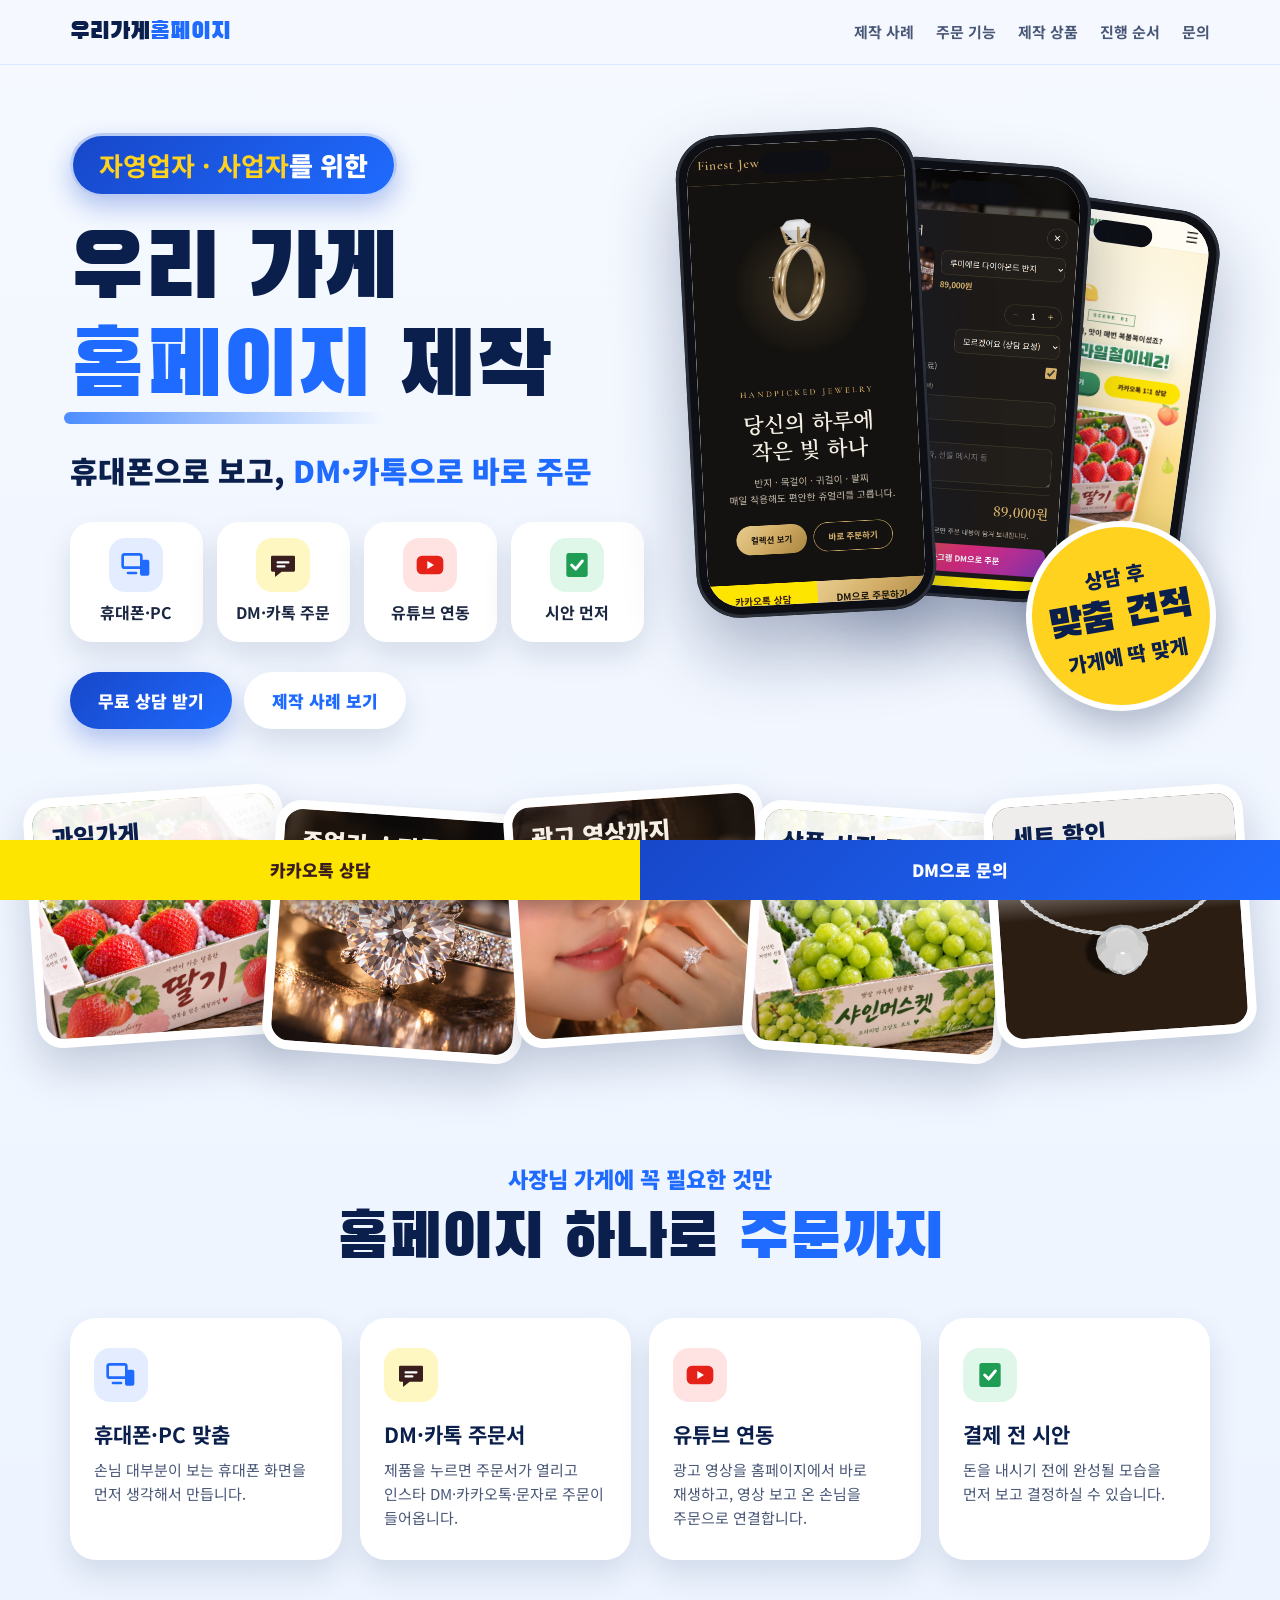
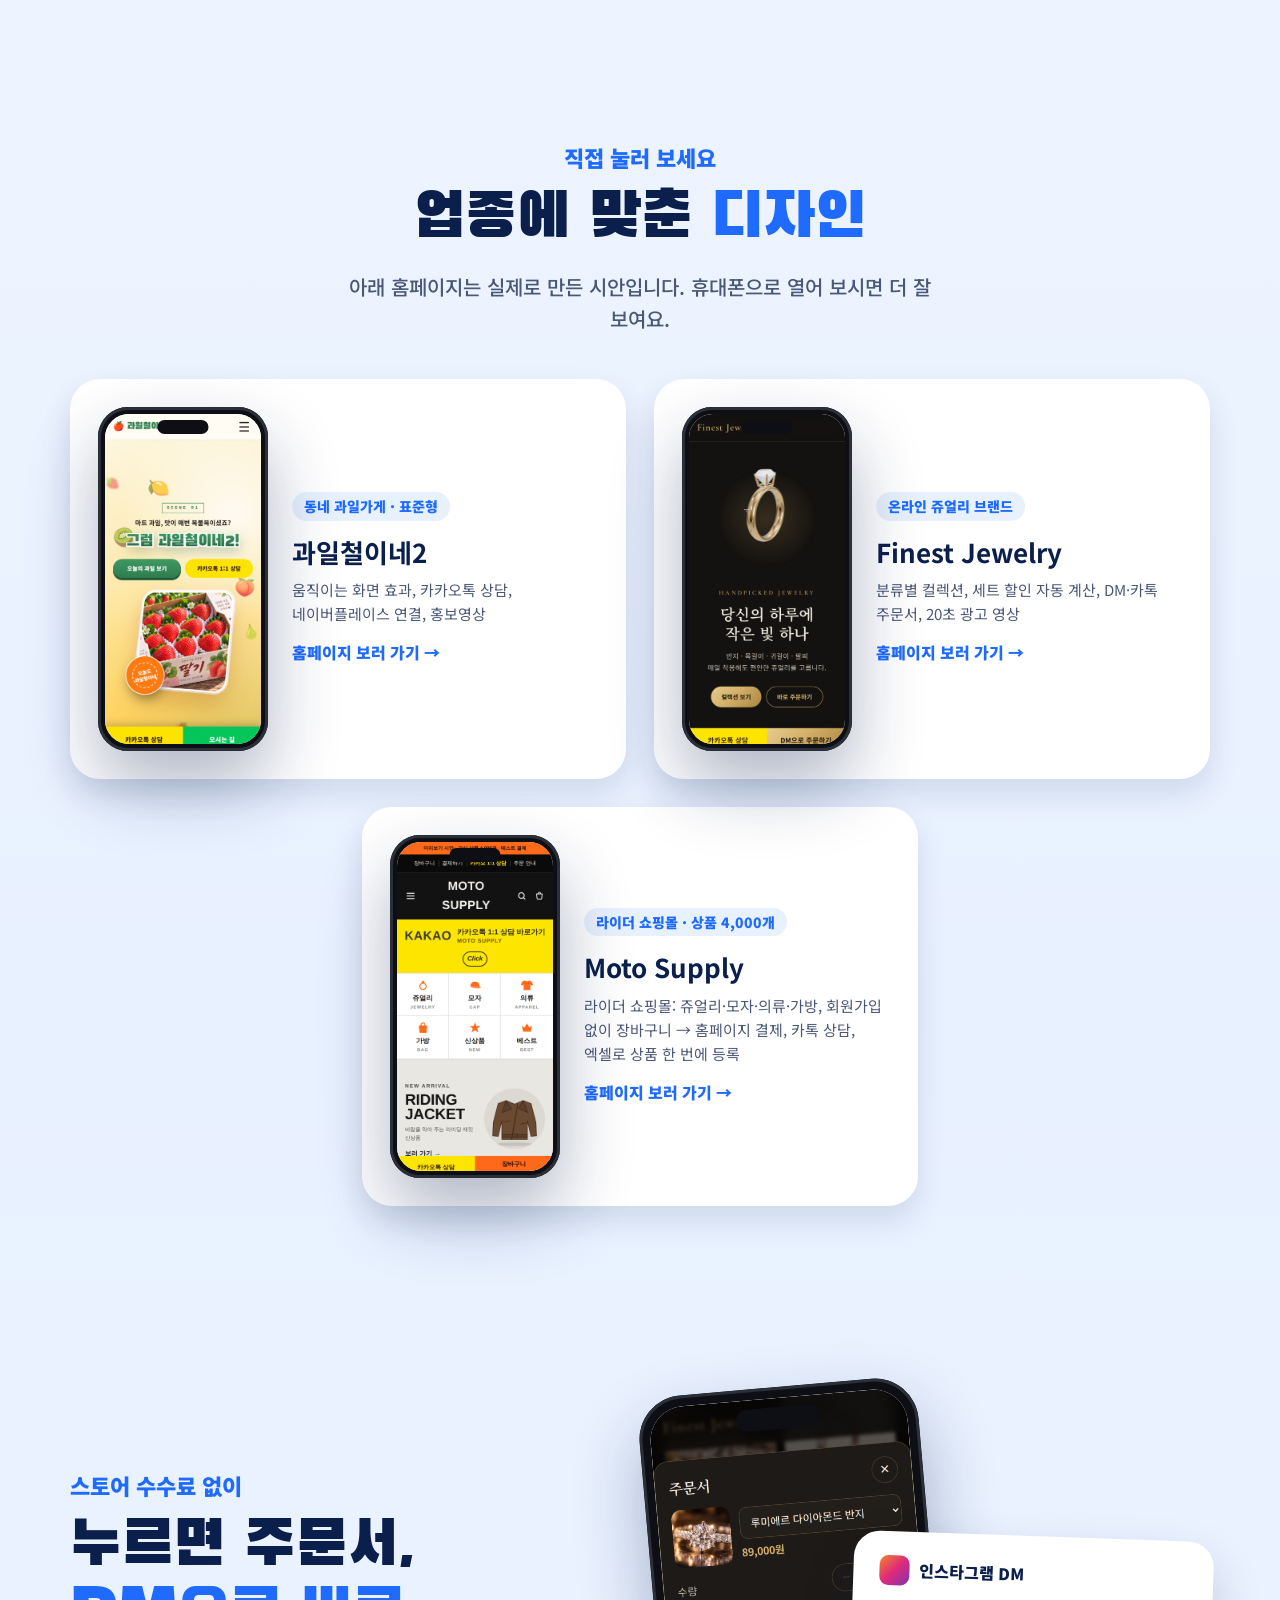
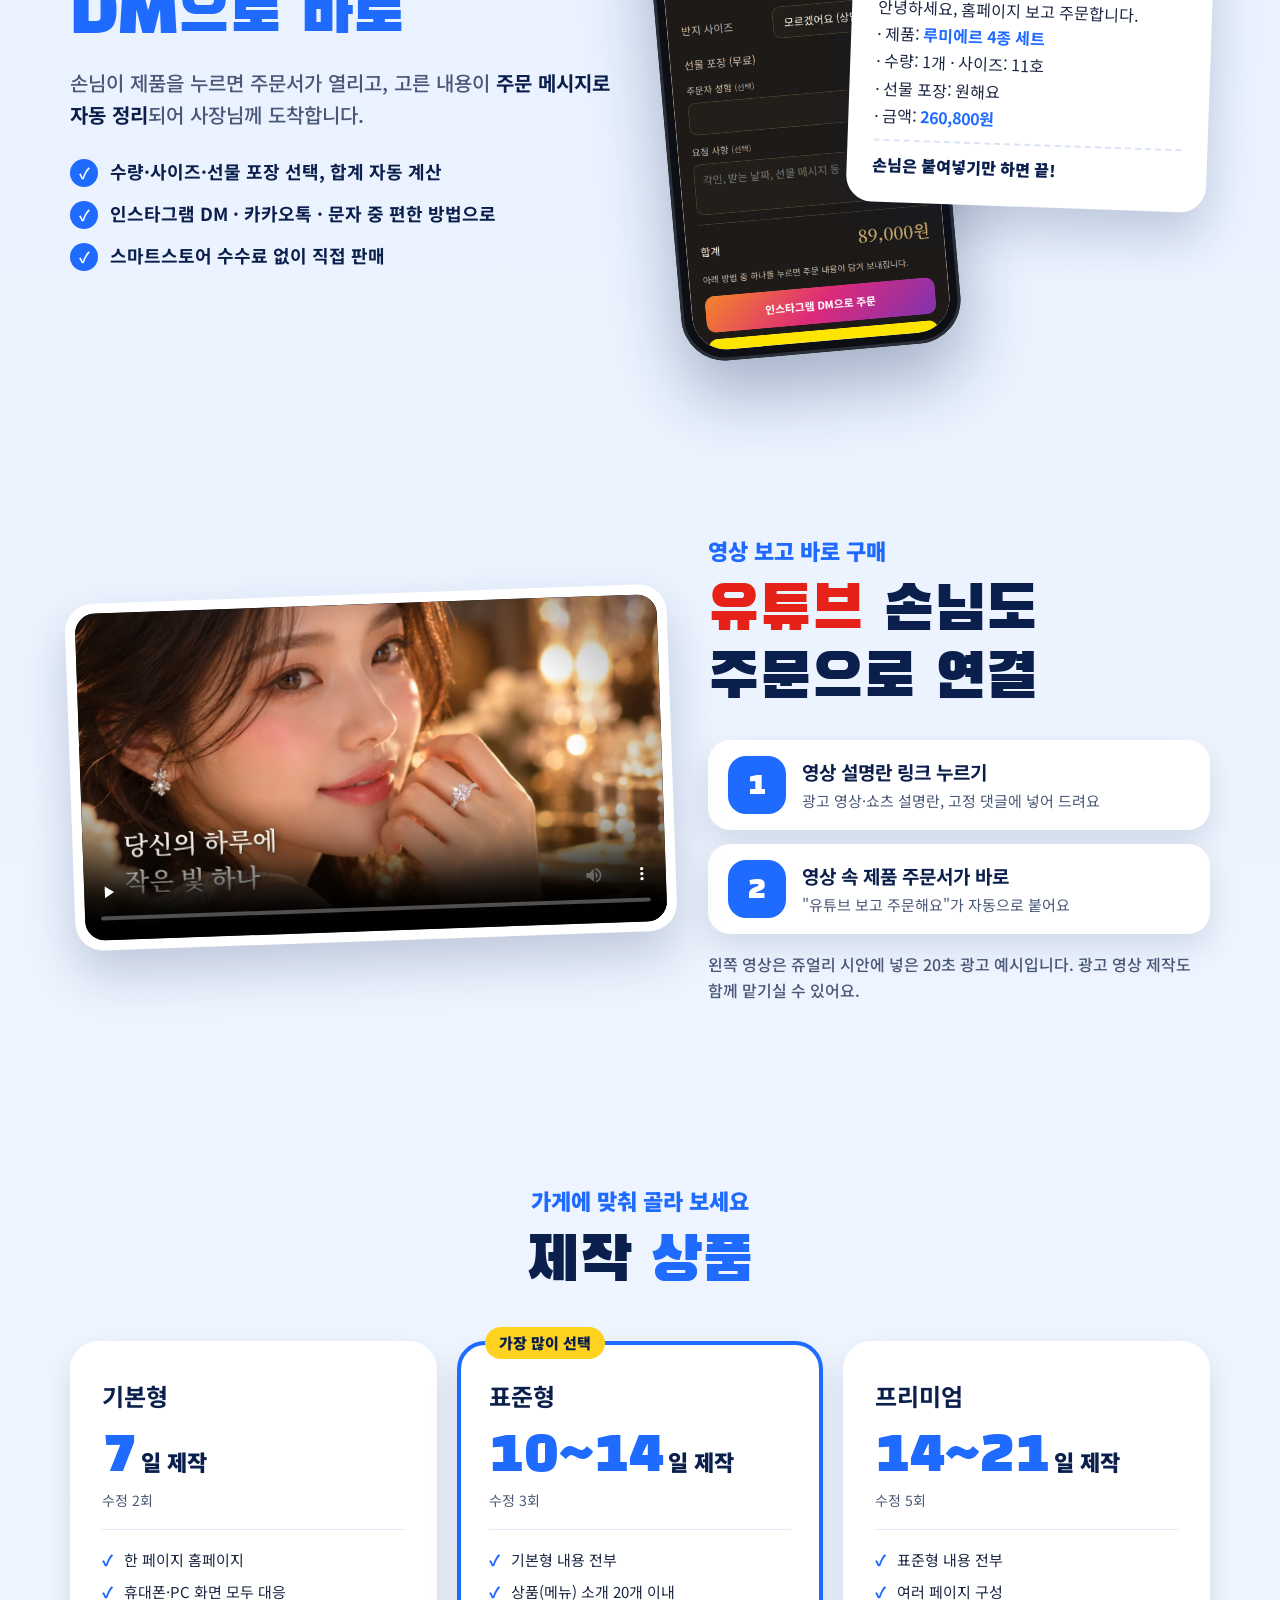
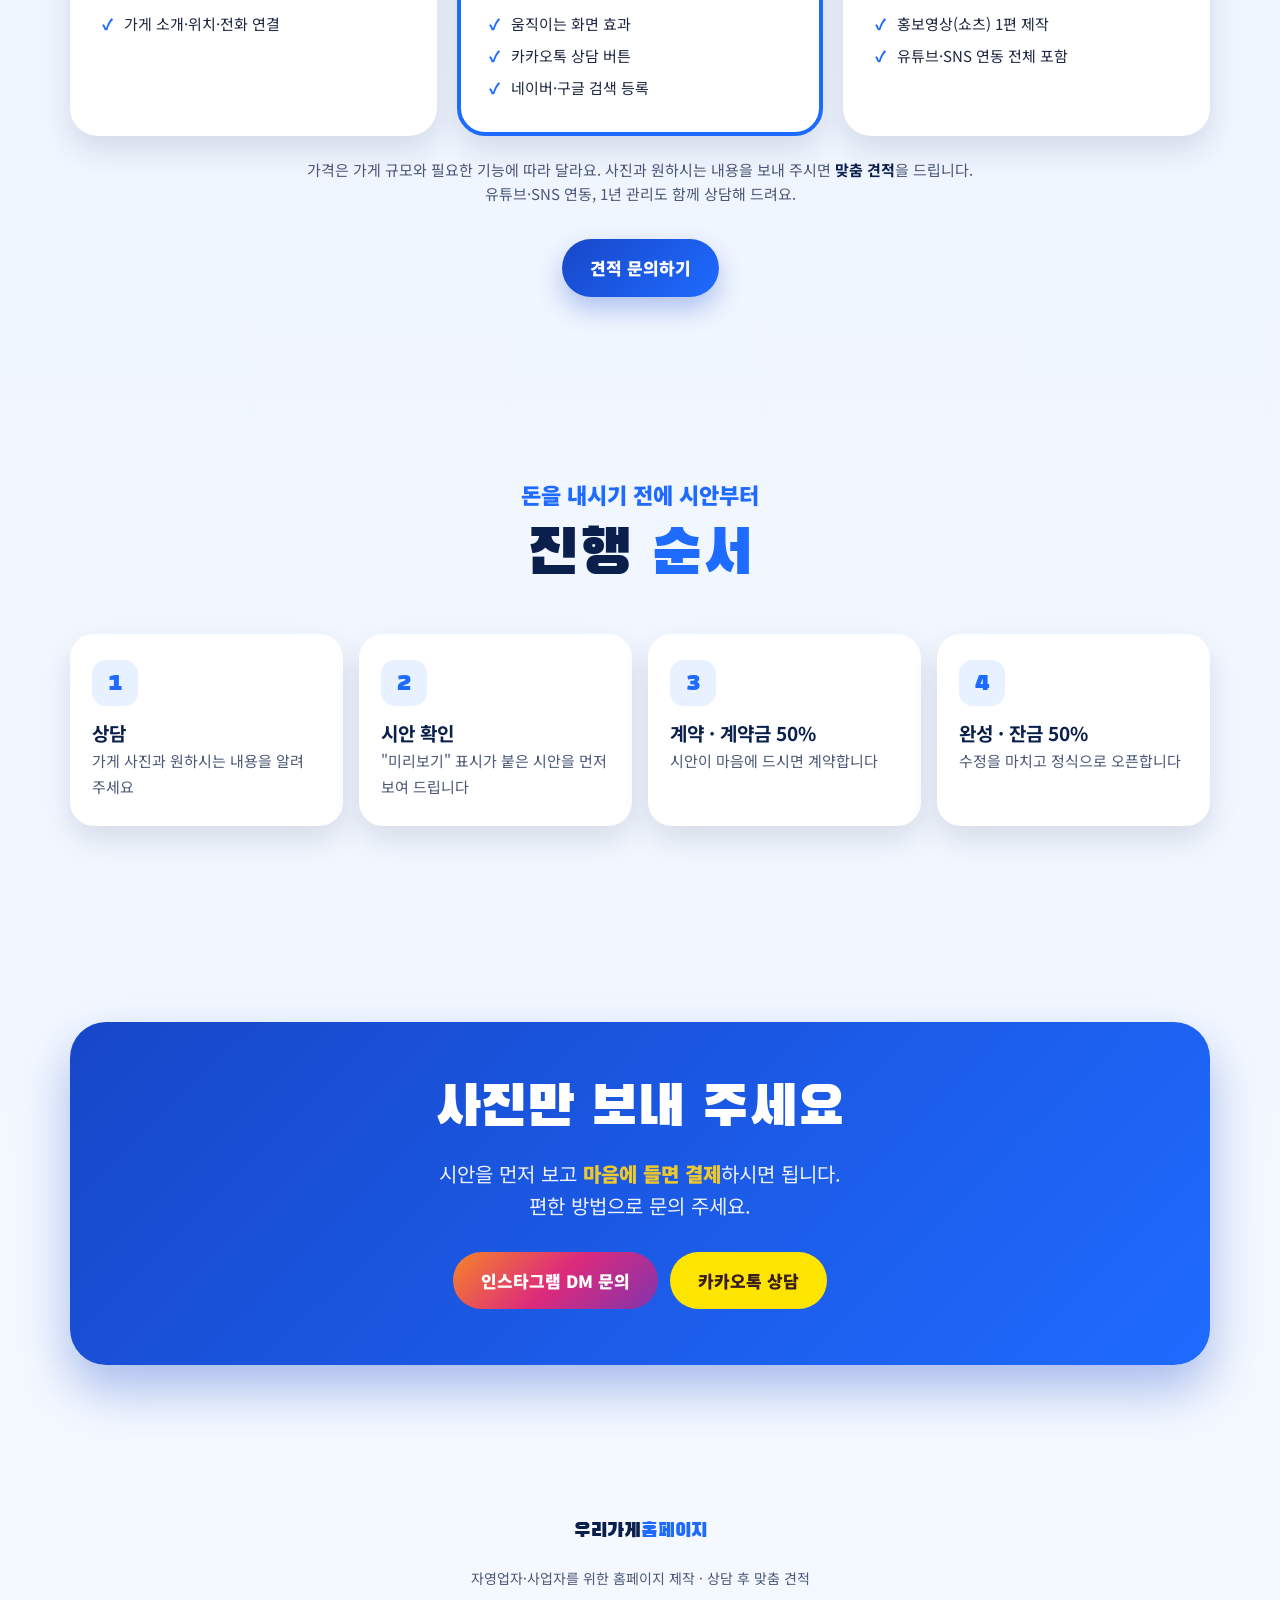
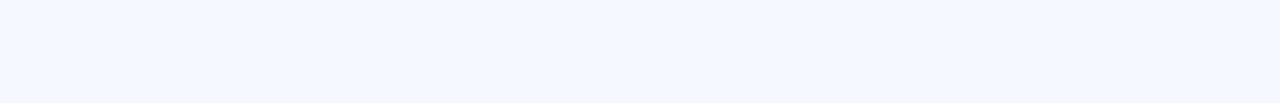
<file: index.html>
<!DOCTYPE html>
<html lang="ko">
<head>
<meta charset="UTF-8" />
<!-- 첫 화면: 홈페이지 제작 서비스 소개 (카드뉴스·배너와 같은 디자인) · 과일철이네2 시안은 preview/ 에 있습니다 -->
<meta name="viewport" content="width=device-width, initial-scale=1.0, viewport-fit=cover" />
<title>우리 가게 홈페이지 제작 | 휴대폰으로 보고 DM·카톡으로 바로 주문</title>
<meta name="description" content="자영업자·사업자를 위한 홈페이지 제작. 휴대폰·PC 맞춤, DM·카톡 주문서, 유튜브 연동. 결제 전에 시안부터 확인하세요. 가게에 맞춰 견적을 드립니다." />
<meta name="theme-color" content="#1f6bff" />
<meta property="og:type" content="website" />
<meta property="og:title" content="우리 가게 홈페이지 제작" />
<meta property="og:description" content="휴대폰으로 보고, DM·카톡으로 바로 주문받는 홈페이지. 결제 전에 시안부터 확인하세요." />
<meta property="og:image" content="https://okaissem.github.io/cardnews/00-banner.png" />
<meta property="og:url" content="https://okaissem.github.io/" />
<link rel="canonical" href="https://okaissem.github.io/" />
<meta property="og:locale" content="ko_KR" />
<link rel="icon" href="data:image/svg+xml,%3Csvg xmlns='http://www.w3.org/2000/svg' viewBox='0 0 100 100'%3E%3Ctext y='.9em' font-size='90'%3E%F0%9F%92%BB%3C/text%3E%3C/svg%3E" />

<link rel="preconnect" href="https://fonts.googleapis.com" />
<link rel="preconnect" href="https://fonts.gstatic.com" crossorigin />
<link href="https://fonts.googleapis.com/css2?family=Black+Han+Sans&family=Noto+Sans+KR:wght@400;500;700;900&display=swap" rel="stylesheet" />

<style>
  :root {
    --navy: #0b1f4d;
    --ink: #1c2742;
    --soft: #4a5878;
    --blue: #1f6bff;
    --blue-deep: #1747c9;
    --blue-2: #4c8dff;
    --sky: #e8f1ff;
    --sky-2: #cfe2ff;
    --yellow: #ffd21f;
    --kakao: #fee500;
    --kakao-text: #3a1d1d;
    --white: #fff;
    --display: "Black Han Sans", "Noto Sans KR", "Apple SD Gothic Neo", sans-serif;
    --body: "Noto Sans KR", "Apple SD Gothic Neo", "Malgun Gothic", sans-serif;
    --shadow: 0 14px 30px rgba(11, 31, 77, 0.12);
    --bar: 60px;
  }
  * { box-sizing: border-box; }
  [hidden] { display: none !important; }
  html { scroll-behavior: smooth; }
  body {
    margin: 0; font-family: var(--body); color: var(--ink); line-height: 1.6; word-break: keep-all;
    background: linear-gradient(180deg, #f5f9ff 0%, var(--sky) 40%, #f5f9ff 100%);
    padding-bottom: calc(var(--bar) + env(safe-area-inset-bottom));
  }
  a { color: inherit; }
  img { max-width: 100%; display: block; }
  .wrap { max-width: 1180px; margin: 0 auto; padding: 0 20px; }

  /* ---------- 머리글 ---------- */
  .header { position: sticky; top: 0; z-index: 20; background: rgba(245, 249, 255, 0.85); backdrop-filter: blur(10px); border-bottom: 1px solid rgba(31, 107, 255, 0.12); }
  .header .wrap { display: flex; align-items: center; justify-content: space-between; height: 64px; }
  .logo { font-family: var(--display); font-size: 24px; color: var(--navy); text-decoration: none; }
  .logo span { color: var(--blue); }
  .nav { display: flex; gap: 22px; font-weight: 700; font-size: 15px; }
  .nav a { text-decoration: none; color: var(--soft); }
  .nav a:hover { color: var(--blue); }
  @media (max-width: 720px) { .nav { display: none; } }

  /* ---------- 공통 ---------- */
  .pill {
    display: inline-block; background: linear-gradient(135deg, var(--blue-deep), var(--blue)); color: var(--white);
    font-weight: 900; border-radius: 999px; border: 3px solid rgba(255, 255, 255, 0.7);
    box-shadow: 0 10px 24px rgba(23, 71, 201, 0.3); padding: 8px 26px; font-size: clamp(17px, 2.4vw, 26px);
  }
  .pill b { color: var(--yellow); }
  .display { font-family: var(--display); font-weight: 400; color: var(--navy); line-height: 1.1; margin: 0; position: relative; z-index: 0; }
  .display .hl { color: var(--blue); }
  .underline { position: relative; display: inline-block; }
  .underline::after {
    content: ""; position: absolute; left: -2%; right: -4%; bottom: -4px; height: 0.13em;
    background: linear-gradient(90deg, var(--blue-2), rgba(76, 141, 255, 0)); border-radius: 999px; z-index: -1;
  }
  .btn {
    display: inline-flex; align-items: center; justify-content: center; gap: 8px; padding: 15px 28px; border-radius: 999px;
    font: inherit; font-weight: 900; font-size: 17px; text-decoration: none; cursor: pointer; border: 0; transition: transform 0.2s, filter 0.2s;
  }
  .btn:hover { transform: translateY(-2px); filter: brightness(1.05); }
  .btn-blue { background: linear-gradient(135deg, var(--blue-deep), var(--blue)); color: var(--white); box-shadow: 0 12px 26px rgba(23, 71, 201, 0.3); }
  .btn-white { background: var(--white); color: var(--blue); box-shadow: var(--shadow); }
  .btn-kakao { background: var(--kakao); color: var(--kakao-text); }
  .btn-dm { background: linear-gradient(135deg, #f58529, #dd2a7b 50%, #8134af); color: var(--white); }

  section { padding: 90px 0; }
  .kicker { font-weight: 900; color: var(--blue); font-size: clamp(17px, 2.2vw, 22px); margin: 0 0 10px; }
  .title { font-size: clamp(36px, 6vw, 62px); }
  .lead { font-size: clamp(16px, 2vw, 20px); color: var(--soft); font-weight: 500; margin: 18px 0 0; }
  .lead b { color: var(--navy); }
  .center { text-align: center; }
  .center .lead { max-width: 640px; margin-left: auto; margin-right: auto; }

  /* 휴대폰 틀 */
  .phone { background: #0d0f14; border-radius: 44px; padding: 11px; box-shadow: 0 34px 70px rgba(11, 31, 77, 0.32), inset 0 0 0 3px #2b2f38; position: relative; }
  .phone::before { content: ""; position: absolute; top: 20px; left: 50%; width: 30%; height: 22px; transform: translateX(-50%); background: #0d0f14; border-radius: 999px; z-index: 2; }
  .phone .screen { border-radius: 34px; overflow: hidden; background: #fff; aspect-ratio: 9 / 19; }
  .phone img { width: 100%; height: 100%; object-fit: cover; object-position: top; }

  /* ---------- 첫 화면 (배너) ---------- */
  .hero { padding: 56px 0 30px; overflow: hidden; }
  .hero .wrap { display: grid; grid-template-columns: 1.05fr 1fr; gap: 20px; align-items: center; }
  .hero h1 { font-size: clamp(46px, 7vw, 96px); margin-top: 26px; }
  .nowrap { white-space: nowrap; }
  .hero .sub { font-size: clamp(19px, 2.6vw, 30px); font-weight: 900; color: var(--navy); margin: 26px 0 0; }
  .hero .sub span { color: var(--blue); }
  .chips { display: grid; grid-template-columns: repeat(4, 1fr); gap: 14px; margin-top: 28px; max-width: 640px; }
  .chip { background: var(--white); border-radius: 22px; box-shadow: var(--shadow); display: grid; justify-items: center; gap: 8px; padding: 16px 8px; font-weight: 700; font-size: 16px; text-align: center; }
  .ico { width: 54px; height: 54px; border-radius: 16px; display: grid; place-items: center; }
  .ico svg { width: 32px; height: 32px; }
  .hero-cta { display: flex; flex-wrap: wrap; gap: 12px; margin-top: 30px; }

  .hero-art { position: relative; height: 620px; }
  .hero-art .phone { position: absolute; }
  .hero-art .p1 { width: 44%; left: 4%; top: 10px; transform: rotate(-3deg); z-index: 3; }
  .hero-art .p2 { width: 40%; left: 36%; top: 40px; transform: rotate(4deg); z-index: 2; }
  .hero-art .p3 { width: 36%; left: 62%; top: 80px; transform: rotate(8deg); z-index: 1; }
  .sticker {
    position: absolute; border-radius: 50%; background: var(--yellow); color: var(--navy); z-index: 4;
    display: grid; place-content: center; text-align: center; font-weight: 900; border: 6px solid var(--white);
    box-shadow: 0 18px 36px rgba(11, 31, 77, 0.28); transform: rotate(-10deg);
  }
  .sticker .big { font-family: var(--display); font-weight: 400; line-height: 1; }
  .hero-art .sticker { width: 190px; height: 190px; right: -6px; bottom: 30px; font-size: 20px; }
  .hero-art .sticker .big { font-size: 40px; margin: 4px 0; }
  @media (max-width: 900px) {
    .hero .wrap { grid-template-columns: 1fr; }
    .hero-art { height: 520px; max-width: 520px; width: 100%; margin: 10px auto 0; }
    .hero-art .sticker { width: 150px; height: 150px; font-size: 16px; }
    .hero-art .sticker .big { font-size: 31px; }
  }
  @media (max-width: 520px) {
    .chips { grid-template-columns: repeat(2, 1fr); gap: 10px; }
    .chip { grid-template-columns: auto 1fr; justify-items: start; align-items: center; padding: 10px 12px; font-size: 15px; }
    .chip .ico { width: 42px; height: 42px; border-radius: 12px; }
    .chip .ico svg { width: 26px; height: 26px; }
    .hero-art { height: 420px; }
  }

  /* 사진 카드 띠 */
  .tiles { display: flex; gap: 0; padding: 20px 0 30px; overflow-x: auto; scroll-snap-type: x mandatory; scrollbar-width: none; }
  .tiles::-webkit-scrollbar { display: none; }
  .tile {
    flex: 0 0 260px; height: 250px; margin: 0 -10px; scroll-snap-align: center;
    background: var(--white); border-radius: 26px; padding: 9px; box-shadow: 0 20px 44px rgba(11, 31, 77, 0.2);
  }
  .tile:nth-child(odd) { transform: rotate(-4deg); }
  .tile:nth-child(even) { transform: rotate(4deg) translateY(16px); }
  .tile .pic { position: relative; height: 100%; border-radius: 18px; overflow: hidden; }
  .tile img { width: 100%; height: 100%; object-fit: cover; }
  .tile .cap { position: absolute; inset: 0 0 auto; padding: 16px 18px 50px; font-weight: 900; font-size: 24px; line-height: 1.25; color: var(--navy); background: linear-gradient(180deg, rgba(255, 255, 255, 0.92) 35%, rgba(255, 255, 255, 0)); }
  .tile .cap small { display: block; font-size: 15px; font-weight: 700; color: var(--soft); }
  .tile .cap.dark { color: #f5efe4; background: linear-gradient(180deg, rgba(10, 10, 10, 0.78) 35%, rgba(10, 10, 10, 0)); }
  .tile .cap.dark small { color: #d4b06a; }
  @media (min-width: 1200px) { .tiles { justify-content: center; overflow: visible; } }

  /* ---------- 할 수 있는 것 ---------- */
  .features { display: grid; grid-template-columns: repeat(4, 1fr); gap: 18px; margin-top: 44px; }
  .feature { background: var(--white); border-radius: 26px; padding: 30px 24px; box-shadow: var(--shadow); text-align: left; }
  .feature .ico { margin-bottom: 16px; }
  .feature b { display: block; font-size: 21px; color: var(--navy); margin-bottom: 6px; }
  .feature p { margin: 0; color: var(--soft); font-size: 15px; }
  @media (max-width: 900px) { .features { grid-template-columns: 1fr 1fr; } }
  @media (max-width: 520px) { .features { grid-template-columns: 1fr; } }

  /* ---------- 제작 사례 ---------- */
  .works { display: grid; grid-template-columns: 1fr 1fr; gap: 28px; margin-top: 44px; }
  .work { background: var(--white); border-radius: 30px; padding: 28px; box-shadow: var(--shadow); display: grid; grid-template-columns: 170px 1fr; gap: 24px; align-items: center; text-decoration: none; transition: transform 0.25s; }
  .work:hover { transform: translateY(-6px); }
  .work .phone { border-radius: 30px; padding: 7px; }
  .work .phone::before { top: 13px; height: 14px; }
  .work .phone .screen { border-radius: 24px; }
  .work .tag { display: inline-block; font-size: 14px; font-weight: 900; color: var(--blue); background: var(--sky); border-radius: 999px; padding: 3px 12px; }
  .work b { display: block; font-size: 26px; color: var(--navy); margin: 10px 0 6px; }
  .work p { margin: 0 0 14px; color: var(--soft); font-size: 15px; }
  .work .go { font-weight: 900; color: var(--blue); }
  @media (min-width: 901px) { .work:last-child:nth-child(odd) { grid-column: 1 / -1; justify-self: center; width: calc(50% - 14px); } }
  @media (max-width: 900px) { .works { grid-template-columns: 1fr; } }
  @media (max-width: 480px) { .work { grid-template-columns: 120px 1fr; padding: 20px; gap: 16px; } .work b { font-size: 21px; } }

  /* ---------- 주문 흐름 ---------- */
  .split { display: grid; grid-template-columns: 1fr 1fr; gap: 40px; align-items: center; }
  .split-art { position: relative; min-height: 560px; }
  .split-art .phone { width: 280px; transform: rotate(-5deg); }
  .bubble {
    position: absolute; right: 0; top: 150px; width: min(360px, 70%); transform: rotate(2deg);
    background: var(--white); border-radius: 26px; padding: 24px 26px; box-shadow: 0 24px 50px rgba(11, 31, 77, 0.2); font-size: 16px; line-height: 1.7;
  }
  .bubble b { color: var(--blue); }
  .bubble .who { display: flex; align-items: center; gap: 10px; font-weight: 900; color: var(--navy); margin-bottom: 8px; }
  .bubble .who i { width: 30px; height: 30px; border-radius: 9px; background: linear-gradient(135deg, #f58529, #dd2a7b 50%, #8134af); }
  .bubble .end { margin-top: 10px; padding-top: 10px; border-top: 2px dashed #dbe4f5; font-weight: 900; color: var(--navy); }
  .checks { list-style: none; padding: 0; margin: 26px 0 0; display: grid; gap: 12px; }
  .checks li { display: flex; gap: 12px; align-items: flex-start; font-size: 18px; font-weight: 700; color: var(--navy); }
  .checks li::before { content: "✓"; flex: none; width: 28px; height: 28px; border-radius: 50%; background: var(--blue); color: var(--white); display: grid; place-items: center; font-size: 15px; margin-top: 2px; }
  @media (max-width: 900px) {
    .split { grid-template-columns: 1fr; }
    .split-art { min-height: 480px; max-width: 520px; width: 100%; margin: 0 auto; }
    .split-art .phone { width: 230px; }
    .bubble { top: 120px; font-size: 15px; }
  }

  /* 유튜브 */
  .yt { display: grid; grid-template-columns: 1.2fr 1fr; gap: 36px; align-items: center; }
  .yt-video { background: var(--white); padding: 10px; border-radius: 28px; box-shadow: 0 24px 50px rgba(11, 31, 77, 0.2); transform: rotate(-2deg); }
  .yt-video video { width: 100%; border-radius: 20px; display: block; background: #000; aspect-ratio: 16 / 9; }
  .steps { display: grid; gap: 14px; margin-top: 26px; }
  .step { display: grid; grid-template-columns: 58px 1fr; gap: 16px; align-items: center; background: var(--white); border-radius: 22px; padding: 16px 20px; box-shadow: var(--shadow); }
  .step .n { width: 58px; height: 58px; border-radius: 18px; background: var(--blue); color: var(--white); font-family: var(--display); font-size: 30px; display: grid; place-items: center; }
  .step b { display: block; font-size: 19px; color: var(--navy); }
  .step span { font-size: 15px; color: var(--soft); }
  @media (max-width: 900px) { .yt { grid-template-columns: 1fr; } }

  /* ---------- 가격 ---------- */
  .plans { display: grid; grid-template-columns: repeat(3, 1fr); gap: 20px; margin-top: 44px; align-items: stretch; }
  .plan { position: relative; background: var(--white); border-radius: 28px; padding: 32px 28px; box-shadow: var(--shadow); border: 4px solid transparent; text-align: left; }
  .plan.best { border-color: var(--blue); }
  .plan .tag { position: absolute; top: -18px; left: 24px; background: var(--yellow); color: var(--navy); font-weight: 900; font-size: 15px; padding: 4px 14px; border-radius: 999px; }
  .plan b { font-size: 24px; color: var(--navy); }
  .plan .price { font-family: var(--display); font-size: 58px; color: var(--blue); line-height: 1.1; margin: 8px 0 2px; }
  .plan .price small { font-family: var(--body); font-weight: 900; font-size: 22px; color: var(--navy); margin-left: 4px; }
  .plan .meta { color: var(--soft); font-size: 14px; }
  .plan ul { list-style: none; padding: 0; margin: 18px 0 0; display: grid; gap: 8px; border-top: 1px solid #e3ebf8; padding-top: 18px; }
  .plan li { font-size: 15px; color: var(--ink); padding-left: 22px; position: relative; }
  .plan li::before { content: "✓"; position: absolute; left: 0; color: var(--blue); font-weight: 900; }
  .price-note { margin-top: 22px; color: var(--soft); font-size: 15px; }
  @media (max-width: 900px) { .plans { grid-template-columns: 1fr; max-width: 480px; margin-left: auto; margin-right: auto; } }

  /* ---------- 진행 순서 ---------- */
  .process { display: grid; grid-template-columns: repeat(4, 1fr); gap: 16px; margin-top: 44px; counter-reset: s; }
  .process li { list-style: none; background: var(--white); border-radius: 24px; padding: 26px 22px; box-shadow: var(--shadow); counter-increment: s; text-align: left; }
  .process li::before { content: counter(s); display: grid; place-items: center; width: 46px; height: 46px; border-radius: 14px; background: var(--sky); color: var(--blue); font-family: var(--display); font-size: 24px; margin-bottom: 12px; }
  .process b { display: block; font-size: 19px; color: var(--navy); }
  .process span { font-size: 15px; color: var(--soft); }
  .process { padding: 0; }
  @media (max-width: 900px) { .process { grid-template-columns: 1fr 1fr; } }

  /* ---------- 문의 ---------- */
  .contact-box {
    background: linear-gradient(135deg, var(--blue-deep), var(--blue)); color: var(--white); border-radius: 36px; padding: 56px 40px;
    text-align: center; box-shadow: 0 24px 50px rgba(23, 71, 201, 0.35); position: relative; overflow: hidden;
  }
  .contact-box h2 { font-family: var(--display); font-weight: 400; font-size: clamp(34px, 6vw, 56px); margin: 0; line-height: 1.15; }
  .contact-box p { font-size: clamp(16px, 2vw, 20px); opacity: 0.92; margin: 16px 0 0; }
  .contact-box em { font-style: normal; color: var(--yellow); font-weight: 900; }
  .contact-actions { display: flex; flex-wrap: wrap; justify-content: center; gap: 12px; margin-top: 30px; }

  .footer { text-align: center; padding: 40px 20px; color: var(--soft); font-size: 14px; }
  .footer .logo { font-size: 20px; }

  /* 아래 고정 버튼 */
  .bottom-bar { position: fixed; left: 0; right: 0; bottom: 0; z-index: 30; display: grid; grid-template-columns: 1fr 1fr; height: calc(var(--bar) + env(safe-area-inset-bottom)); padding-bottom: env(safe-area-inset-bottom); }
  .bottom-bar a { display: grid; place-items: center; font-weight: 900; font-size: 17px; text-decoration: none; }
  .bottom-bar .b1 { background: var(--kakao); color: var(--kakao-text); }
  .bottom-bar .b2 { background: linear-gradient(135deg, var(--blue-deep), var(--blue)); color: var(--white); }

  .toast {
    position: fixed; left: 50%; bottom: calc(var(--bar) + 20px + env(safe-area-inset-bottom)); z-index: 50;
    transform: translate(-50%, 20px); opacity: 0; pointer-events: none; transition: 0.3s;
    background: var(--navy); color: var(--white); font-size: 15px; font-weight: 700; padding: 12px 20px; border-radius: 14px;
    width: max-content; max-width: calc(100vw - 32px); text-align: center; box-shadow: 0 10px 26px rgba(0, 0, 0, 0.3);
  }
  .toast.shown { opacity: 1; transform: translate(-50%, 0); }

  /* 스크롤하면 나타나기 */
  .reveal { opacity: 0; transform: translateY(36px); transition: opacity 0.8s ease, transform 0.8s ease; }
  .reveal.shown { opacity: 1; transform: none; }
  @media (prefers-reduced-motion: reduce) {
    html { scroll-behavior: auto; }
    .reveal { opacity: 1; transform: none; transition: none; }
  }
</style>
</head>
<body>

<svg width="0" height="0" style="position:absolute" aria-hidden="true">
  <defs>
    <symbol id="i-device" viewBox="0 0 24 24"><rect x="2" y="4" width="14" height="10" rx="1.5" fill="none" stroke="currentColor" stroke-width="2"/><path d="M6 18h6" stroke="currentColor" stroke-width="2" stroke-linecap="round"/><rect x="15" y="8" width="7" height="12" rx="1.5" fill="currentColor"/></symbol>
    <symbol id="i-chat" viewBox="0 0 24 24"><path d="M4 5h16a1 1 0 0 1 1 1v10a1 1 0 0 1-1 1h-9l-5 4v-4H4a1 1 0 0 1-1-1V6a1 1 0 0 1 1-1z" fill="currentColor"/><path d="M8 10h8M8 13h5" stroke="#fff" stroke-width="1.8" stroke-linecap="round"/></symbol>
    <symbol id="i-play" viewBox="0 0 24 24"><rect x="2" y="5" width="20" height="14" rx="4" fill="currentColor"/><path d="M10 9l5 3-5 3z" fill="#fff"/></symbol>
    <symbol id="i-check" viewBox="0 0 24 24"><rect x="4" y="3" width="16" height="18" rx="2" fill="currentColor"/><path d="M8 12l3 3 5-6" fill="none" stroke="#fff" stroke-width="2.2" stroke-linecap="round" stroke-linejoin="round"/></symbol>
  </defs>
</svg>

<header class="header">
  <div class="wrap">
    <a class="logo" href="#top">우리가게<span>홈페이지</span></a>
    <nav class="nav" aria-label="메뉴">
      <a href="#works">제작 사례</a>
      <a href="#order">주문 기능</a>
      <a href="#price">제작 상품</a>
      <a href="#process">진행 순서</a>
      <a href="#contact">문의</a>
    </nav>
  </div>
</header>

<main id="top">

  <!-- 첫 화면: 카드뉴스 배너와 같은 구성 -->
  <section class="hero">
    <div class="wrap">
      <div>
        <span class="pill"><b>자영업자 · 사업자</b>를 위한</span>
        <h1 class="display">우리 가게<br /><span class="nowrap"><span class="hl underline">홈페이지</span> 제작</span></h1>
        <p class="sub">휴대폰으로 보고, <span>DM·카톡으로 바로 주문</span></p>
        <div class="chips">
          <div class="chip"><span class="ico" style="background:#e3edff;color:var(--blue)"><svg><use href="#i-device"/></svg></span>휴대폰·PC</div>
          <div class="chip"><span class="ico" style="background:#fff7c2;color:#3a1d1d"><svg><use href="#i-chat"/></svg></span>DM·카톡 주문</div>
          <div class="chip"><span class="ico" style="background:#ffe3e3;color:#e62117"><svg><use href="#i-play"/></svg></span>유튜브 연동</div>
          <div class="chip"><span class="ico" style="background:#dff7e8;color:#1f9d55"><svg><use href="#i-check"/></svg></span>시안 먼저</div>
        </div>
        <div class="hero-cta">
          <a class="btn btn-blue" href="#contact">무료 상담 받기</a>
          <a class="btn btn-white" href="#works">제작 사례 보기</a>
        </div>
      </div>
      <div class="hero-art" aria-hidden="true">
        <div class="phone p3"><div class="screen"><img src="cardnews/src/shots/fruit-m.png" alt="" /></div></div>
        <div class="phone p2"><div class="screen"><img src="cardnews/src/shots/jw-m-order.png" alt="" style="object-position:50% 20%" /></div></div>
        <div class="phone p1"><div class="screen"><img src="cardnews/src/shots/jw-m.png" alt="" /></div></div>
        <div class="sticker"><span>상담 후</span><span class="big">맞춤 견적</span><span>가게에 딱 맞게</span></div>
      </div>
    </div>
  </section>

  <!-- 사진 카드 띠 -->
  <div class="tiles" aria-hidden="true">
    <div class="tile"><div class="pic"><img src="public/images/fruits/17-strawberry.jpg" alt="" loading="lazy" /><div class="cap">과일가게<small>오늘의 과일·선물세트</small></div></div></div>
    <div class="tile"><div class="pic"><img src="jewelry/images/01-solitaire-ring-photo.jpg" alt="" loading="lazy" /><div class="cap dark">쥬얼리 쇼핑몰<small>분류별 컬렉션</small></div></div></div>
    <div class="tile"><div class="pic"><img src="jewelry/video/finest-jewelry-ad-photo-poster.jpg" alt="" loading="lazy" style="object-position:62% 30%;transform:scale(1.35);transform-origin:60% 30%" /><div class="cap dark">광고 영상까지<small>유튜브·릴스용</small></div></div></div>
    <div class="tile"><div class="pic"><img src="public/images/fruits/16-shine-muscat.jpg" alt="" loading="lazy" /><div class="cap">상품 사진 그대로<small>사진만 보내 주세요</small></div></div></div>
    <div class="tile"><div class="pic"><img src="jewelry/images/13-lumiere-necklace.jpg" alt="" loading="lazy" /><div class="cap">세트 할인<small>자동 계산</small></div></div></div>
  </div>

  <!-- 할 수 있는 것 -->
  <section class="reveal" id="features">
    <div class="wrap center">
      <p class="kicker">사장님 가게에 꼭 필요한 것만</p>
      <h2 class="display title">홈페이지 하나로 <span class="hl">주문까지</span></h2>
      <div class="features">
        <div class="feature"><span class="ico" style="background:#e3edff;color:var(--blue)"><svg><use href="#i-device"/></svg></span><b>휴대폰·PC 맞춤</b><p>손님 대부분이 보는 휴대폰 화면을 먼저 생각해서 만듭니다.</p></div>
        <div class="feature"><span class="ico" style="background:#fff7c2;color:#3a1d1d"><svg><use href="#i-chat"/></svg></span><b>DM·카톡 주문서</b><p>제품을 누르면 주문서가 열리고 인스타 DM·카카오톡·문자로 주문이 들어옵니다.</p></div>
        <div class="feature"><span class="ico" style="background:#ffe3e3;color:#e62117"><svg><use href="#i-play"/></svg></span><b>유튜브 연동</b><p>광고 영상을 홈페이지에서 바로 재생하고, 영상 보고 온 손님을 주문으로 연결합니다.</p></div>
        <div class="feature"><span class="ico" style="background:#dff7e8;color:#1f9d55"><svg><use href="#i-check"/></svg></span><b>결제 전 시안</b><p>돈을 내시기 전에 완성될 모습을 먼저 보고 결정하실 수 있습니다.</p></div>
      </div>
    </div>
  </section>

  <!-- 제작 사례 -->
  <section class="reveal" id="works">
    <div class="wrap center">
      <p class="kicker">직접 눌러 보세요</p>
      <h2 class="display title">업종에 맞춘 <span class="hl">디자인</span></h2>
      <p class="lead">아래 홈페이지는 실제로 만든 시안입니다. 휴대폰으로 열어 보시면 더 잘 보여요.</p>
      <div class="works">
        <a class="work" href="preview/">
          <div class="phone"><div class="screen"><img src="cardnews/src/shots/fruit-m.png" alt="과일철이네2 홈페이지 화면" loading="lazy" /></div></div>
          <div style="text-align:left"><span class="tag">동네 과일가게 · 표준형</span><b>과일철이네2</b><p>움직이는 화면 효과, 카카오톡 상담, 네이버플레이스 연결, 홍보영상</p><span class="go">홈페이지 보러 가기 →</span></div>
        </a>
        <a class="work" href="jewelry/">
          <div class="phone"><div class="screen"><img src="cardnews/src/shots/jw-m.png" alt="Finest Jewelry 홈페이지 화면" loading="lazy" /></div></div>
          <div style="text-align:left"><span class="tag">온라인 쥬얼리 브랜드</span><b>Finest Jewelry</b><p>분류별 컬렉션, 세트 할인 자동 계산, DM·카톡 주문서, 20초 광고 영상</p><span class="go">홈페이지 보러 가기 →</span></div>
        </a>
        <a class="work" href="shop/">
          <div class="phone"><div class="screen"><img src="cardnews/src/shots/shop-m.png" alt="4종목 쇼핑몰 홈페이지 화면" loading="lazy" /></div></div>
          <div style="text-align:left"><span class="tag">라이더 쇼핑몰 · 상품 4,000개</span><b>Moto Supply</b><p>라이더 쇼핑몰: 쥬얼리·모자·의류·가방, 회원가입 없이 장바구니 → 홈페이지 결제, 카톡 상담, 엑셀로 상품 한 번에 등록</p><span class="go">홈페이지 보러 가기 →</span></div>
        </a>
      </div>
    </div>
  </section>

  <!-- 주문 흐름 -->
  <section class="reveal" id="order">
    <div class="wrap split">
      <div>
        <p class="kicker">스토어 수수료 없이</p>
        <h2 class="display title">누르면 주문서,<br /><span class="hl">DM으로 바로</span></h2>
        <p class="lead">손님이 제품을 누르면 주문서가 열리고, 고른 내용이 <b>주문 메시지로 자동 정리</b>되어 사장님께 도착합니다.</p>
        <ul class="checks">
          <li>수량·사이즈·선물 포장 선택, 합계 자동 계산</li>
          <li>인스타그램 DM · 카카오톡 · 문자 중 편한 방법으로</li>
          <li>스마트스토어 수수료 없이 직접 판매</li>
        </ul>
      </div>
      <div class="split-art" aria-hidden="true">
        <div class="phone"><div class="screen"><img src="cardnews/src/shots/jw-m-order.png" alt="" loading="lazy" style="object-position:50% 12%" /></div></div>
        <div class="bubble">
          <div class="who"><i></i>인스타그램 DM</div>
          안녕하세요, 홈페이지 보고 주문합니다.<br />
          · 제품: <b>루미에르 4종 세트</b><br />
          · 수량: 1개 · 사이즈: 11호<br />
          · 선물 포장: 원해요<br />
          · 금액: <b>260,800원</b>
          <div class="end">손님은 붙여넣기만 하면 끝!</div>
        </div>
      </div>
    </div>
  </section>

  <!-- 유튜브 -->
  <section class="reveal" id="youtube">
    <div class="wrap yt">
      <div class="yt-video">
        <video src="jewelry/video/finest-jewelry-ad-photo.mp4" poster="jewelry/video/finest-jewelry-ad-photo-poster.jpg" controls playsinline preload="none" aria-label="광고 영상 예시"></video>
      </div>
      <div>
        <p class="kicker">영상 보고 바로 구매</p>
        <h2 class="display title"><span style="color:#e62117">유튜브</span> 손님도<br />주문으로 연결</h2>
        <div class="steps">
          <div class="step"><span class="n">1</span><div><b>영상 설명란 링크 누르기</b><span>광고 영상·쇼츠 설명란, 고정 댓글에 넣어 드려요</span></div></div>
          <div class="step"><span class="n">2</span><div><b>영상 속 제품 주문서가 바로</b><span>"유튜브 보고 주문해요"가 자동으로 붙어요</span></div></div>
        </div>
        <p class="lead" style="font-size:16px">왼쪽 영상은 쥬얼리 시안에 넣은 20초 광고 예시입니다. 광고 영상 제작도 함께 맡기실 수 있어요.</p>
      </div>
    </div>
  </section>

  <!-- 가격 -->
  <section class="reveal" id="price">
    <div class="wrap center">
      <p class="kicker">가게에 맞춰 골라 보세요</p>
      <h2 class="display title">제작 <span class="hl">상품</span></h2>
      <div class="plans">
        <div class="plan"><b>기본형</b><div class="price">7<small>일 제작</small></div><div class="meta">수정 2회</div>
          <ul><li>한 페이지 홈페이지</li><li>휴대폰·PC 화면 모두 대응</li><li>가게 소개·위치·전화 연결</li></ul></div>
        <div class="plan best"><span class="tag">가장 많이 선택</span><b>표준형</b><div class="price">10~14<small>일 제작</small></div><div class="meta">수정 3회</div>
          <ul><li>기본형 내용 전부</li><li>상품(메뉴) 소개 20개 이내</li><li>움직이는 화면 효과</li><li>카카오톡 상담 버튼</li><li>네이버·구글 검색 등록</li></ul></div>
        <div class="plan"><b>프리미엄</b><div class="price">14~21<small>일 제작</small></div><div class="meta">수정 5회</div>
          <ul><li>표준형 내용 전부</li><li>여러 페이지 구성</li><li>홍보영상(쇼츠) 1편 제작</li><li>유튜브·SNS 연동 전체 포함</li></ul></div>
      </div>
      <p class="price-note">가격은 가게 규모와 필요한 기능에 따라 달라요. 사진과 원하시는 내용을 보내 주시면 <b style="color:var(--navy)">맞춤 견적</b>을 드립니다.<br />유튜브·SNS 연동, 1년 관리도 함께 상담해 드려요.</p>
      <a class="btn btn-blue" href="#contact" style="margin-top:18px">견적 문의하기</a>
    </div>
  </section>

  <!-- 진행 순서 -->
  <section class="reveal" id="process">
    <div class="wrap center">
      <p class="kicker">돈을 내시기 전에 시안부터</p>
      <h2 class="display title">진행 <span class="hl">순서</span></h2>
      <ol class="process">
        <li><b>상담</b><span>가게 사진과 원하시는 내용을 알려 주세요</span></li>
        <li><b>시안 확인</b><span>"미리보기" 표시가 붙은 시안을 먼저 보여 드립니다</span></li>
        <li><b>계약 · 계약금 50%</b><span>시안이 마음에 드시면 계약합니다</span></li>
        <li><b>완성 · 잔금 50%</b><span>수정을 마치고 정식으로 오픈합니다</span></li>
      </ol>
    </div>
  </section>

  <!-- 문의 -->
  <section class="reveal" id="contact">
    <div class="wrap">
      <div class="contact-box">
        <h2>사진만 보내 주세요</h2>
        <p>시안을 먼저 보고 <em>마음에 들면 결제</em>하시면 됩니다.<br />편한 방법으로 문의 주세요.</p>
        <div class="contact-actions" id="contactActions"></div>
      </div>
    </div>
  </section>

</main>

<footer class="footer">
  <p class="logo">우리가게<span style="color:var(--blue)">홈페이지</span></p>
  <p>자영업자·사업자를 위한 홈페이지 제작 · 상담 후 맞춤 견적</p>
</footer>

<div class="bottom-bar">
  <a class="b1" data-contact="kakao" href="#contact">카카오톡 상담</a>
  <a class="b2" data-contact="dm" href="#contact">DM으로 문의</a>
</div>

<script>
  /* ============================================================
     ★ 연락처 - 여기만 채우면 문의 버튼이 연결됩니다 ★
     - "#demo" 는 아직 주소가 없다는 표시입니다 (누르면 안내만 뜹니다)
     - "" (빈칸) 이면 버튼이 숨겨집니다
     ============================================================ */
  var CONTACT = {
    dm: "#demo",     // 인스타그램 DM 주소 (예: https://ig.me/m/인스타아이디)
    kakao: "#demo",  // 카카오톡 채널 채팅 주소 (예: https://pf.kakao.com/_xxxx/chat)
    phone: "",       // 전화번호 (예: 010-1234-5678)
  };

  (function () {
    "use strict";
    var toastTimer;
    function showToast(msg) {
      var t = document.querySelector(".toast");
      if (!t) {
        t = document.createElement("div");
        t.className = "toast";
        t.setAttribute("role", "status");
        document.body.appendChild(t);
      }
      t.textContent = msg;
      t.classList.add("shown");
      clearTimeout(toastTimer);
      toastTimer = setTimeout(function () { t.classList.remove("shown"); }, 2400);
    }

    function hrefFor(key) {
      if (key === "phone") return CONTACT.phone ? "tel:" + CONTACT.phone.replace(/[^0-9+]/g, "") : "";
      return CONTACT[key] || "";
    }

    function wire(a, key) {
      var url = hrefFor(key);
      if (!url) { a.hidden = true; return; }
      if (url === "#demo") {
        a.href = "#";
        a.addEventListener("click", function (e) {
          e.preventDefault();
          showToast("연락처를 준비 중입니다. 곧 연결됩니다.");
        });
        return;
      }
      a.href = url;
      if (key !== "phone") { a.target = "_blank"; a.rel = "noopener"; }
    }

    // 문의 버튼 만들기
    var box = document.getElementById("contactActions");
    [["dm", "인스타그램 DM 문의", "btn-dm"], ["kakao", "카카오톡 상담", "btn-kakao"], ["phone", "전화 문의", "btn-white"]].forEach(function (c) {
      var a = document.createElement("a");
      a.className = "btn " + c[2];
      a.textContent = c[1];
      box.appendChild(a);
      wire(a, c[0]);
    });

    // 아래 고정 버튼 (주소가 없으면 문의 구역으로 이동)
    document.querySelectorAll("[data-contact]").forEach(function (a) {
      var key = a.getAttribute("data-contact");
      if (hrefFor(key)) wire(a, key);
    });

    // 스크롤하면 나타나기
    var items = document.querySelectorAll(".reveal");
    if (!("IntersectionObserver" in window)) {
      items.forEach(function (n) { n.classList.add("shown"); });
    } else {
      var io = new IntersectionObserver(function (entries) {
        entries.forEach(function (e) {
          if (e.isIntersecting) { e.target.classList.add("shown"); io.unobserve(e.target); }
        });
      }, { threshold: 0.1 });
      items.forEach(function (n) { io.observe(n); });
    }
  })();
</script>
</body>
</html>
</file>
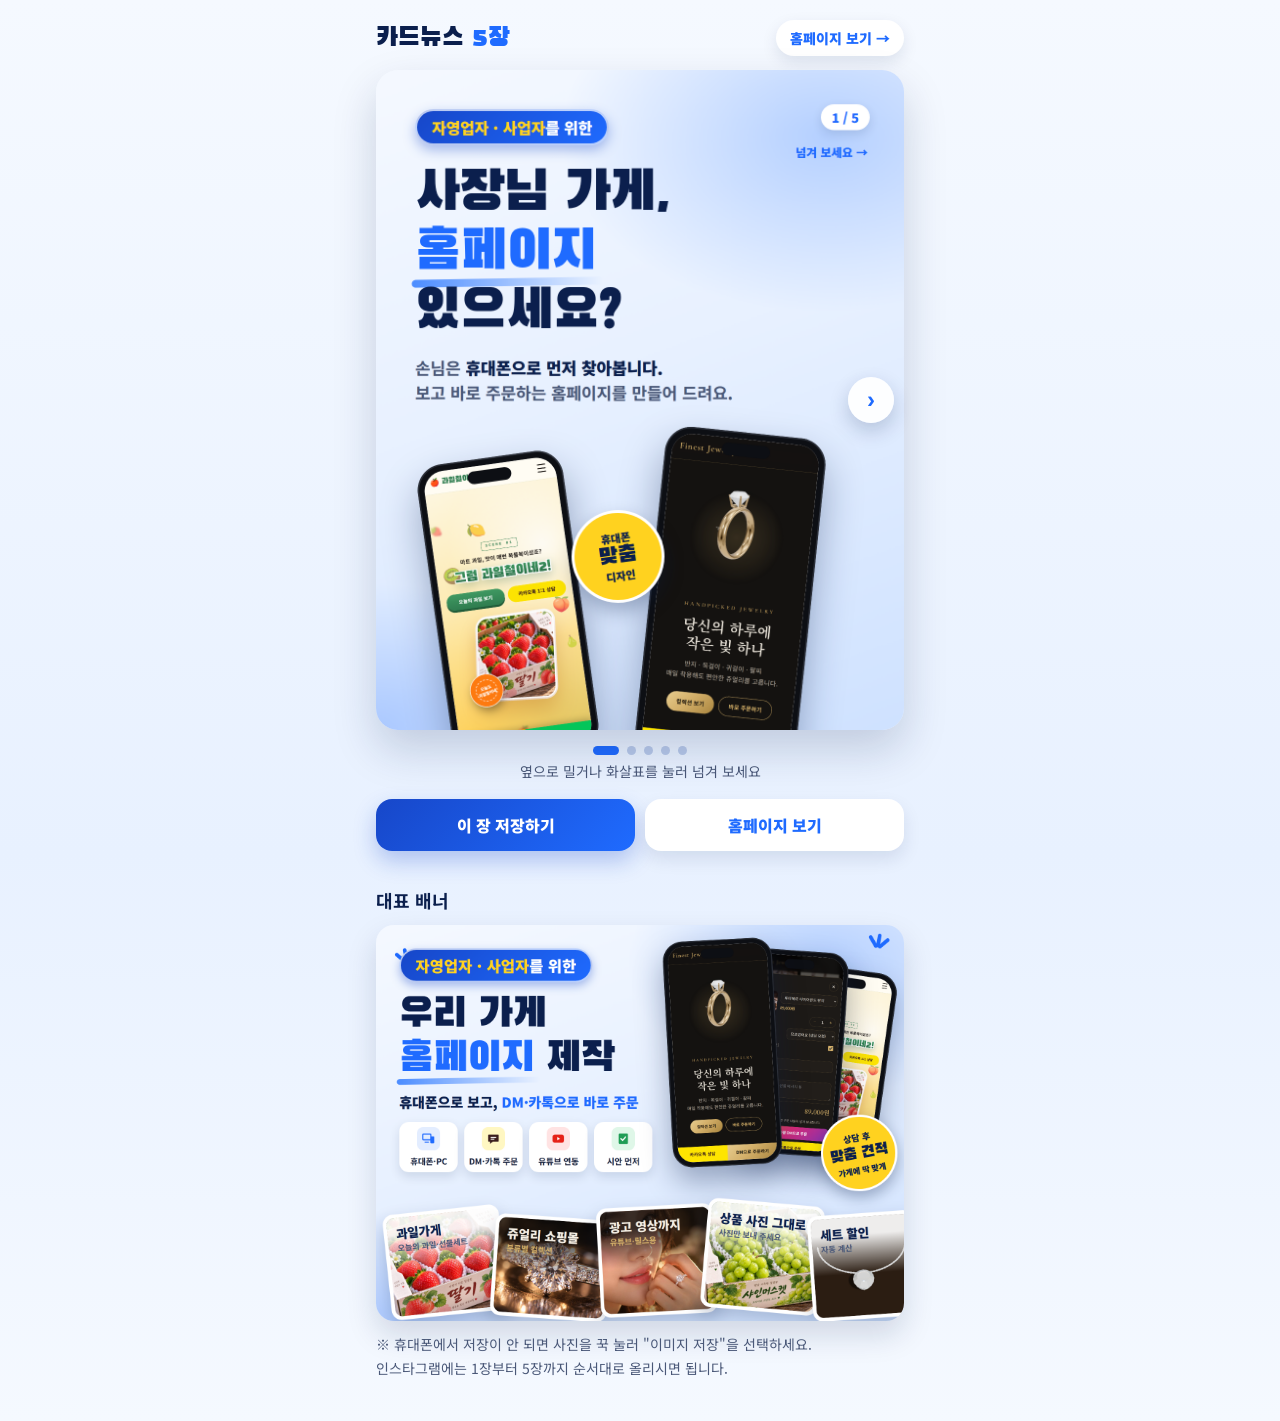
<file: cardnews/index.html>
<!DOCTYPE html>
<html lang="ko">
<head>
<meta charset="UTF-8" />
<!-- 카드뉴스 넘겨 보기 페이지: 인스타그램처럼 옆으로 넘기며 보고, 한 장씩 저장할 수 있습니다 -->
<meta name="viewport" content="width=device-width, initial-scale=1.0, viewport-fit=cover" />
<title>카드뉴스 | 우리 가게 홈페이지 제작</title>
<meta name="description" content="자영업자·사업자를 위한 홈페이지 제작 카드뉴스 5장과 대표 배너." />
<meta name="theme-color" content="#1f6bff" />
<meta property="og:title" content="우리 가게 홈페이지 제작 카드뉴스" />
<meta property="og:image" content="https://okaissem.github.io/cardnews/01-cover.png" />
<link rel="icon" href="data:image/svg+xml,%3Csvg xmlns='http://www.w3.org/2000/svg' viewBox='0 0 100 100'%3E%3Ctext y='.9em' font-size='90'%3E%F0%9F%93%B1%3C/text%3E%3C/svg%3E" />
<link rel="preconnect" href="https://fonts.googleapis.com" />
<link rel="preconnect" href="https://fonts.gstatic.com" crossorigin />
<link href="https://fonts.googleapis.com/css2?family=Black+Han+Sans&family=Noto+Sans+KR:wght@500;700;900&display=swap" rel="stylesheet" />
<style>
  :root { --navy: #0b1f4d; --soft: #4a5878; --blue: #1f6bff; --blue-deep: #1747c9; --sky: #e8f1ff; --white: #fff; }
  * { box-sizing: border-box; }
  body {
    margin: 0; font-family: "Noto Sans KR", "Apple SD Gothic Neo", sans-serif; color: var(--navy); word-break: keep-all;
    background: linear-gradient(180deg, #f5f9ff, var(--sky) 60%, #f5f9ff);
  }
  a { color: inherit; }
  .wrap { max-width: 560px; margin: 0 auto; padding: 20px 16px 40px; }
  .top { display: flex; align-items: center; justify-content: space-between; gap: 12px; margin-bottom: 14px; }
  .top h1 { font-family: "Black Han Sans", sans-serif; font-weight: 400; font-size: 26px; margin: 0; }
  .top h1 span { color: var(--blue); }
  .home { font-weight: 900; font-size: 14px; color: var(--blue); text-decoration: none; background: var(--white); border-radius: 999px; padding: 8px 14px; box-shadow: 0 6px 16px rgba(11, 31, 77, 0.1); white-space: nowrap; }

  /* 넘기는 칸 */
  .viewer { position: relative; }
  .slides {
    display: flex; overflow-x: auto; scroll-snap-type: x mandatory; scroll-behavior: smooth;
    border-radius: 22px; box-shadow: 0 20px 44px rgba(11, 31, 77, 0.18); background: var(--white);
    scrollbar-width: none; overscroll-behavior-x: contain;
  }
  .slides::-webkit-scrollbar { display: none; }
  .slides figure { flex: 0 0 100%; margin: 0; scroll-snap-align: center; scroll-snap-stop: always; }
  .slides img { display: block; width: 100%; height: auto; aspect-ratio: 1080 / 1350; object-fit: cover; }
  .arrow {
    position: absolute; top: 50%; transform: translateY(-50%); width: 46px; height: 46px; border-radius: 50%; border: 0;
    background: rgba(255, 255, 255, 0.92); color: var(--blue); font-size: 24px; font-weight: 900; cursor: pointer;
    box-shadow: 0 8px 20px rgba(11, 31, 77, 0.2); display: grid; place-items: center;
  }
  .arrow:disabled { opacity: 0; pointer-events: none; }
  .prev { left: 10px; } .next { right: 10px; }
  /* 장 번호는 카드 그림에 이미 있어서, 화면 읽기 프로그램용으로만 둡니다 */
  .count { position: absolute; width: 1px; height: 1px; overflow: hidden; clip: rect(0 0 0 0); white-space: nowrap; }

  .dots { display: flex; justify-content: center; gap: 8px; margin: 16px 0 6px; }
  .dots button { width: 9px; height: 9px; border-radius: 999px; border: 0; padding: 0; background: #b8c9ea; cursor: pointer; transition: 0.25s; }
  .dots button[aria-current="true"] { width: 26px; background: var(--blue); }
  .hint { text-align: center; color: var(--soft); font-size: 14px; margin: 0; }

  .actions { display: flex; gap: 10px; margin-top: 18px; }
  .btn { flex: 1; text-align: center; text-decoration: none; font-weight: 900; font-size: 16px; padding: 14px; border-radius: 16px; }
  .btn-blue { background: linear-gradient(135deg, var(--blue-deep), var(--blue)); color: #fff; box-shadow: 0 10px 22px rgba(23, 71, 201, 0.28); }
  .btn-white { background: var(--white); color: var(--blue); box-shadow: 0 8px 18px rgba(11, 31, 77, 0.1); }

  h2 { font-size: 18px; margin: 36px 0 12px; }
  .banner { display: block; border-radius: 18px; overflow: hidden; box-shadow: 0 14px 30px rgba(11, 31, 77, 0.15); }
  .banner img { display: block; width: 100%; height: auto; }
  .note { color: var(--soft); font-size: 14px; line-height: 1.7; margin: 12px 0 0; }
</style>
</head>
<body>
<div class="wrap">
  <div class="top">
    <h1>카드뉴스 <span>5장</span></h1>
    <a class="home" href="../">홈페이지 보기 →</a>
  </div>

  <div class="viewer">
    <div class="slides" id="slides" tabindex="0" aria-label="카드뉴스, 옆으로 넘겨 보세요">
      <figure><img src="01-cover.png" alt="1장: 사장님 가게, 홈페이지 있으세요?" width="1080" height="1350" /></figure>
      <figure><img src="02-design.png" alt="2장: 업종에 맞춘 디자인" width="1080" height="1350" loading="lazy" /></figure>
      <figure><img src="03-dm-order.png" alt="3장: 누르면 주문서, DM으로 바로" width="1080" height="1350" loading="lazy" /></figure>
      <figure><img src="04-youtube.png" alt="4장: 유튜브 손님도 주문으로 연결" width="1080" height="1350" loading="lazy" /></figure>
      <figure><img src="05-price.png" alt="5장: 제작 가격" width="1080" height="1350" loading="lazy" /></figure>
    </div>
    <button class="arrow prev" id="prev" type="button" aria-label="이전 장">‹</button>
    <button class="arrow next" id="next" type="button" aria-label="다음 장">›</button>
    <span class="count" id="count" aria-live="polite">1 / 5</span>
  </div>
  <div class="dots" id="dots"></div>
  <p class="hint">옆으로 밀거나 화살표를 눌러 넘겨 보세요</p>

  <div class="actions">
    <a class="btn btn-blue" id="save" href="01-cover.png" download>이 장 저장하기</a>
    <a class="btn btn-white" href="../">홈페이지 보기</a>
  </div>

  <h2>대표 배너</h2>
  <a class="banner" href="00-banner.png" download><img src="00-banner.png" alt="자영업자·사업자를 위한 우리 가게 홈페이지 제작 배너" width="1448" height="1086" loading="lazy" /></a>
  <p class="note">※ 휴대폰에서 저장이 안 되면 사진을 꾹 눌러 "이미지 저장"을 선택하세요.<br />인스타그램에는 1장부터 5장까지 순서대로 올리시면 됩니다.</p>
</div>

<script>
  (function () {
    "use strict";
    var slides = document.getElementById("slides");
    var figures = slides.querySelectorAll("figure");
    var total = figures.length;
    var prev = document.getElementById("prev");
    var next = document.getElementById("next");
    var count = document.getElementById("count");
    var save = document.getElementById("save");
    var dotsBox = document.getElementById("dots");
    var current = 0;

    var dots = Array.prototype.map.call(figures, function (_, i) {
      var b = document.createElement("button");
      b.type = "button";
      b.setAttribute("aria-label", (i + 1) + "장으로");
      b.addEventListener("click", function () { go(i); });
      dotsBox.appendChild(b);
      return b;
    });

    function go(i) {
      i = Math.max(0, Math.min(total - 1, i));
      slides.scrollTo({ left: i * slides.clientWidth });
    }

    function update() {
      var i = Math.round(slides.scrollLeft / slides.clientWidth);
      current = Math.max(0, Math.min(total - 1, i));
      count.textContent = (current + 1) + " / " + total;
      prev.disabled = current === 0;
      next.disabled = current === total - 1;
      dots.forEach(function (d, k) { d.setAttribute("aria-current", k === current ? "true" : "false"); });
      save.href = figures[current].querySelector("img").getAttribute("src");
    }

    prev.addEventListener("click", function () { go(current - 1); });
    next.addEventListener("click", function () { go(current + 1); });
    slides.addEventListener("scroll", function () { window.requestAnimationFrame(update); }, { passive: true });
    slides.addEventListener("keydown", function (e) {
      if (e.key === "ArrowRight") { e.preventDefault(); go(current + 1); }
      if (e.key === "ArrowLeft") { e.preventDefault(); go(current - 1); }
    });
    window.addEventListener("resize", function () { go(current); });
    update();
  })();
</script>
</body>
</html>
</file>
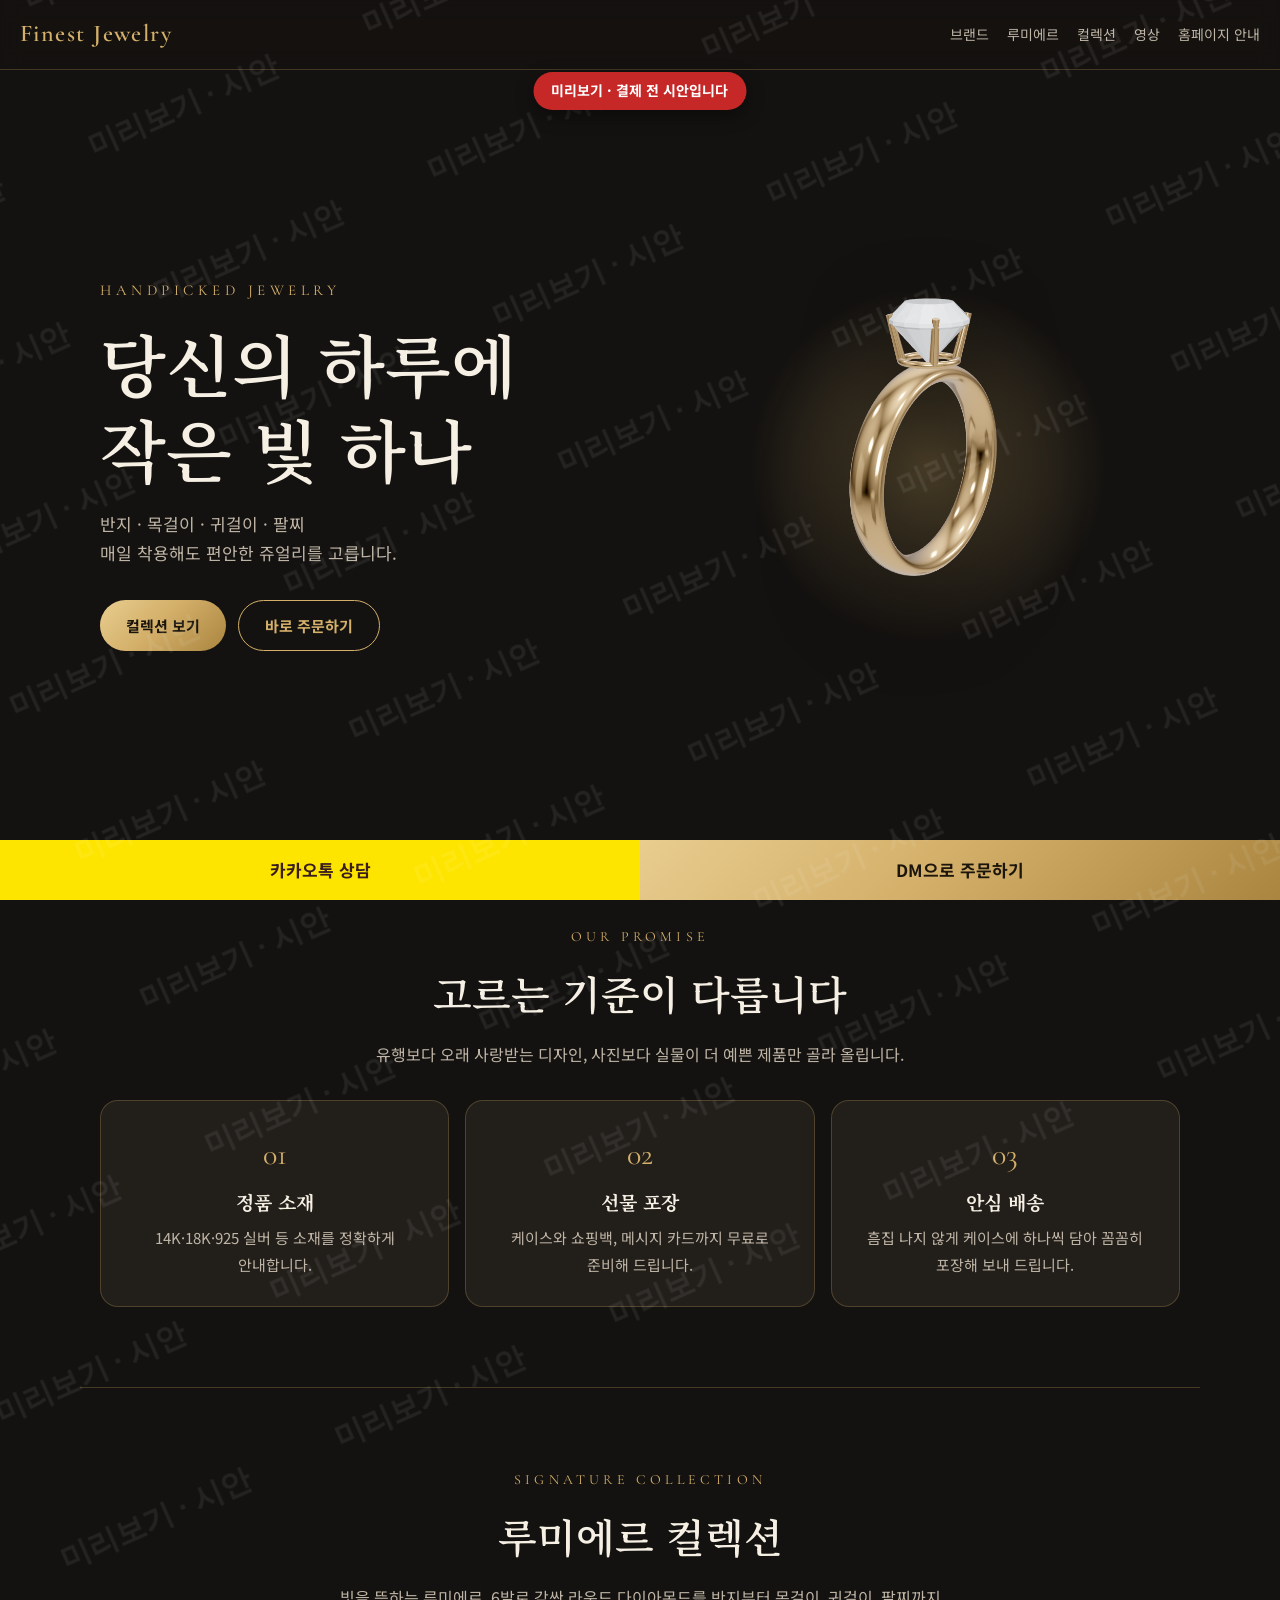
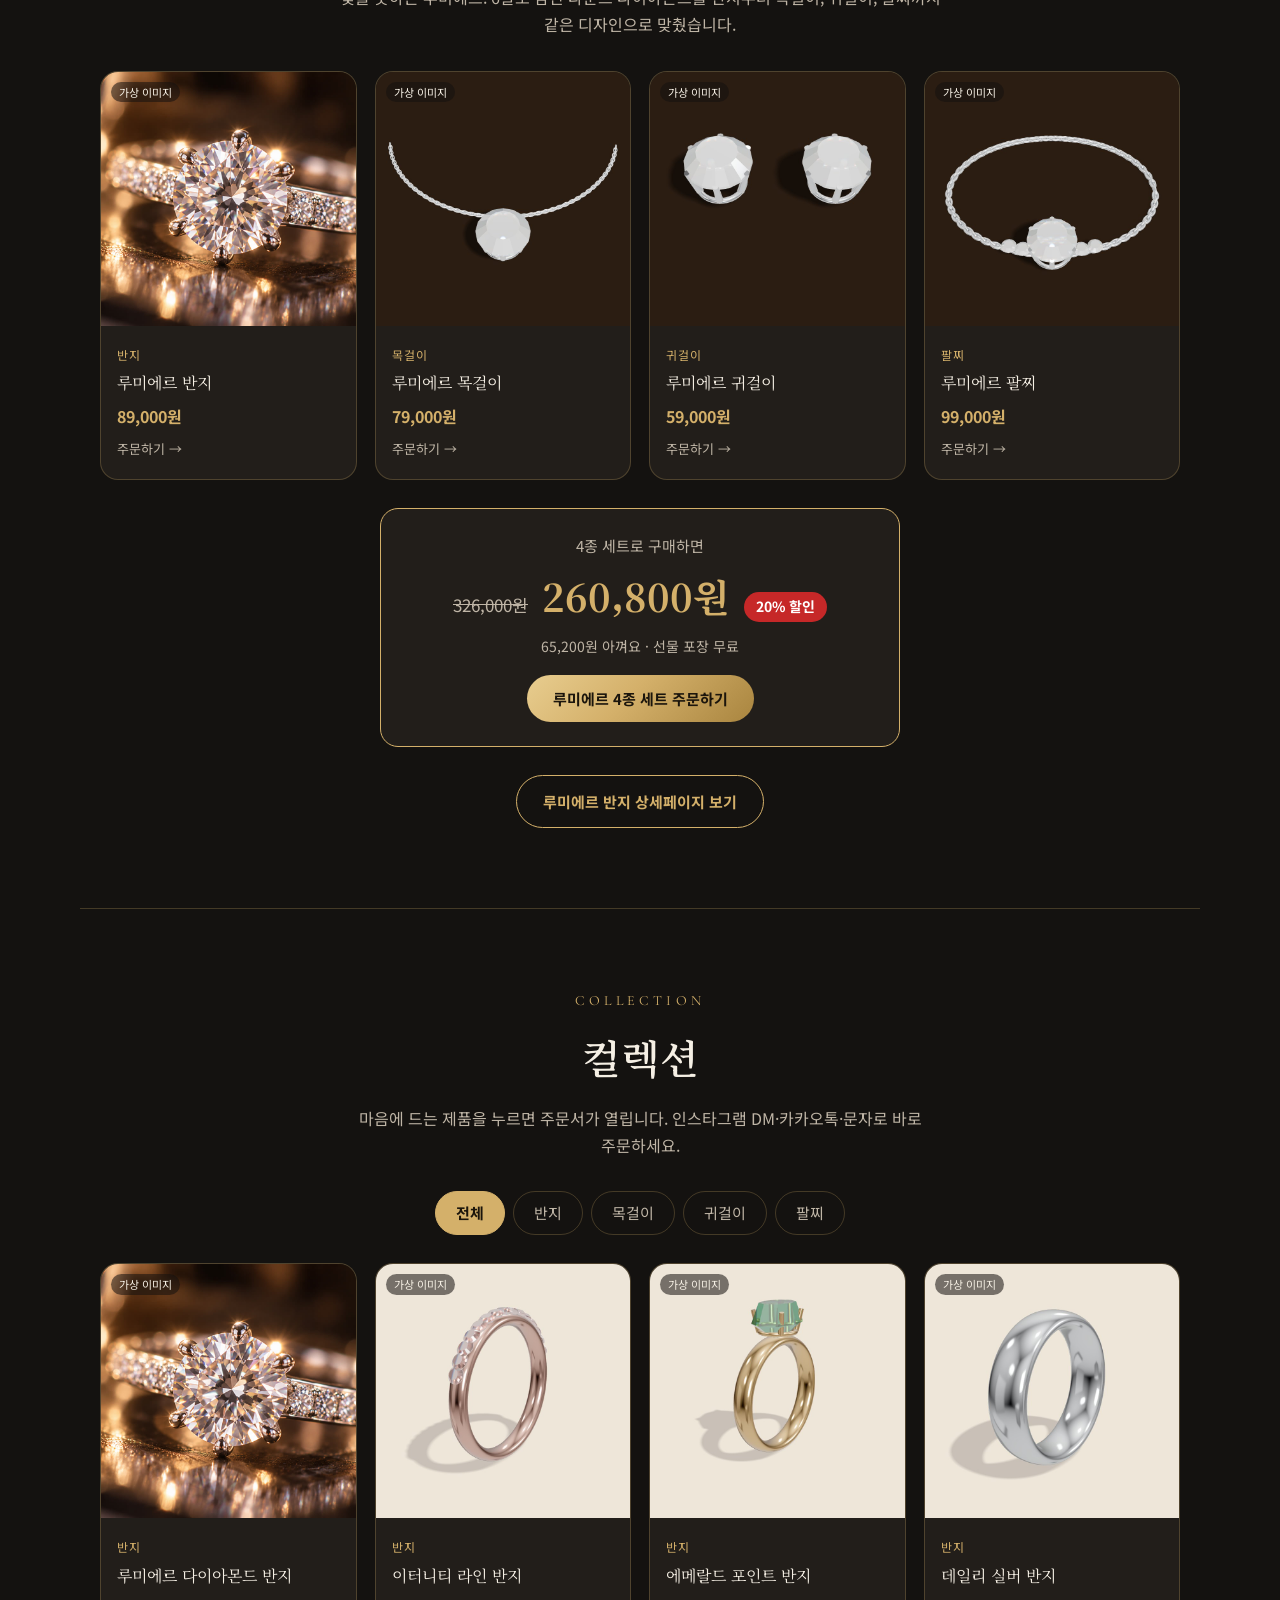
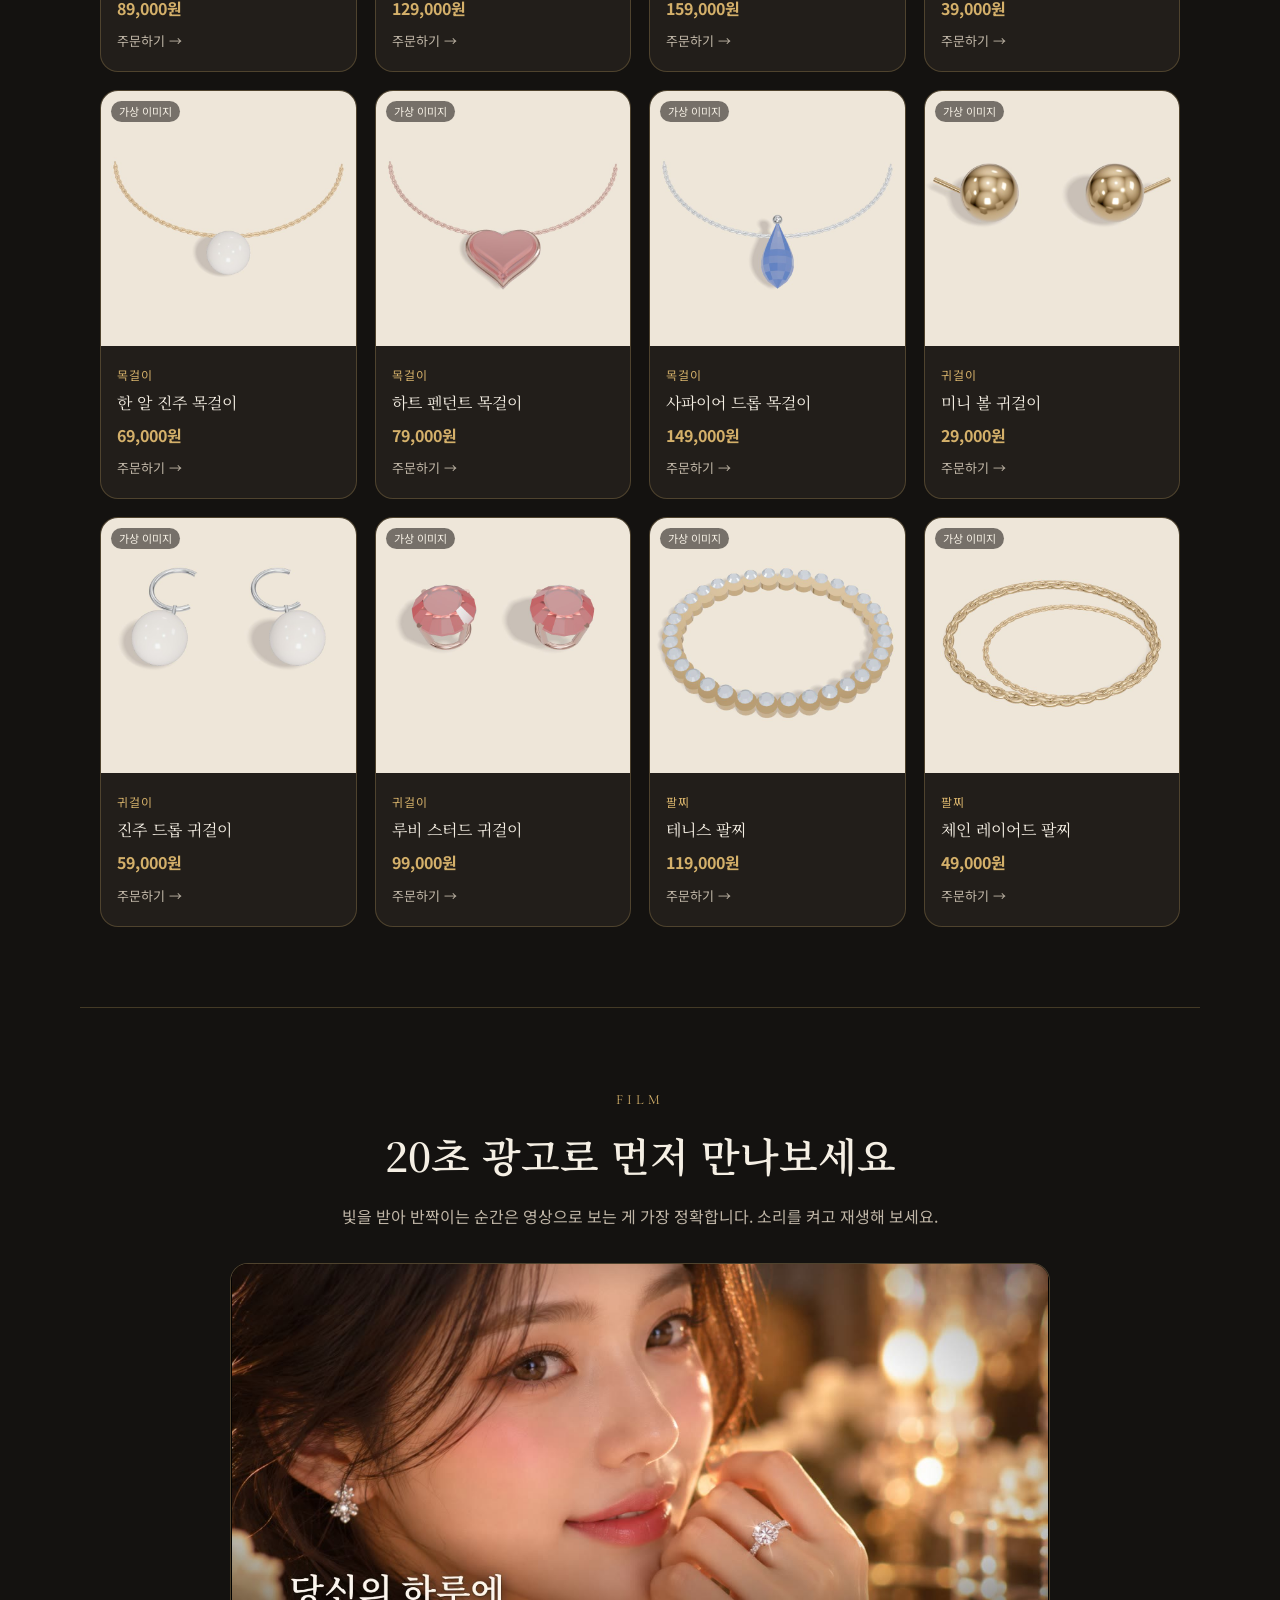
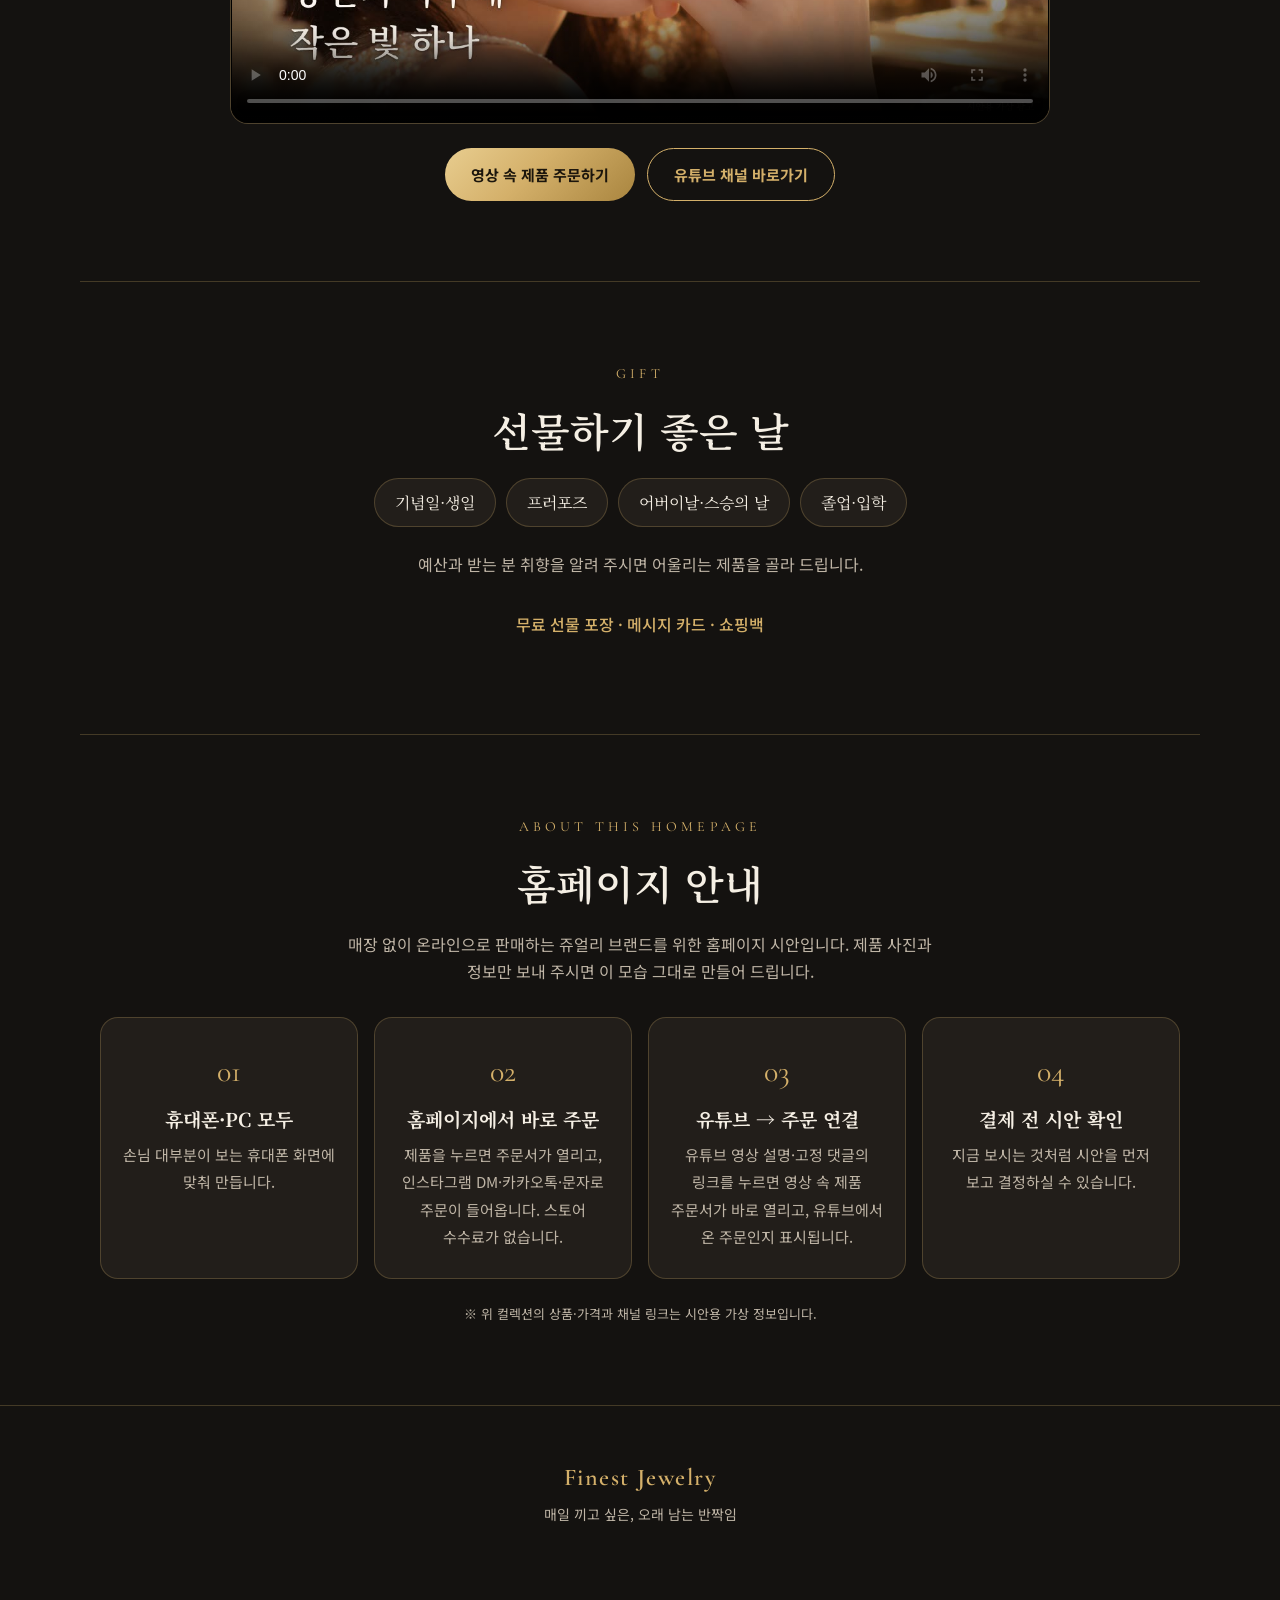
<file: jewelry/index.html>
<!DOCTYPE html>
<html lang="ko">
<head>
<meta charset="UTF-8" />
<!-- 쥬얼리 브랜드 홈페이지 시안 - 매장 없이 온라인 판매 (결제 전 미리보기) -->
<!-- 검색(네이버·구글)에 나오지 않게 합니다 -->
<meta name="robots" content="noindex, nofollow" />
<meta name="viewport" content="width=device-width, initial-scale=1.0, viewport-fit=cover" />
<title>[미리보기] 쥬얼리 브랜드 홈페이지 시안</title>
<meta name="theme-color" content="#141210" />
<link rel="icon" href="data:image/svg+xml,%3Csvg xmlns='http://www.w3.org/2000/svg' viewBox='0 0 100 100'%3E%3Ctext y='.9em' font-size='90'%3E%F0%9F%92%8D%3C/text%3E%3C/svg%3E" />

<!-- 글꼴 (인터넷이 안 되면 기본 글꼴로 자동 표시됩니다) -->
<link rel="preconnect" href="https://fonts.googleapis.com" />
<link rel="preconnect" href="https://fonts.gstatic.com" crossorigin />
<link href="https://fonts.googleapis.com/css2?family=Cormorant+Garamond:ital,wght@0,500;0,600;1,500&family=Noto+Serif+KR:wght@400;600&family=Noto+Sans+KR:wght@400;500;700&display=swap" rel="stylesheet" />

<!-- 디자인을 고친 뒤에는 ?v= 뒤 숫자를 바꾸면 손님 휴대폰에 새 디자인이 바로 보입니다 -->
<link rel="stylesheet" href="style.css?v=20260928h" />
</head>
<body>

<header class="site-header">
  <a class="logo" href="#top" data-bind="storeName"></a>
  <nav class="nav" aria-label="메뉴">
    <a href="#story">브랜드</a>
    <a href="#lumiere">루미에르</a>
    <a href="#collection">컬렉션</a>
    <a href="#video">영상</a>
    <a href="#visit" data-nav="info">문의</a>
  </nav>
</header>

<main id="top">

  <!-- 첫 화면 -->
  <section class="hero">
    <div class="hero-text">
      <p class="eyebrow" data-bind="hero.eyebrow"></p>
      <h1 class="headline" data-bind="hero.headline"></h1>
      <p class="sub" data-bind="hero.subCopy"></p>
      <div class="hero-actions">
        <a class="btn btn-gold" href="#collection">컬렉션 보기</a>
        <button class="btn btn-line" type="button" data-order="">바로 주문하기</button>
      </div>
    </div>
    <div class="hero-art" aria-hidden="true">
      <div class="halo"></div>
      <div class="hero-ring" id="heroRing"></div>
      <span class="spark s1"></span><span class="spark s2"></span><span class="spark s3"></span>
    </div>
  </section>

  <!-- 브랜드 이야기 -->
  <section class="section story reveal" id="story">
    <p class="kicker">OUR PROMISE</p>
    <h2 data-bind="story.title"></h2>
    <p class="lead" data-bind="story.body"></p>
    <ol class="points" id="points"></ol>
  </section>

  <!-- 루미에르 컬렉션 (세트) -->
  <section class="section lumiere reveal" id="lumiere">
    <p class="kicker">SIGNATURE COLLECTION</p>
    <h2 data-bind="lumiere.title"></h2>
    <p class="lead" data-bind="lumiere.desc"></p>
    <ul class="grid lumiere-grid" id="lumiereGrid"></ul>
    <div class="set-box" id="setBox"></div>
    <p class="detail-link"><a class="btn btn-line" href="lumiere-ring.html">루미에르 반지 상세페이지 보기</a></p>
  </section>

  <!-- 컬렉션 -->
  <section class="section collection reveal" id="collection">
    <p class="kicker">COLLECTION</p>
    <h2>컬렉션</h2>
    <p class="lead">마음에 드는 제품을 누르면 주문서가 열립니다. 인스타그램 DM·카카오톡·문자로 바로 주문하세요.</p>
    <div class="filters" id="filters" role="tablist" aria-label="분류"></div>
    <ul class="grid" id="grid"></ul>
  </section>

  <!-- 유튜브 -->
  <section class="section video reveal" id="video">
    <p class="kicker">FILM</p>
    <h2 data-bind="youtube.title"></h2>
    <p class="lead" data-bind="youtube.desc"></p>
    <div class="video-box" id="videoBox"></div>
    <div class="video-actions">
      <button class="btn btn-gold" type="button" data-order="lumiere-set">영상 속 제품 주문하기</button>
      <a class="btn btn-line" data-link="youtube" target="_blank" rel="noopener">유튜브 채널 바로가기</a>
    </div>
  </section>

  <!-- 선물 -->
  <section class="section gift reveal">
    <p class="kicker">GIFT</p>
    <h2 data-bind="gift.title"></h2>
    <ul class="gift-tags" id="giftTags"></ul>
    <p class="lead" data-bind="gift.desc"></p>
    <p class="gift-note">무료 선물 포장 · 메시지 카드 · 쇼핑백</p>
  </section>

  <!-- 홈페이지 안내 (시안을 보여 줄 때) - config.js 의 siteInfo.show 로 켜고 끕니다 -->
  <section class="section site-info reveal" id="site-info" hidden>
    <p class="kicker">ABOUT THIS HOMEPAGE</p>
    <h2 data-bind="siteInfo.title"></h2>
    <p class="lead" data-bind="siteInfo.body"></p>
    <ol class="points" id="features"></ol>
  </section>

  <!-- 주문·문의 안내 (실제로 넘길 때) - 매장이 없는 온라인 브랜드용 -->
  <section class="section visit reveal" id="visit">
    <p class="kicker">ORDER &amp; CONTACT</p>
    <h2>주문·문의 안내</h2>
    <dl class="info" id="info"></dl>
    <div class="channels" id="channels"></div>
  </section>

</main>

<footer class="site-footer">
  <p class="logo" data-bind="storeName"></p>
  <p data-bind="tagline"></p>
</footer>

<!-- 화면 아래 고정 버튼 -->
<div class="bottom-bar">
  <a class="bar-kakao" data-link="kakao" target="_blank" rel="noopener">카카오톡 상담</a>
  <button class="bar-store" type="button" data-order="">DM으로 주문하기</button>
</div>

<!-- 주문서 (제품·주문 버튼을 누르면 열립니다) -->
<dialog class="order-sheet" id="orderSheet" aria-labelledby="orderTitle">
  <form class="order-form" method="dialog">
    <div class="order-head">
      <h2 id="orderTitle">주문서</h2>
      <button class="order-close" value="cancel" aria-label="닫기">&times;</button>
    </div>
    <div class="order-item">
      <img id="orderImg" alt="" width="800" height="800" />
      <div>
        <label class="sr-only" for="orderProduct">제품</label>
        <select id="orderProduct"></select>
        <span class="order-price" id="orderPrice"></span>
      </div>
    </div>
    <div class="order-row">
      <span>수량</span>
      <div class="stepper">
        <button type="button" id="qtyDown" aria-label="수량 줄이기">−</button>
        <output id="orderQty" aria-live="polite">1</output>
        <button type="button" id="qtyUp" aria-label="수량 늘리기">+</button>
      </div>
    </div>
    <label class="order-row" id="sizeRow">
      <span>반지 사이즈</span>
      <select id="orderSize"></select>
    </label>
    <label class="order-row order-check">
      <span>선물 포장 (무료)</span>
      <input type="checkbox" id="orderGift" checked />
    </label>
    <label class="order-field">
      <span>주문자 성함 <small>(선택)</small></span>
      <input id="orderName" autocomplete="name" maxlength="20" />
    </label>
    <label class="order-field">
      <span>요청 사항 <small>(선택)</small></span>
      <textarea id="orderMemo" rows="2" maxlength="200" placeholder="각인, 받는 날짜, 선물 메시지 등"></textarea>
    </label>
    <div class="order-total"><span>합계</span><strong id="orderTotal"></strong></div>
    <p class="order-how">아래 방법 중 하나를 누르면 주문 내용이 담겨 보내집니다.</p>
    <div class="order-channels" id="orderChannels"></div>
    <details class="order-preview">
      <summary>보낼 주문 내용 보기</summary>
      <pre id="orderMessage"></pre>
    </details>
    <p class="order-note">결제는 주문 확인 후 계좌이체 또는 결제 링크로 안내해 드립니다.</p>
  </form>
</dialog>

<script src="config.js?v=20260928h"></script>
<script src="main.js?v=20260928h"></script>
</body>
</html>
</file>
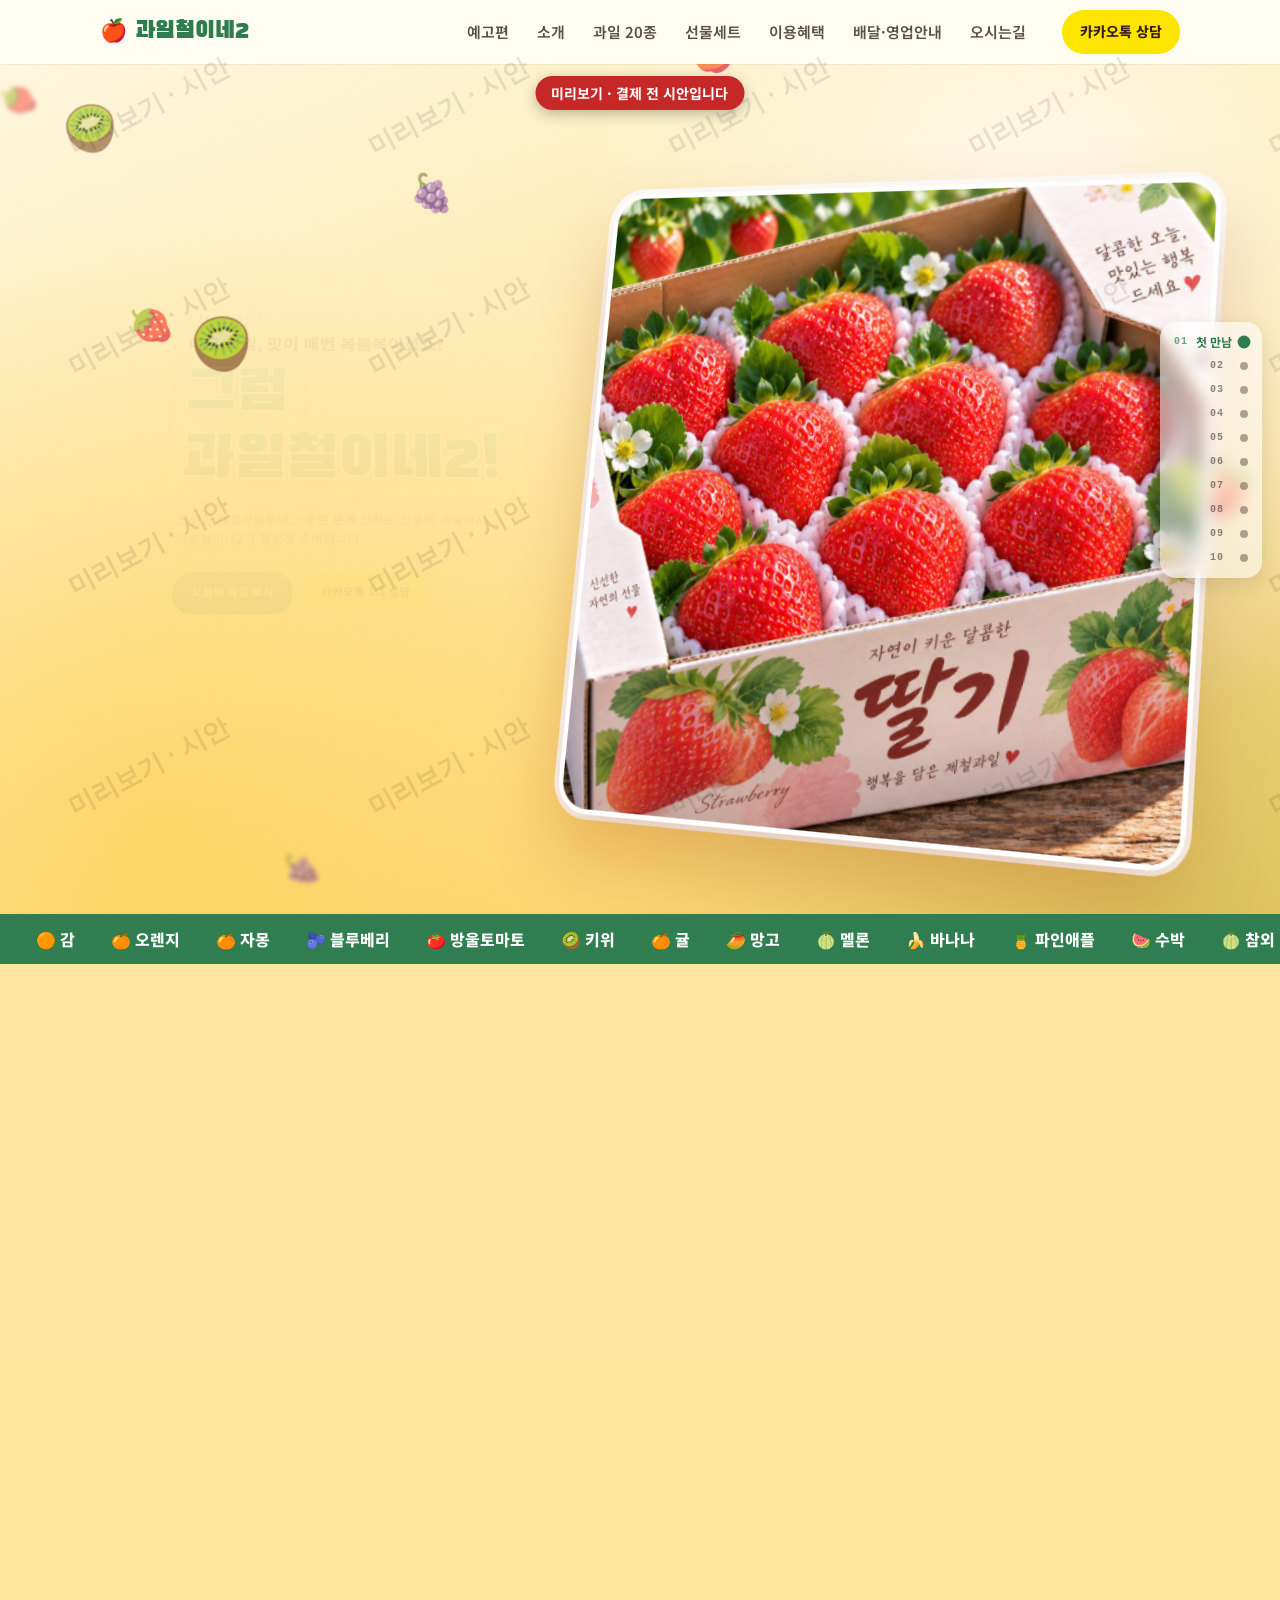
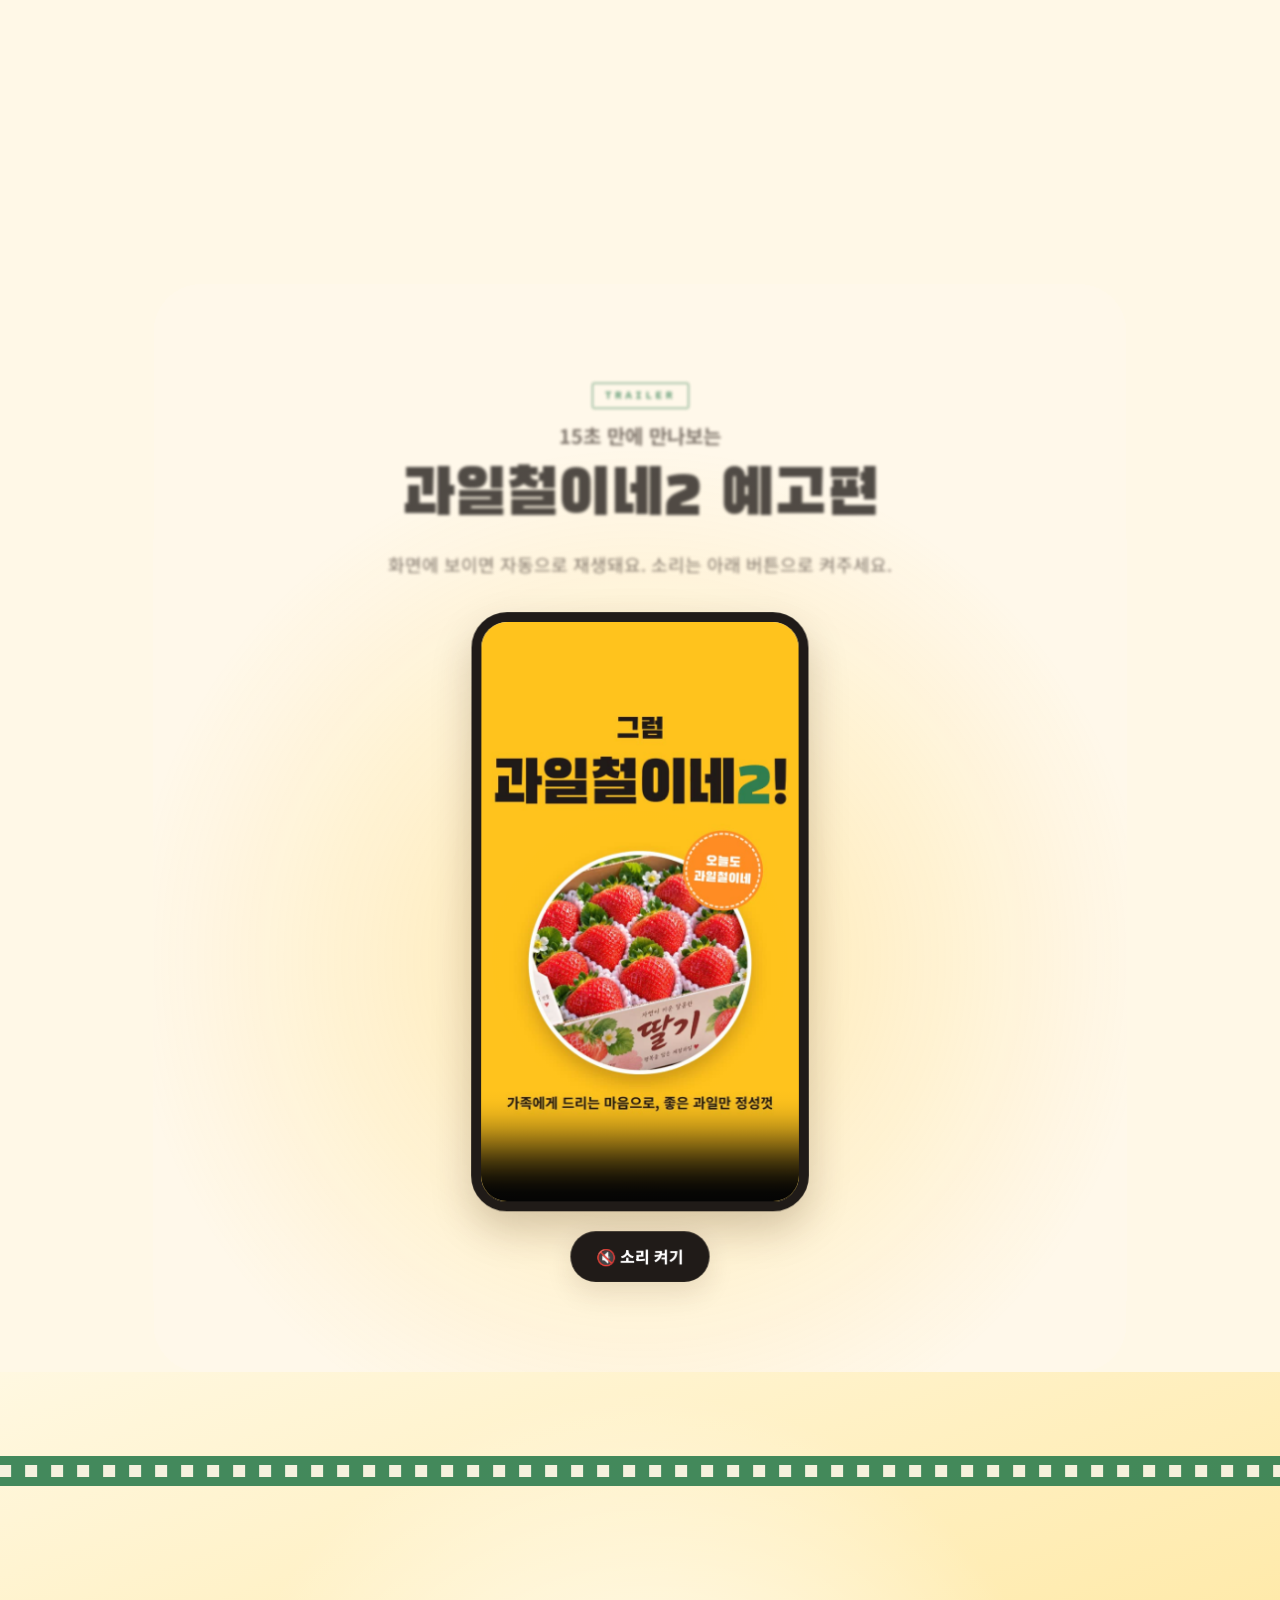
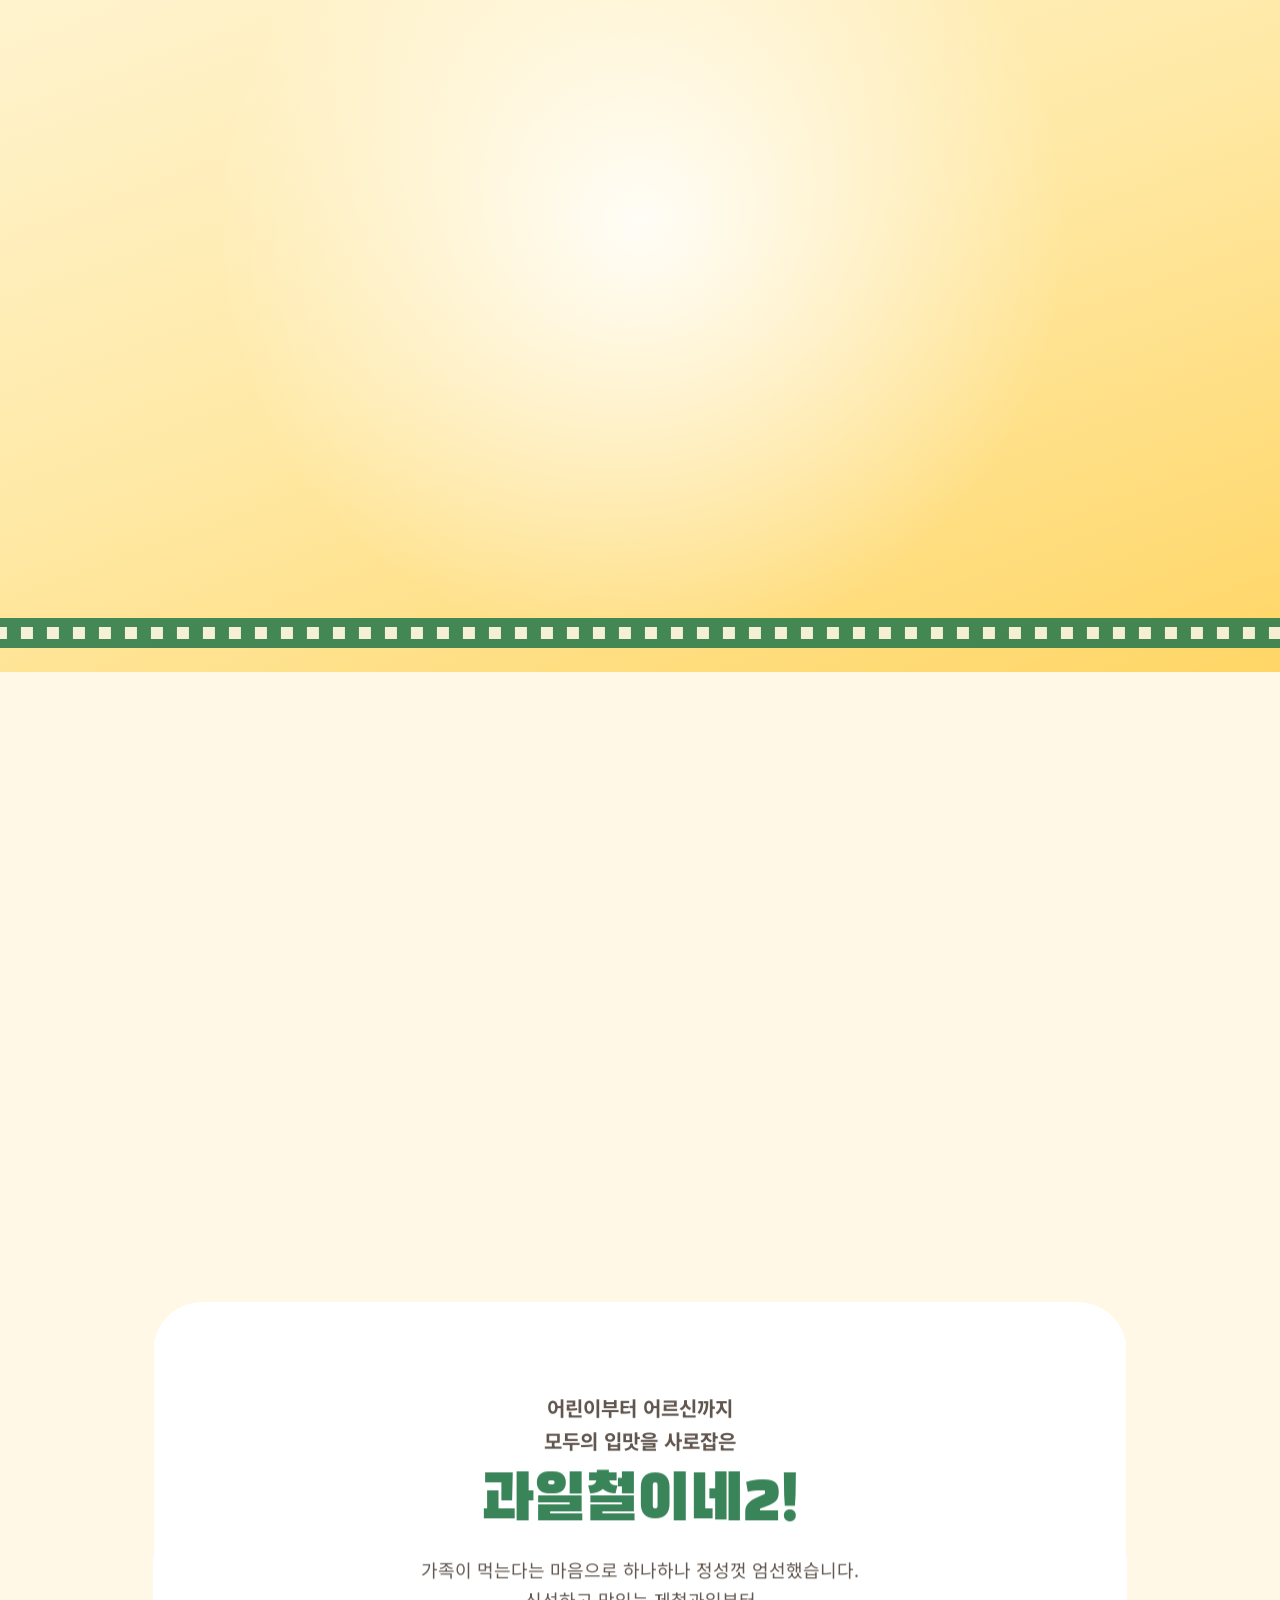
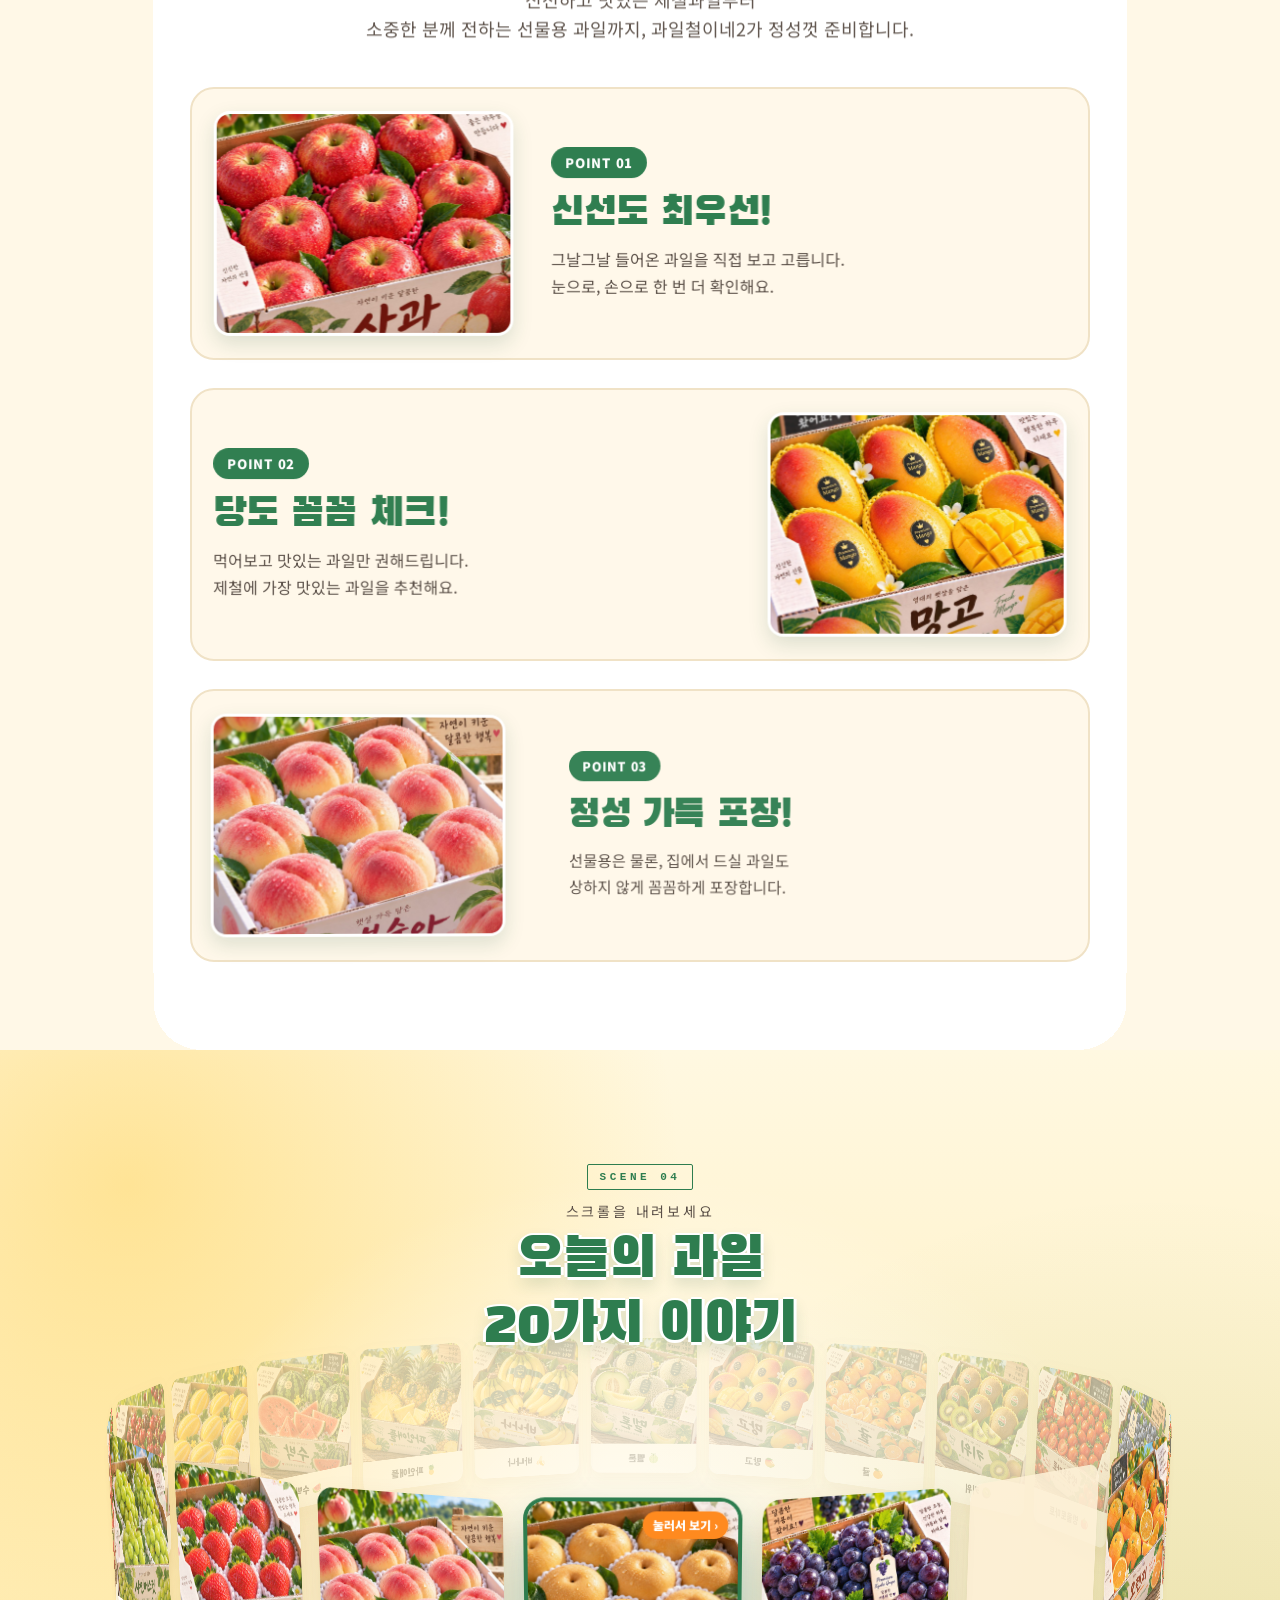
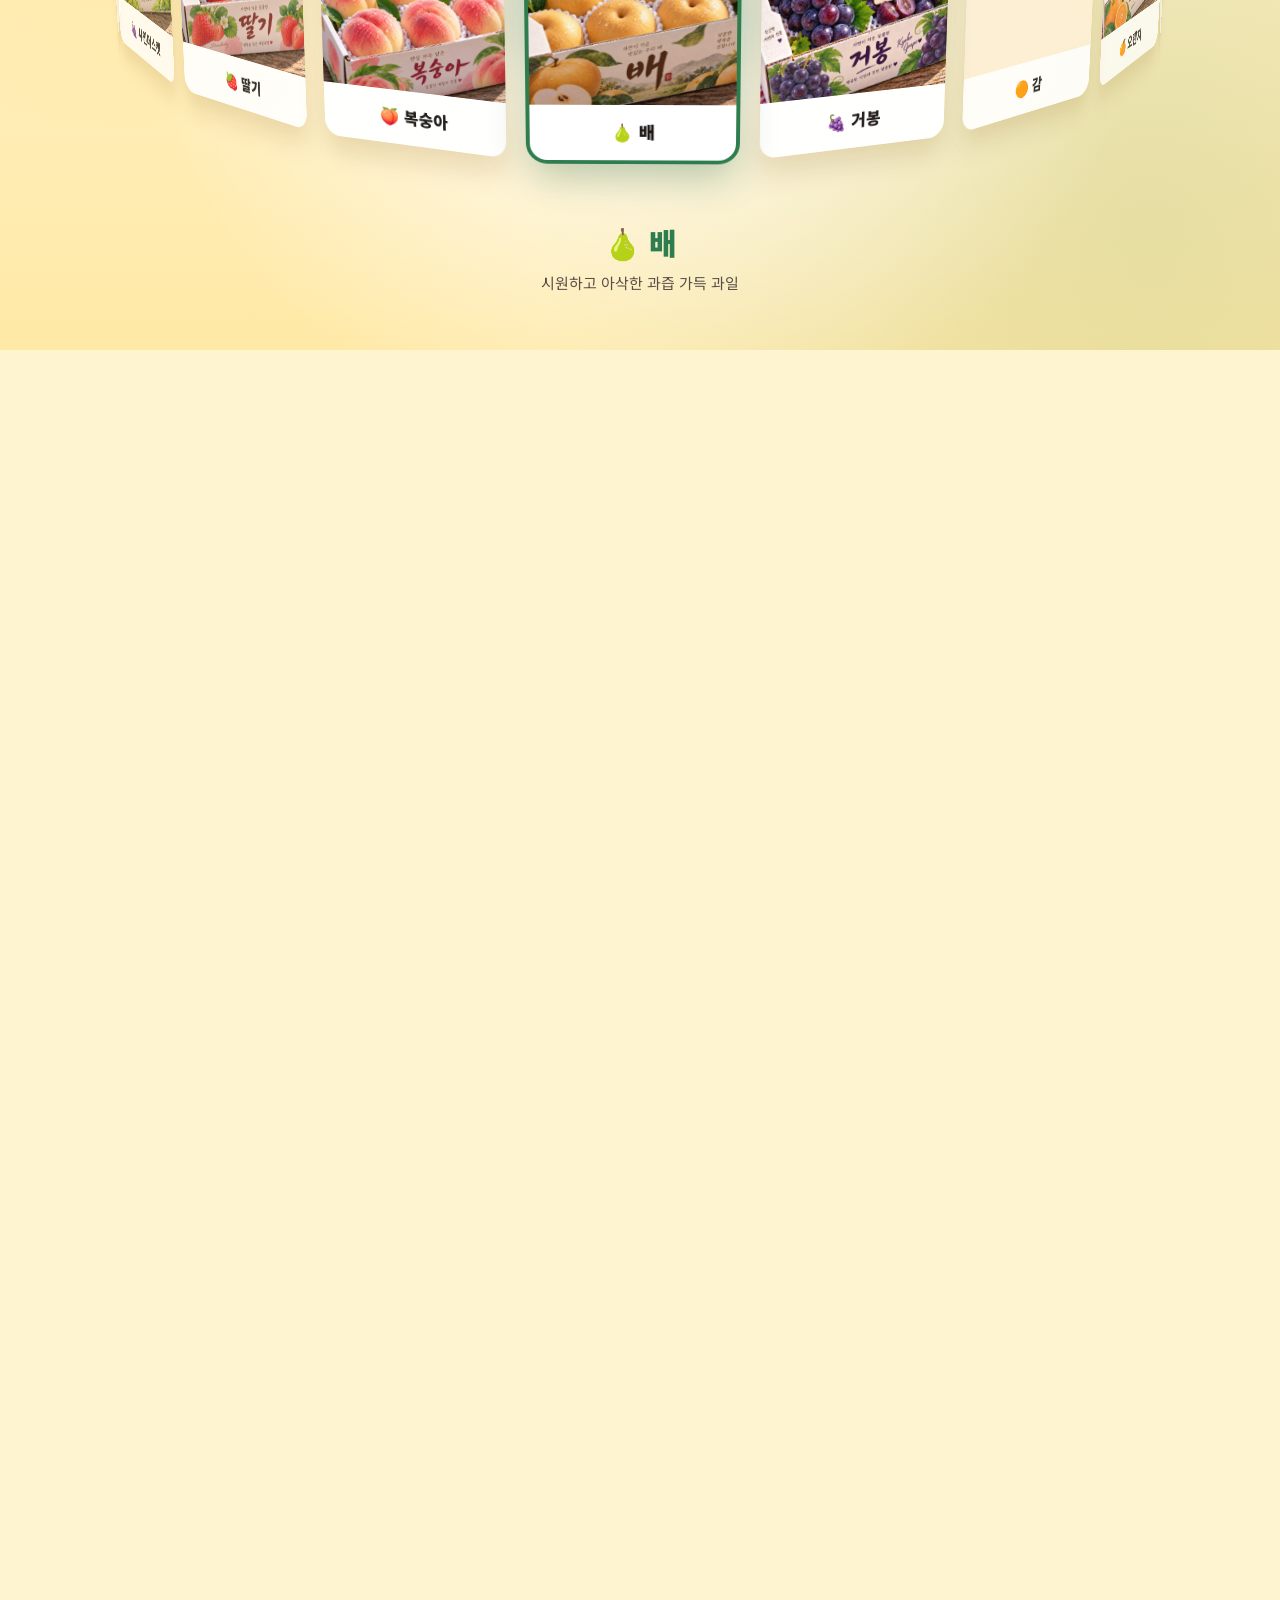
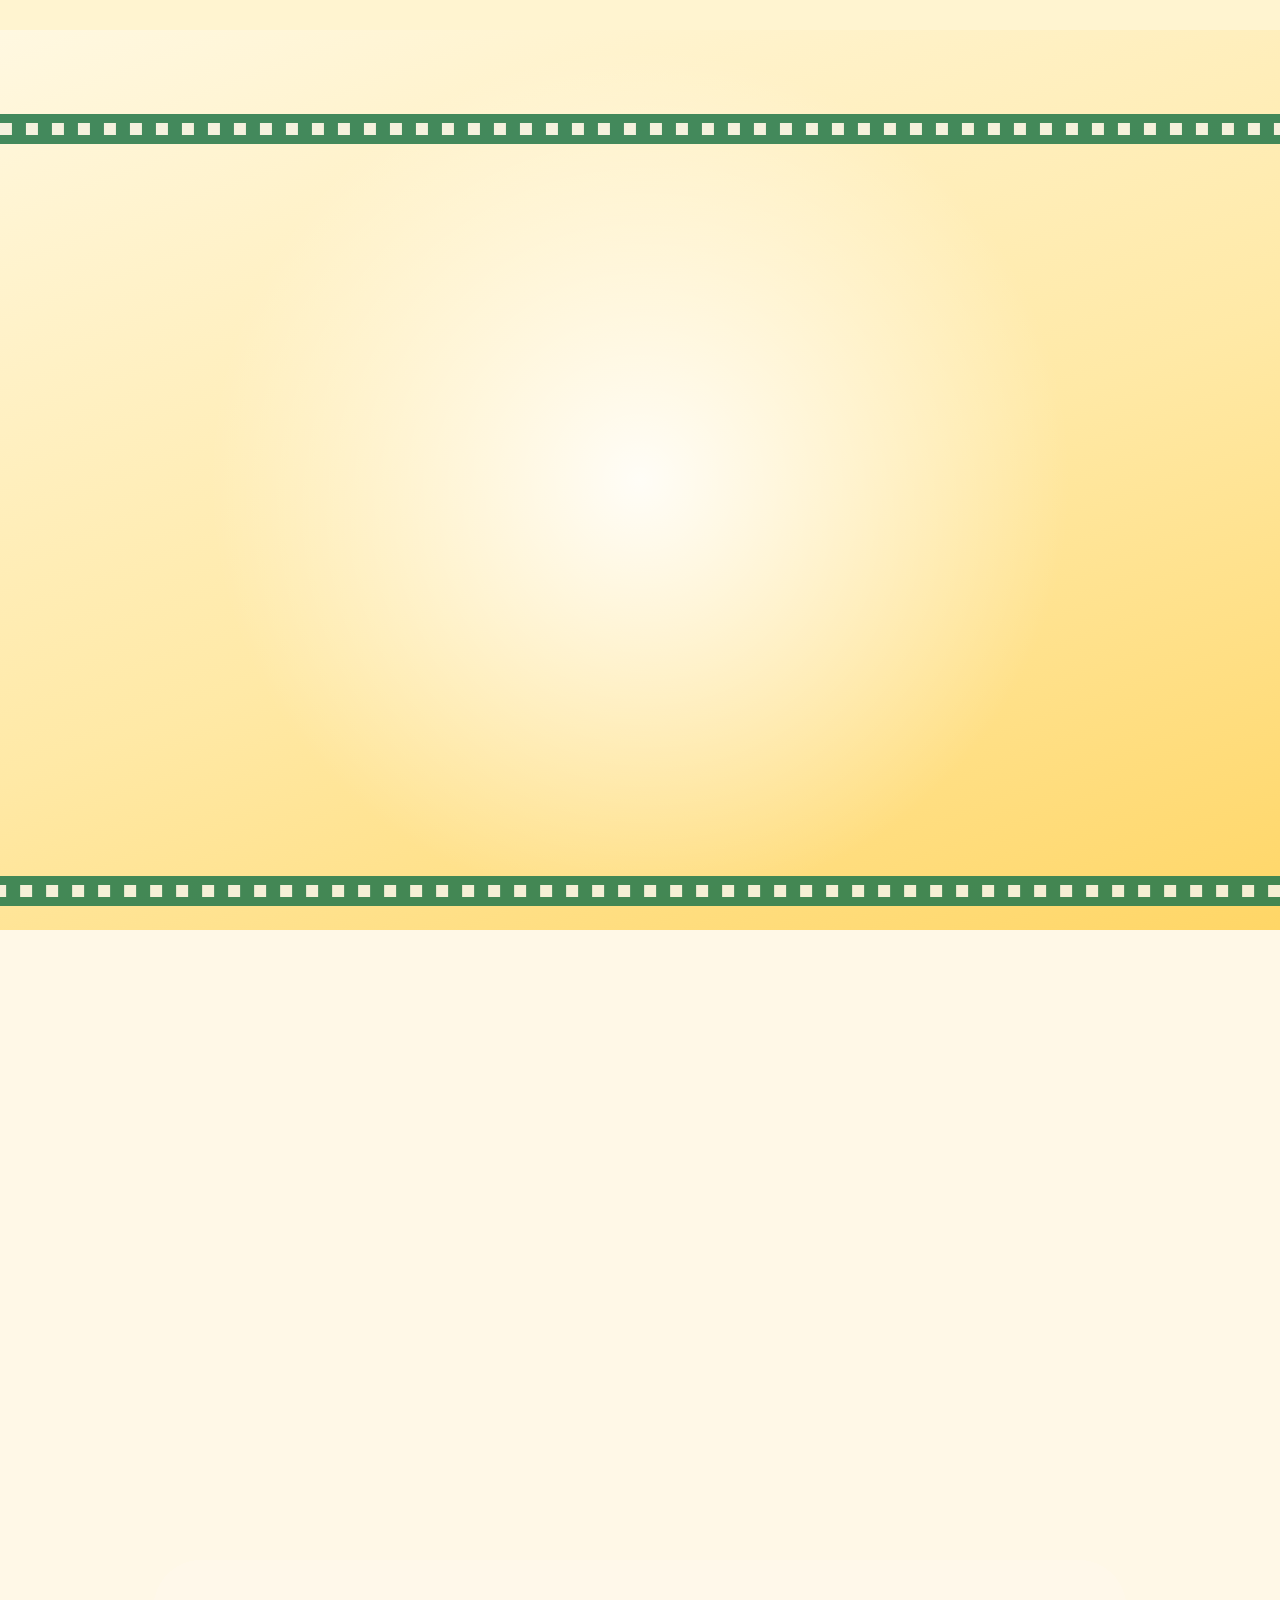
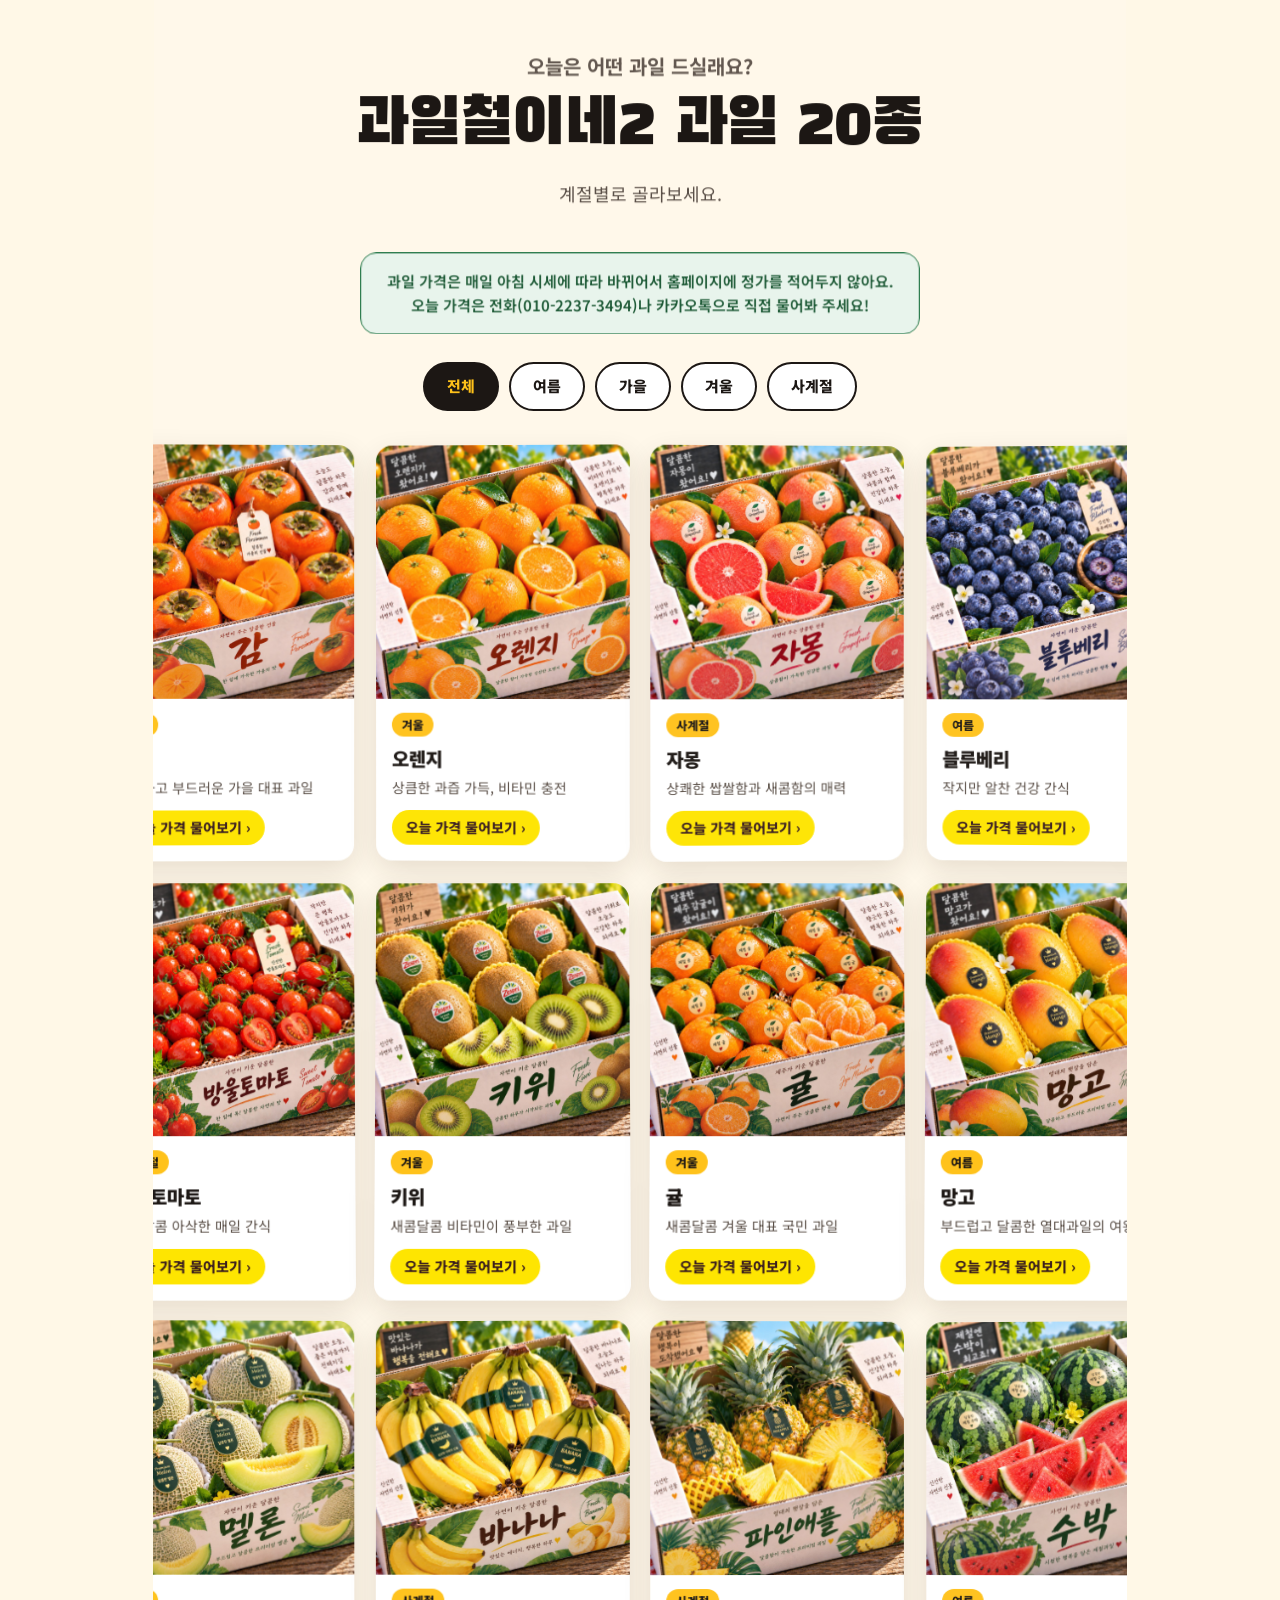
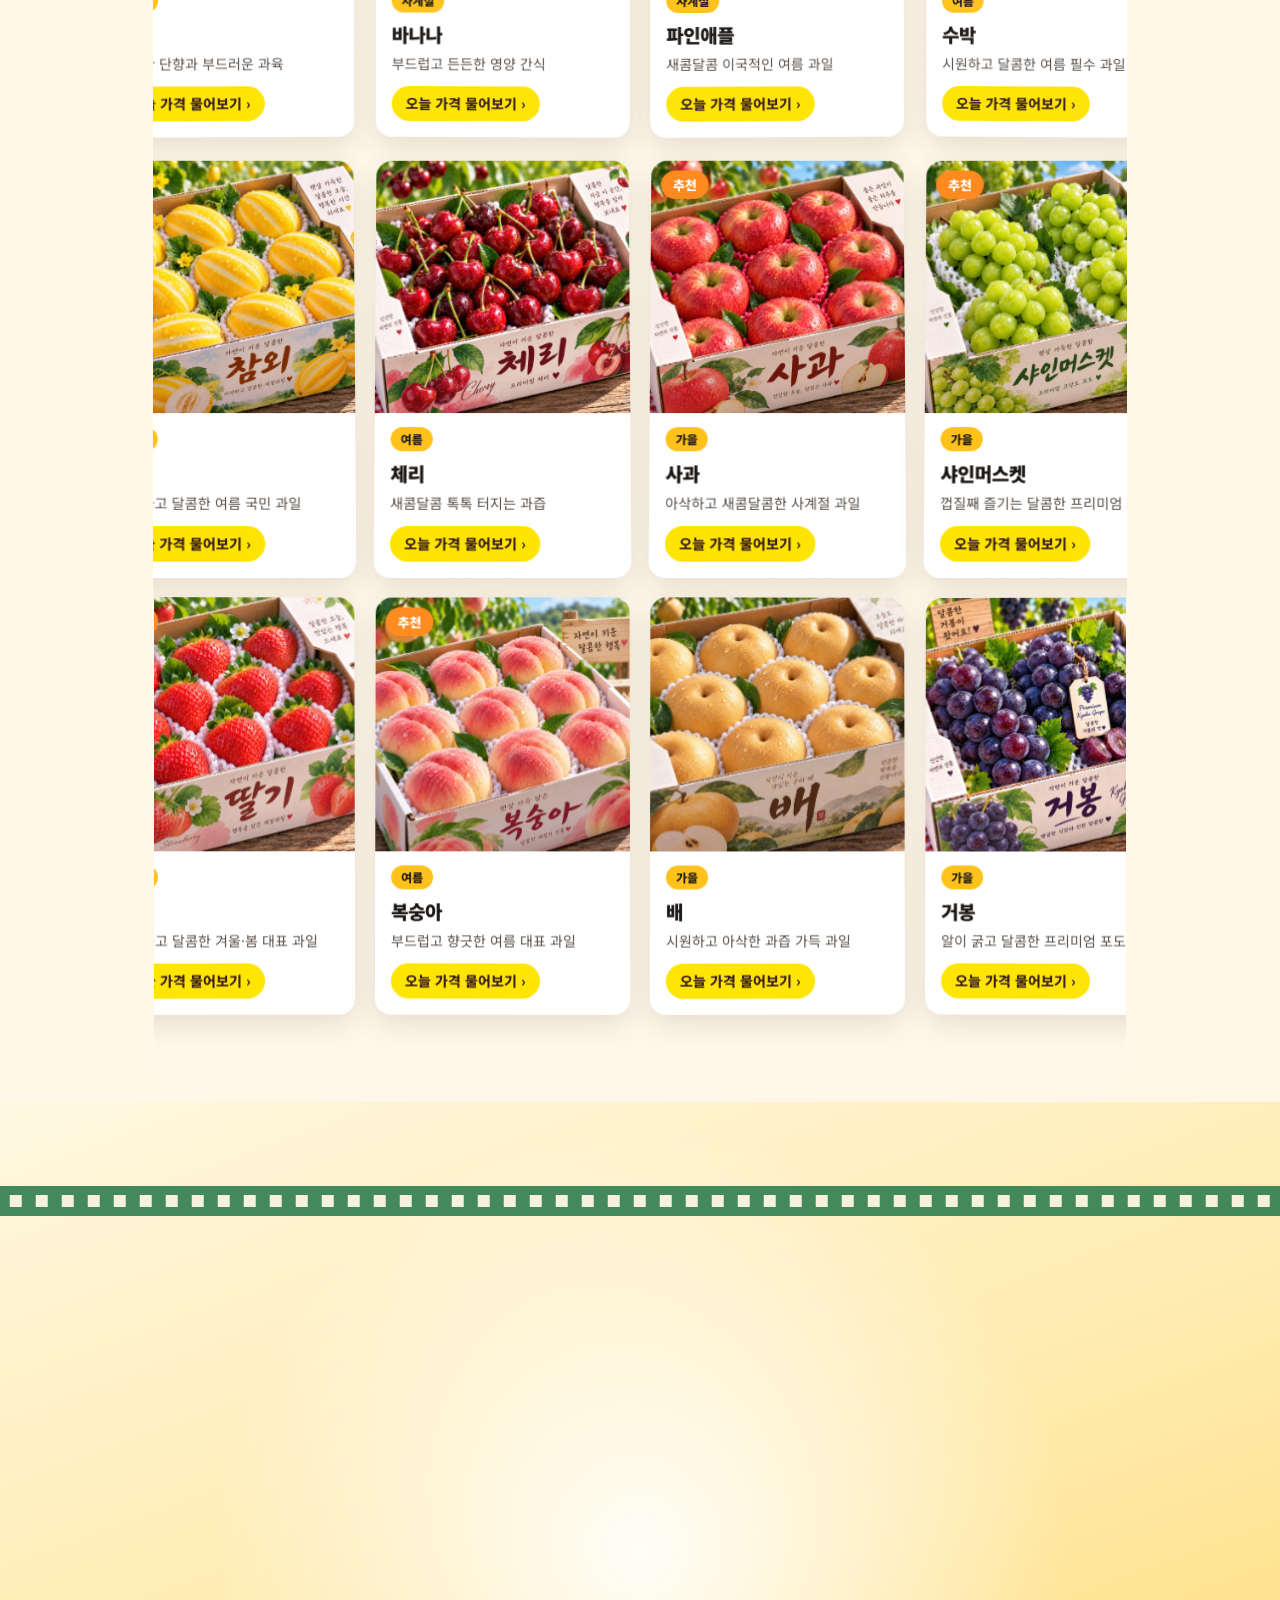
<file: preview/index.html>
<!DOCTYPE html>
<html lang="ko">
<head>
<meta charset="UTF-8" />
<!-- 미리보기(시안) 페이지: 사진·글꼴·스크립트는 홈페이지 폴더의 파일을 그대로 씁니다 -->
<base href="../" />
<!-- 검색(네이버·구글)에 나오지 않게 합니다 -->
<meta name="robots" content="noindex, nofollow" />
<meta name="viewport" content="width=device-width, initial-scale=1.0, viewport-fit=cover" />
<title>[미리보기] 과일철이네2 | 신선한 제철과일·선물용 과일</title>
<meta name="description" content="가족에게 드리는 마음으로 좋은 과일만 정성껏 고르는 과일철이네2. 신선한 제철과일, 선물용 과일, 지역 배달을 만나보세요." />
<meta name="theme-color" content="#ffe9a6" />

<!-- Open Graph 기본 메타태그 -->
<meta property="og:type" content="website" />
<meta property="og:title" content="과일철이네2 | 신선한 제철과일·선물용 과일" />
<meta property="og:description" content="가족에게 드리는 마음으로 좋은 과일만 정성껏 고르는 과일철이네2. 신선한 제철과일, 선물용 과일, 지역 배달을 만나보세요." />
<meta property="og:locale" content="ko_KR" />
<meta property="og:image" content="public/images/fruits/17-strawberry.jpg" />

<!-- 파비콘 (사과 이모지, 별도 파일 없이 바로 표시됩니다) -->
<link rel="icon" href="data:image/svg+xml,%3Csvg xmlns='http://www.w3.org/2000/svg' viewBox='0 0 100 100'%3E%3Ctext y='.9em' font-size='90'%3E%F0%9F%8D%8E%3C/text%3E%3C/svg%3E" />

<!-- 글꼴 (인터넷이 안 되면 기본 글꼴로 자동 표시됩니다) -->
<link rel="preconnect" href="https://fonts.googleapis.com" />
<link rel="preconnect" href="https://fonts.gstatic.com" crossorigin />
<link href="https://fonts.googleapis.com/css2?family=Black+Han+Sans&family=Noto+Sans+KR:wght@400;500;700;900&display=swap" rel="stylesheet" />

<!-- 영화 같은 3D 스크롤 효과 켜기 ("동작 줄이기" 설정 기기에서는 자동으로 꺼집니다) -->
<script>
  if (!(window.matchMedia && window.matchMedia("(prefers-reduced-motion: reduce)").matches)) {
    document.documentElement.classList.add("cinema");
  }
</script>
<!-- 디자인을 고친 뒤에는 아래 ?v= 뒤 숫자를 바꾸면 손님 휴대폰에 새 디자인이 바로 보입니다 -->
<link rel="stylesheet" href="css/style.css?v=20260927a" />
<link rel="stylesheet" href="css/cinema.css?v=20260927a" />
</head>
<body>

<!-- 영화 효과: 오프닝 타이틀, 위아래 검은 띠, 필름 질감, 진행바 -->
<div class="film-intro" id="film-intro" aria-hidden="true">
  <p class="film-intro-small">A FRESH FRUIT STORY</p>
  <p class="film-intro-title" data-config="storeName">과일철이네2</p>
</div>
<div class="letterbox letterbox-top" aria-hidden="true"></div>
<div class="letterbox letterbox-bottom" aria-hidden="true"></div>
<div class="film-grain" aria-hidden="true"></div>
<div class="scroll-progress" aria-hidden="true"><span id="scroll-progress-bar"></span></div>
<nav class="scene-nav" id="scene-nav" aria-label="장면 바로가기"></nav>

<!-- ============================================================ -->
<!-- ① 상단 헤더 -->
<!-- ============================================================ -->
<header class="site-header" id="site-header">
  <div class="header-inner">
    <a href="#hero" class="logo"><span class="logo-mark">🍎</span><span data-config="storeName">과일철이네2</span></a>

    <nav class="main-nav" id="main-nav">
      <a href="#trailer" class="nav-link">예고편</a>
      <a href="#about" class="nav-link">소개</a>
      <a href="#showcase" class="nav-link">과일 20종</a>
      <a href="#gift" class="nav-link">선물세트</a>
      <a href="#benefits" class="nav-link">이용혜택</a>
      <a href="#info" class="nav-link">배달·영업안내</a>
      <a href="#visit" class="nav-link">오시는길</a>
    </nav>

    <a href="#" class="btn btn-kakao btn-header-kakao">카카오톡 상담</a>

    <button class="menu-toggle" id="menu-toggle" aria-label="메뉴 열기" aria-expanded="false">
      <span></span><span></span><span></span>
    </button>
  </div>
</header>

<main>

<!-- ============================================================ -->
<!-- ② 히어로 (검정 배경) -->
<!-- ============================================================ -->
<section class="hero scene-pin" id="hero" data-scene="hero" data-chapter="첫 만남">
  <div class="scene-stage hero-stage">
    <div class="hero-particles" id="hero-particles" aria-hidden="true"></div>

    <div class="wrap hero-inner">
      <div class="hero-text" id="hero-text">
        <span class="scene-no">SCENE 01</span>
        <p class="hero-question" data-config="hero.question">마트 과일, 맛이 매번 복불복이셨죠?</p>
        <h1 class="hero-headline display" data-config="hero.headline">그럼 과일철이네2!</h1>
        <p class="hero-sub" data-config-nl="hero.subCopy">신선한 제철과일부터 소중한 분께 전하는 선물용 과일까지<br />과일철이네2가 정성껏 준비합니다.</p>
        <div class="hero-buttons">
          <a href="#products" class="btn btn-primary">오늘의 과일 보기</a>
          <a href="#" class="btn btn-kakao">카카오톡 1:1 상담</a>
        </div>
      </div>

      <div class="hero-visual" id="hero-visual">
        <div class="hero-photo" id="hero-photo">
          <img data-config-img="hero.image" src="public/images/fruits/17-strawberry.jpg" alt="과일철이네2 딸기 선물세트" />
        </div>
        <div class="stamp" id="hero-stamp" data-config-nl="hero.stamp">오늘도<br />과일철이네</div>
      </div>
    </div>

    <p class="hero-caption display" id="hero-caption" data-config-nl="hero.caption">진짜 맛있는 과일은,<br />고르는 사람이 다릅니다.</p>

    <div class="scroll-cue" id="scroll-cue" aria-hidden="true"><span></span>SCROLL</div>

    <div class="hero-ticker" aria-hidden="true">
      <div class="ticker-track" id="ticker-track"></div>
    </div>
  </div>
</section>

<!-- ============================================================ -->
<!-- ③ 노란 띠 - 질문 & 큰 제목 -->
<!-- ============================================================ -->
<section class="hook stage3d" id="hook" data-transition="iris" data-chapter="질문">
  <div class="wrap hook-inner">
    <span class="scene-no dark" data-3d="rise">SCENE 02</span>
    <p class="hook-question" data-3d="rise" data-config-nl="hook.question">가족과 함께 먹을 과일,<br />아무거나 고르진 않으셨나요?</p>
    <div class="hook-circle" data-3d="coin">
      <img data-config-img="hook.image" src="public/images/fruits/16-shine-muscat.jpg" alt="과일철이네2 샤인머스켓" loading="lazy" />
    </div>
    <p class="hook-small" data-3d="rise" data-config="hook.smallCopy">아이부터 어르신까지, 온 가족이 만족하는</p>
    <h2 class="hook-big display outline" data-3d="standup" data-config="hook.bigCopy">과일철이네2 제철과일!</h2>
  </div>
</section>

<!-- ============================================================ -->
<!-- ③-1 15초 홍보 영상 (예고편) -->
<!-- ============================================================ -->
<section class="section trailer stage3d" id="trailer" data-transition="frame">
  <div class="wrap trailer-inner">
    <div class="section-head trailer-head">
      <span class="scene-no" data-3d="subtitle" data-i="0">TRAILER</span>
      <p class="eyebrow" data-3d="subtitle" data-i="1" data-config-nl="trailer.smallCopy">15초 만에 만나보는</p>
      <h2 class="section-title display" data-3d="subtitle" data-i="2" data-config-nl="trailer.title">과일철이네2 예고편</h2>
      <p class="section-desc" data-3d="subtitle" data-i="3" data-config-nl="trailer.desc"></p>
    </div>
    <div class="trailer-phone" data-3d="zoom">
      <video
        class="trailer-video"
        id="trailer-video"
        src="public/video/promo-15s.mp4"
        poster="public/video/promo-15s-poster.jpg"
        muted
        loop
        playsinline
        controls
        preload="none"
        aria-label="과일철이네2 15초 홍보 영상"
      ></video>
      <button class="trailer-sound" id="trailer-sound" type="button" aria-pressed="false">🔇 소리 켜기</button>
    </div>
  </div>
</section>

<!-- ============================================================ -->
<!-- ④ 소개 + POINT 3가지 (흰 배경) -->
<!-- ============================================================ -->
<section class="section about stage3d" id="about" data-transition="frame" data-chapter="약속">
  <div class="wrap">
    <div class="section-head">
      <span class="scene-no" data-3d="subtitle" data-i="0">SCENE 03</span>
      <p class="eyebrow" data-3d="subtitle" data-i="1" data-config-nl="about.smallCopy">어린이부터 어르신까지<br />모두의 입맛을 사로잡은</p>
      <h2 class="section-title display red" data-3d="subtitle" data-i="2" data-config="about.title">과일철이네2!</h2>
      <p class="section-desc" data-3d="subtitle" data-i="3" data-config-nl="about.body"></p>
    </div>

    <div class="points" id="points">
      <!-- JS가 config.about.points 값으로 자동 채웁니다 -->
    </div>
  </div>
</section>

<!-- ============================================================ -->
<!-- ④-1 3D 회전 과일 쇼케이스 (스크롤하면 원형으로 돌아갑니다) -->
<!-- ============================================================ -->
<section class="showcase scene-pin" id="showcase" data-scene="ring" data-chapter="과일 20종">
  <div class="scene-stage showcase-stage">
    <div class="showcase-glow" aria-hidden="true"></div>
    <div class="ring-viewport">
      <div class="ring" id="ring">
        <!-- JS가 config.fruits 값으로 20개 카드를 원형으로 배치합니다 -->
      </div>
    </div>
    <div class="showcase-center">
      <span class="scene-no">SCENE 04</span>
      <p class="showcase-small" data-config="showcase.smallCopy">스크롤을 내려보세요</p>
      <h2 class="showcase-title display" data-config-nl="showcase.title">오늘의 과일<br />20가지 이야기</h2>
    </div>
    <p class="showcase-now" id="showcase-now"></p>
  </div>
</section>

<!-- ============================================================ -->
<!-- ⑤ 과일 상품 20종 -->
<!-- ============================================================ -->
<section class="section products stage3d" id="products" data-transition="frame" data-chapter="골라보기">
  <div class="wrap">
    <div class="section-head">
      <span class="scene-no" data-3d="subtitle" data-i="0">SCENE 05</span>
      <p class="eyebrow" data-3d="subtitle" data-i="1" data-config="products.smallCopy">오늘은 어떤 과일 드실래요?</p>
      <h2 class="section-title display" data-3d="subtitle" data-i="2" data-config="products.title">과일철이네2 과일 20종</h2>
      <p class="section-desc" data-3d="subtitle" data-i="3" data-config="products.subtitle"></p>
    </div>

    <p class="price-notice" data-3d="rise" data-config-nl="products.priceNotice">
      과일 가격은 매일 아침 시세에 따라 바뀌어서 홈페이지에 정가를 적어두지 않아요.<br />오늘 가격은 전화(010-2237-3494)나 카카오톡으로 직접 물어봐 주세요!
    </p>

    <div class="season-tabs" id="season-tabs" role="tablist" aria-label="계절별 과일 보기">
      <!-- JS가 계절 탭을 자동으로 만듭니다 -->
    </div>

    <div class="fruit-grid" id="fruit-grid">
      <!-- JS가 config.fruits(20개) 값으로 자동 채웁니다 -->
    </div>
  </div>
</section>

<!-- ============================================================ -->
<!-- ⑥ 선물용 과일 -->
<!-- ============================================================ -->
<section class="section gift stage3d" id="gift" data-transition="wipe" data-chapter="선물">
  <div class="wrap">
    <div class="section-head">
      <span class="scene-no" data-3d="subtitle" data-i="0">SCENE 06</span>
      <p class="eyebrow" data-3d="subtitle" data-i="1" data-config="gift.smallCopy">소중한 마음까지 함께 전합니다</p>
      <h2 class="section-title display red" data-3d="subtitle" data-i="2" data-config="gift.title">선물용 과일세트</h2>
      <p class="section-desc" data-3d="subtitle" data-i="3" data-config-nl="gift.body"></p>
    </div>

    <div class="gift-cards" id="gift-cards">
      <!-- JS가 config.gift.cards 값으로 자동 채웁니다 -->
    </div>

    <div class="section-cta" data-3d="rise">
      <a href="#" class="btn btn-kakao btn-large">카카오톡으로 선물 상담하기</a>
    </div>
  </div>
</section>

<!-- ============================================================ -->
<!-- ⑦ 이런 분들께 추천해요 (주황 배경 말풍선) -->
<!-- ============================================================ -->
<section class="section recommend stage3d" id="recommend" data-transition="iris" data-chapter="추천">
  <div class="wrap">
    <div class="section-head">
      <span class="scene-no dark" data-3d="subtitle" data-i="0">SCENE 07</span>
      <p class="eyebrow dark" data-3d="subtitle" data-i="1" data-config="recommend.smallCopy">이럴 때 과일철이네2를 찾아주세요</p>
      <h2 class="section-title display outline" data-3d="subtitle" data-i="2" data-config="recommend.title">이런 분들께 추천해요</h2>
    </div>
    <div class="bubbles" id="bubbles">
      <!-- JS가 config.recommend.items 값으로 자동 채웁니다 -->
    </div>
  </div>
</section>

<!-- ============================================================ -->
<!-- ⑧ 이용 혜택 (쿠폰) -->
<!-- ============================================================ -->
<section class="section benefits stage3d" id="benefits" data-transition="wipe" data-chapter="혜택">
  <div class="wrap">
    <div class="section-head">
      <span class="scene-no dark" data-3d="subtitle" data-i="0">SCENE 08</span>
      <p class="eyebrow dark" data-3d="subtitle" data-i="1" data-config="benefits.smallCopy">과일철이네2에서만 누리는</p>
      <h2 class="section-title display outline tilt" data-3d="subtitle" data-i="2" data-config="benefits.title">이용 혜택</h2>
    </div>
    <div class="coupons" id="coupons">
      <!-- JS가 config.benefits.items 값으로 자동 채웁니다 -->
    </div>
  </div>
</section>

<!-- ============================================================ -->
<!-- ⑨ 배달 / 영업 안내 -->
<!-- ============================================================ -->
<section class="section info stage3d" id="info" data-transition="frame" data-chapter="안내">
  <div class="wrap">
    <div class="info-grid">
      <div class="info-box" id="delivery" data-3d="rise" data-i="0">
        <span class="info-badge">DELIVERY</span>
        <h3 class="info-title" data-config="delivery.title">신선한 과일, 편하게 받아보세요</h3>
        <dl class="info-list">
          <div><dt>배달시간</dt><dd data-config="delivery.time">08:00 ~ 18:30</dd></div>
          <div><dt>배달지역</dt><dd id="delivery-areas">성남 구시가지 / 위례 / 야탑</dd></div>
          <div><dt>최소주문</dt><dd data-config="delivery.minOrder">20,000원 이상</dd></div>
        </dl>
        <p class="info-note" data-config-nl="delivery.note"></p>
        <a href="#" class="btn btn-kakao">카카오톡으로 배달 문의</a>
      </div>

      <div class="info-box" id="hours" data-3d="rise" data-i="1">
        <span class="info-badge">OPEN</span>
        <h3 class="info-title" data-config="hours.title">과일철이네2 영업안내</h3>
        <dl class="info-list">
          <div><dt>영업시간</dt><dd data-config="hours.openTime">08:00 ~ 19:00</dd></div>
          <div><dt>정기휴무</dt><dd data-config="hours.closedDay">매월 둘째·넷째 일요일</dd></div>
          <div><dt>배달시간</dt><dd data-config="hours.deliveryTime">08:00 ~ 18:30</dd></div>
        </dl>
      </div>

      <div class="info-box" id="visit" data-3d="rise" data-i="2">
        <span class="info-badge">VISIT</span>
        <h3 class="info-title">매장 방문 안내</h3>
        <dl class="info-list">
          <div><dt>주소</dt><dd id="visit-address">주소 준비중입니다. 카카오톡으로 문의해주세요.</dd></div>
          <div id="visit-phone-row" hidden><dt>전화</dt><dd><a id="visit-phone" href="#"></a></dd></div>
        </dl>
        <a href="#" class="btn btn-naver">네이버 지도에서 위치 보기</a>
      </div>
    </div>
  </div>
</section>

<!-- ============================================================ -->
<!-- ⑩ 엔딩: 마지막 장면 → 엔딩 크레딧 → THE END -->
<!-- ============================================================ -->
<section class="finale scene-pin" id="contact" data-chapter="엔딩" data-scene="finale">
  <div class="scene-stage finale-stage">
    <div class="finale-bg" id="finale-bg" aria-hidden="true">
      <img data-config-img="finale.image" src="public/images/fruits/12-watermelon.jpg" alt="" loading="lazy" />
    </div>

    <div class="wrap finale-inner" id="finale-title">
      <span class="scene-no">FINAL SCENE</span>
      <p class="finale-small" data-config="finale.smallCopy">오늘 저녁 식탁에, 소중한 분께 드릴 선물로</p>
      <h2 class="finale-big display" data-config-nl="finale.bigCopy">지금 바로<br />과일철이네2를 만나보세요!</h2>
      <div class="contact-buttons">
        <a href="#" class="btn btn-kakao btn-large">카카오톡 1:1 상담</a>
        <a href="#" class="btn btn-naver btn-large">네이버 지도로 오시는 길</a>
      </div>
    </div>

    <!-- 엔딩 크레딧 (config.finale.credits + 매장 정보로 자동 작성) -->
    <div class="credits-window" id="credits-window">
      <div class="credits" id="credits">
        <p class="credits-head">CREDITS</p>
        <p class="credits-title display" data-config="storeName">과일철이네2</p>
        <dl class="credits-list" id="credits-list"></dl>
      </div>
    </div>

    <div class="the-end" id="the-end">
      <p class="the-end-small">THE END</p>
      <p class="the-end-big display" data-config="finale.theEnd">과일철이네2에서 만나요!</p>
      <div class="contact-buttons">
        <a href="#" class="btn btn-kakao btn-large">카카오톡 1:1 상담</a>
        <a href="#" class="btn btn-naver btn-large">오시는 길</a>
        <a href="#" class="btn btn-tel btn-large" id="the-end-tel" hidden>전화하기</a>
      </div>
    </div>
  </div>
</section>

</main>

<!-- ============================================================ -->
<!-- ⑪ 하단 Footer -->
<!-- ============================================================ -->
<footer class="site-footer">
  <div class="wrap footer-inner">
    <p class="footer-store-name display" data-config="storeName">과일철이네2</p>
    <p class="footer-copy" data-config-nl="mainCopy">가족에게 드리는 마음으로, 좋은 과일만 정성껏</p>
    <nav class="footer-links">
      <a href="#about">소개</a>
      <a href="#products">과일 20종</a>
      <a href="#gift">선물세트</a>
      <a href="#benefits">이용혜택</a>
      <a href="#info">배달·영업안내</a>
      <a href="#visit">오시는길</a>
    </nav>
    <p class="footer-bottom">© <span id="footer-year">2026</span> <span data-config="storeName">과일철이네2</span>. All rights reserved.</p>
  </div>
</footer>

<!-- 모바일 하단 고정 상담바 -->
<div class="mobile-fixed-bar" id="mobile-fixed-bar">
  <a href="#" class="mobile-bar-btn btn-kakao">카카오톡 상담</a>
  <a href="#" class="mobile-bar-btn btn-naver">오시는 길</a>
</div>

<script src="config/site-config.js?v=20260927a"></script>
<script src="js/main.js?v=20260927a"></script>
<script src="js/cinema.js?v=20260927a"></script>

<!-- ============================================================ -->
<!-- 미리보기 표시는 config/site-config.js 의 previewMode 로 켜고 끕니다 -->
<!-- ============================================================ -->
<script>
  // 이 페이지는 <base href="../"> 를 쓰기 때문에, 메뉴의 "#소개" 같은 링크가
  // 정식 홈페이지로 넘어가지 않고 이 페이지 안에서 움직이도록 잡아줍니다.
  document.addEventListener("click", function (e) {
    var a = e.target.closest && e.target.closest('a[href^="#"]');
    if (!a || e.defaultPrevented) return;
    var id = a.getAttribute("href").slice(1);
    if (!id) return;
    var target = document.getElementById(id);
    if (!target) return;
    e.preventDefault();
    target.scrollIntoView({ behavior: "smooth", block: "start" });
  });
</script>
</body>
</html>
</file>
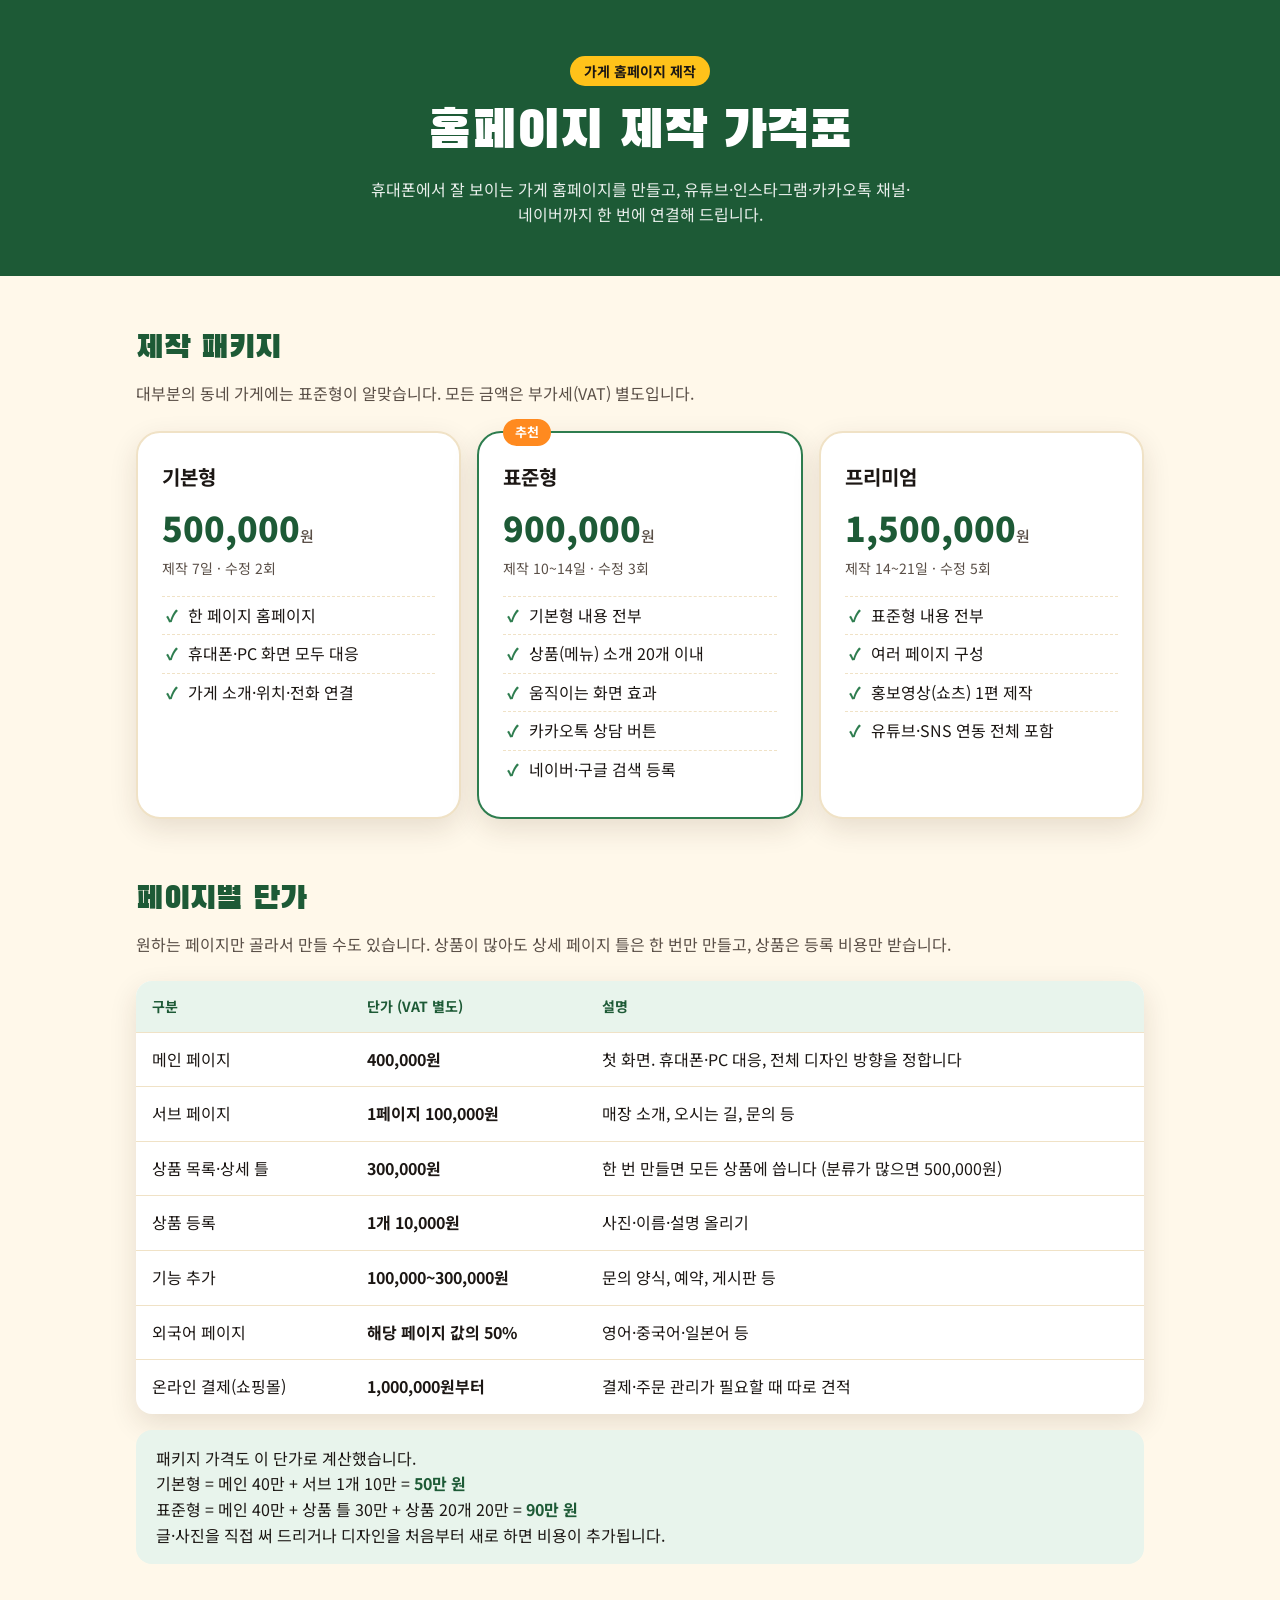
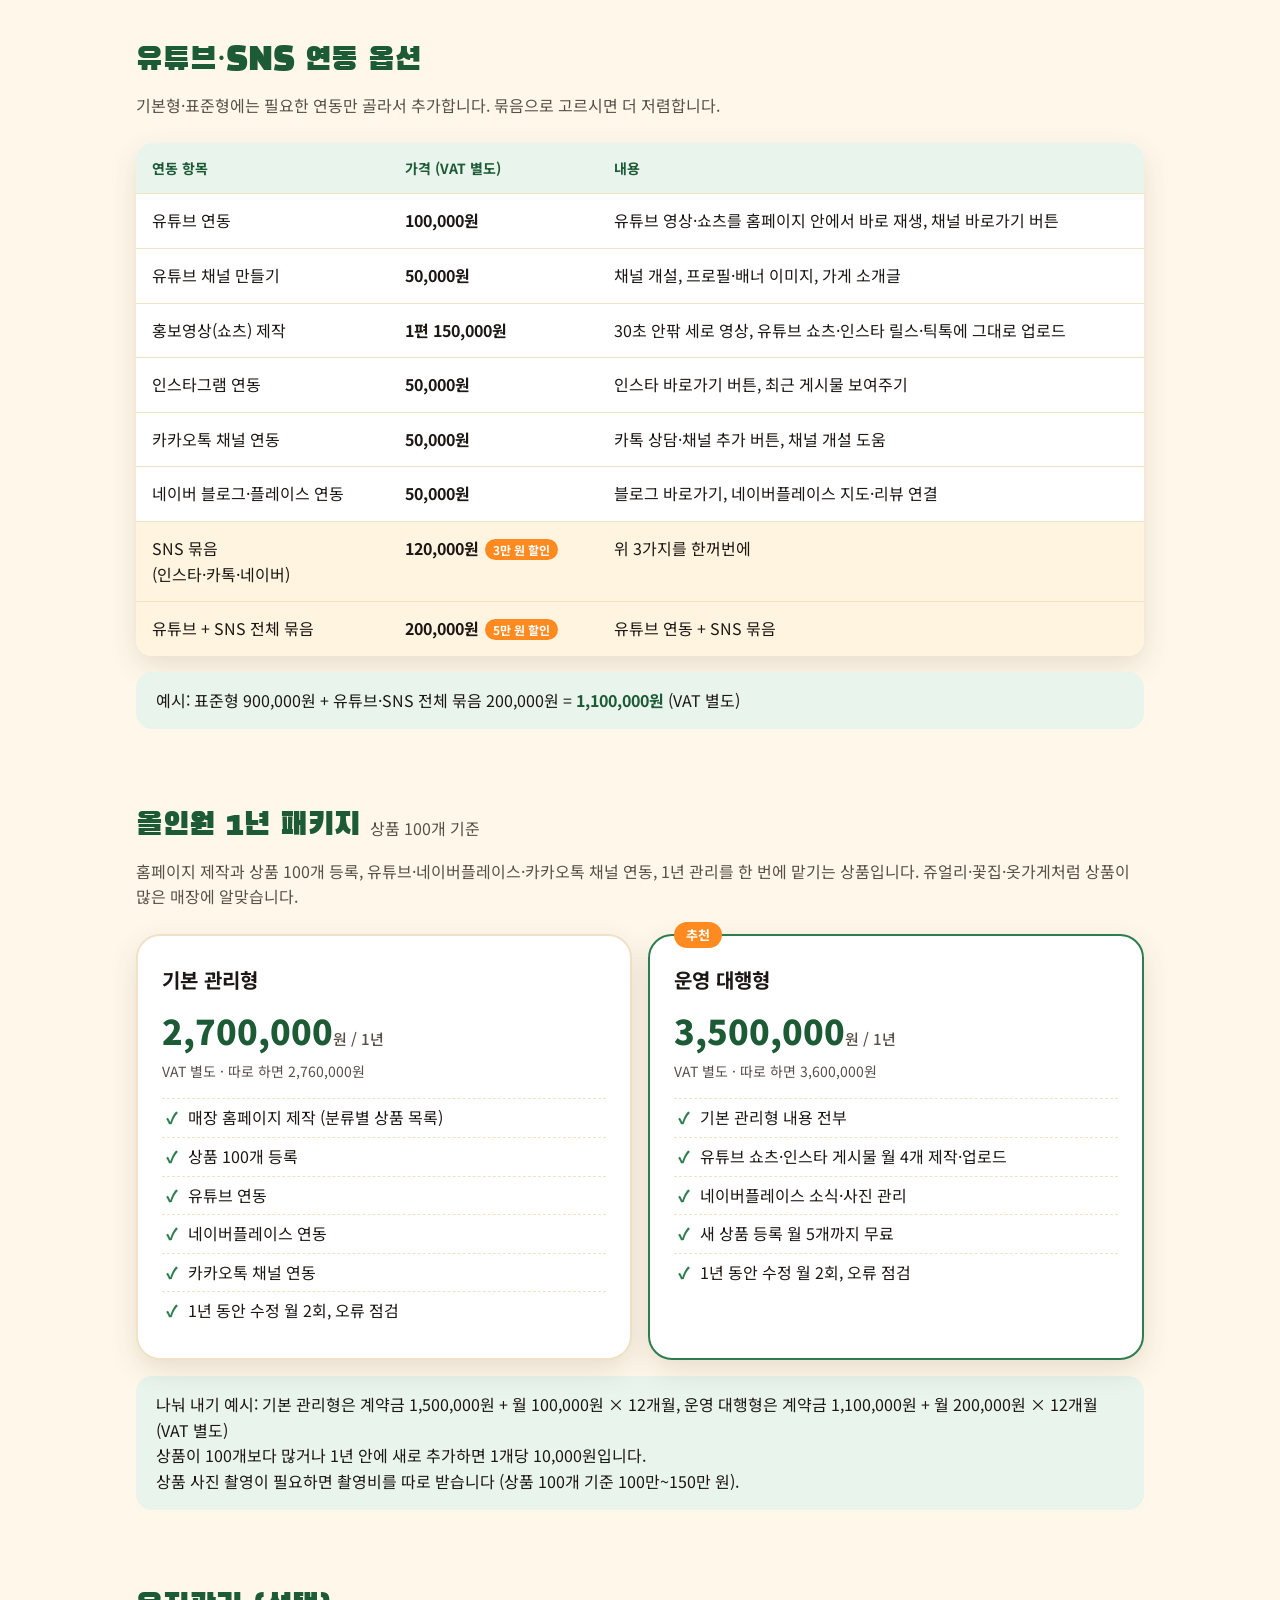
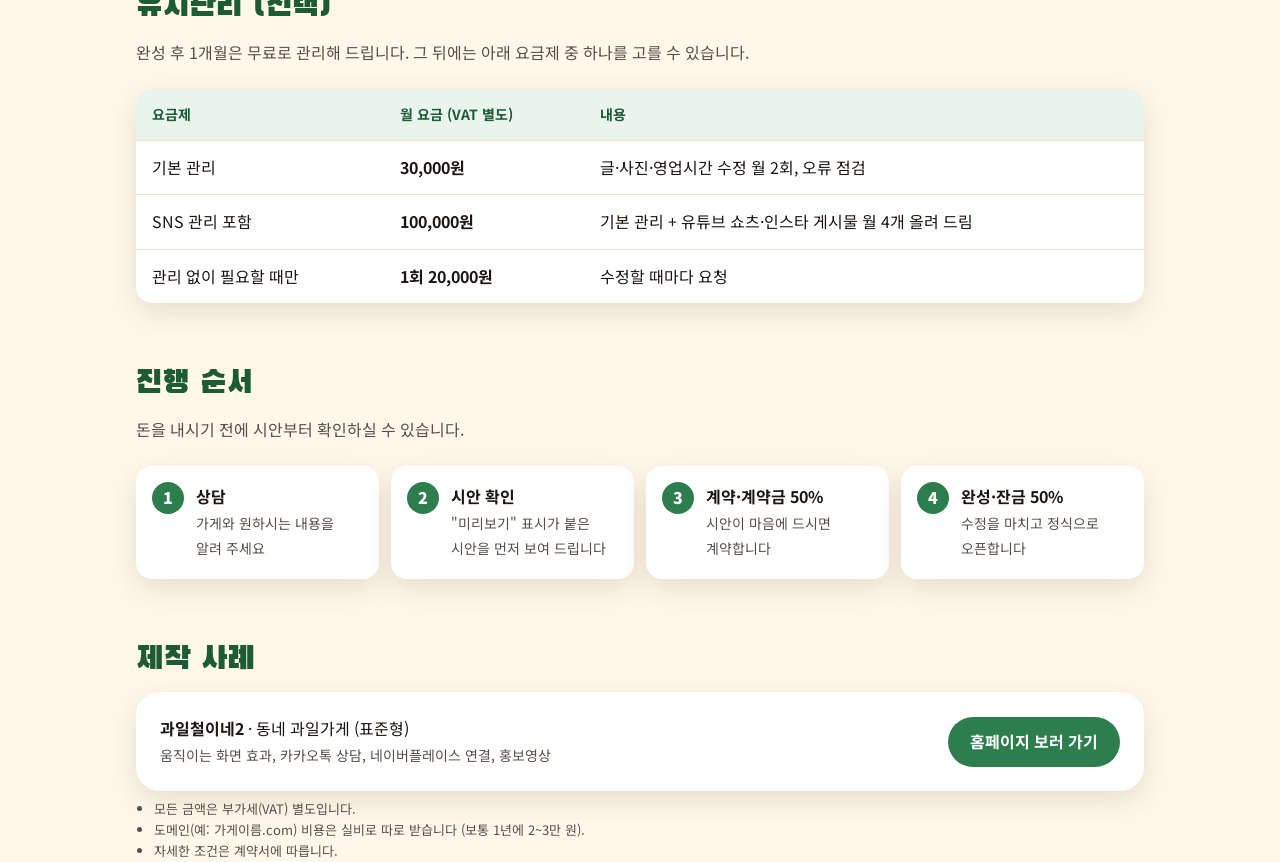
<file: pricing/index.html>
<!DOCTYPE html>
<html lang="ko">
<head>
<meta charset="UTF-8" />
<!-- 홈페이지 제작 가격표 페이지 (손님에게 링크로 보내는 용도) -->
<!-- 검색(네이버·구글)에 나오지 않게 합니다 -->
<meta name="robots" content="noindex, nofollow" />
<meta name="viewport" content="width=device-width, initial-scale=1.0, viewport-fit=cover" />
<title>홈페이지 제작 가격표 | 유튜브·SNS 연동</title>
<meta name="description" content="가게 홈페이지 제작 가격표. 기본형·표준형·프리미엄 패키지와 유튜브·인스타그램·카카오톡 채널·네이버 연동 가격을 안내합니다." />
<meta name="theme-color" content="#2e7d4f" />
<link rel="icon" href="data:image/svg+xml,%3Csvg xmlns='http://www.w3.org/2000/svg' viewBox='0 0 100 100'%3E%3Ctext y='.9em' font-size='90'%3E%F0%9F%8C%90%3C/text%3E%3C/svg%3E" />

<!-- 글꼴 (인터넷이 안 되면 기본 글꼴로 자동 표시됩니다) -->
<link rel="preconnect" href="https://fonts.googleapis.com" />
<link rel="preconnect" href="https://fonts.gstatic.com" crossorigin />
<link href="https://fonts.googleapis.com/css2?family=Black+Han+Sans&family=Noto+Sans+KR:wght@400;500;700;900&display=swap" rel="stylesheet" />

<style>
  :root {
    --ink: #1c1714;
    --ink-soft: #5a4f47;
    --green: #2e7d4f;
    --green-deep: #1d5a36;
    --green-light: #e8f4ec;
    --orange: #ff8a1f;
    --yellow: #ffc21a;
    --cream: #fff8ea;
    --white: #ffffff;
    --line: #f0e2c6;
    --radius-lg: 24px;
    --radius-md: 16px;
    --shadow: 0 10px 28px rgba(60, 30, 5, 0.12);
    --font-body: "Noto Sans KR", "Apple SD Gothic Neo", "Malgun Gothic", -apple-system, sans-serif;
    --font-display: "Black Han Sans", "Noto Sans KR", "Apple SD Gothic Neo", sans-serif;
  }
  * { box-sizing: border-box; }
  body {
    margin: 0;
    background: var(--cream);
    color: var(--ink);
    font-family: var(--font-body);
    line-height: 1.6;
    word-break: keep-all;
  }
  .wrap { max-width: 1040px; margin: 0 auto; padding: 0 16px; }

  /* 맨 위 */
  .hero { background: var(--green-deep); color: var(--white); padding: 56px 0 48px; text-align: center; }
  .hero .eyebrow { display: inline-block; background: var(--yellow); color: var(--ink); font-weight: 700;
    font-size: 14px; padding: 4px 14px; border-radius: 999px; }
  .hero h1 { font-family: var(--font-display); font-weight: 400; font-size: clamp(32px, 7vw, 52px);
    line-height: 1.2; margin: 16px 0 12px; }
  .hero p { margin: 0 auto; max-width: 560px; opacity: 0.9; }

  section { padding: 48px 0 8px; }
  h2 { font-family: var(--font-display); font-weight: 400; font-size: clamp(24px, 5vw, 32px);
    color: var(--green-deep); margin: 0 0 6px; }
  .lead { margin: 0 0 24px; color: var(--ink-soft); }

  /* 패키지 카드 */
  .plans { display: grid; grid-template-columns: repeat(auto-fit, minmax(260px, 1fr)); gap: 16px; }
  .plan { position: relative; background: var(--white); border: 2px solid var(--line);
    border-radius: var(--radius-lg); padding: 28px 24px; box-shadow: var(--shadow); }
  .plan.best { border-color: var(--green); }
  .plan .tag { position: absolute; top: -14px; left: 24px; background: var(--orange); color: var(--white);
    font-weight: 700; font-size: 13px; padding: 3px 12px; border-radius: 999px; }
  .plan h3 { margin: 0; font-size: 20px; }
  .price { font-size: 34px; font-weight: 900; color: var(--green-deep); margin: 8px 0 2px;
    font-variant-numeric: tabular-nums; }
  .price small { font-size: 15px; font-weight: 500; color: var(--ink-soft); }
  .meta { font-size: 14px; color: var(--ink-soft); margin: 0 0 16px; }
  .plan ul { margin: 0; padding: 0; list-style: none; }
  .plan li { padding: 6px 0 6px 26px; position: relative; border-top: 1px dashed var(--line); }
  .plan li::before { content: "✓"; position: absolute; left: 4px; color: var(--green); font-weight: 900; }

  /* 표 */
  .table-box { background: var(--white); border-radius: var(--radius-md); box-shadow: var(--shadow);
    overflow-x: auto; }
  table { width: 100%; border-collapse: collapse; min-width: 520px; }
  th, td { padding: 14px 16px; text-align: left; border-bottom: 1px solid var(--line); vertical-align: top; }
  th { background: var(--green-light); color: var(--green-deep); font-size: 14px; }
  td.num { white-space: nowrap; font-weight: 700; font-variant-numeric: tabular-nums; }
  tr.bundle td { background: #fff4df; }
  tr:last-child td { border-bottom: 0; }
  .save { display: inline-block; margin-left: 6px; font-size: 12px; font-weight: 700; color: var(--white);
    background: var(--orange); padding: 1px 8px; border-radius: 999px; }

  /* 휴대폰에서는 표를 한 줄씩 카드처럼 보여 줍니다 */
  @media (max-width: 600px) {
    table { min-width: 0; }
    thead { display: none; }
    tr { display: block; padding: 14px 16px; border-bottom: 1px solid var(--line); }
    tr:last-child { border-bottom: 0; }
    td { display: block; padding: 2px 0; border: 0; }
    td:first-child { font-weight: 700; }
    td.num { color: var(--green-deep); }
    td:last-child { font-size: 14px; color: var(--ink-soft); }
    td br { display: none; }
    tr.bundle { background: #fff4df; }
  }

  .example { margin-top: 16px; background: var(--green-light); border-radius: var(--radius-md);
    padding: 16px 20px; }
  .example b { color: var(--green-deep); }

  /* 진행 순서 */
  .steps { display: grid; grid-template-columns: repeat(auto-fit, minmax(200px, 1fr)); gap: 12px;
    counter-reset: step; padding: 0; margin: 0; list-style: none; }
  .steps li { background: var(--white); border-radius: var(--radius-md); padding: 18px 18px 18px 60px;
    position: relative; box-shadow: var(--shadow); counter-increment: step; }
  .steps li::before { content: counter(step); position: absolute; left: 16px; top: 16px; width: 32px;
    height: 32px; border-radius: 50%; background: var(--green); color: var(--white); font-weight: 900;
    display: grid; place-items: center; }
  .steps b { display: block; }
  .steps span { font-size: 14px; color: var(--ink-soft); }

  .case { display: flex; flex-wrap: wrap; align-items: center; gap: 16px; justify-content: space-between;
    background: var(--white); border-radius: var(--radius-lg); padding: 24px; box-shadow: var(--shadow); }
  .btn { display: inline-block; background: var(--green); color: var(--white); text-decoration: none;
    font-weight: 700; padding: 12px 22px; border-radius: 999px; }
  .btn:hover { background: var(--green-deep); }

  footer { padding: 40px 0 56px; font-size: 13px; color: var(--ink-soft); }
  footer ul { margin: 0; padding-left: 18px; }
</style>
</head>
<body>

<header class="hero">
  <div class="wrap">
    <span class="eyebrow">가게 홈페이지 제작</span>
    <h1>홈페이지 제작 가격표</h1>
    <p>휴대폰에서 잘 보이는 가게 홈페이지를 만들고, 유튜브·인스타그램·카카오톡 채널·네이버까지 한 번에 연결해 드립니다.</p>
  </div>
</header>

<main class="wrap">

  <section aria-labelledby="plans-title">
    <h2 id="plans-title">제작 패키지</h2>
    <p class="lead">대부분의 동네 가게에는 표준형이 알맞습니다. 모든 금액은 부가세(VAT) 별도입니다.</p>
    <div class="plans">
      <article class="plan">
        <h3>기본형</h3>
        <p class="price">500,000<small>원</small></p>
        <p class="meta">제작 7일 · 수정 2회</p>
        <ul>
          <li>한 페이지 홈페이지</li>
          <li>휴대폰·PC 화면 모두 대응</li>
          <li>가게 소개·위치·전화 연결</li>
        </ul>
      </article>
      <article class="plan best">
        <span class="tag">추천</span>
        <h3>표준형</h3>
        <p class="price">900,000<small>원</small></p>
        <p class="meta">제작 10~14일 · 수정 3회</p>
        <ul>
          <li>기본형 내용 전부</li>
          <li>상품(메뉴) 소개 20개 이내</li>
          <li>움직이는 화면 효과</li>
          <li>카카오톡 상담 버튼</li>
          <li>네이버·구글 검색 등록</li>
        </ul>
      </article>
      <article class="plan">
        <h3>프리미엄</h3>
        <p class="price">1,500,000<small>원</small></p>
        <p class="meta">제작 14~21일 · 수정 5회</p>
        <ul>
          <li>표준형 내용 전부</li>
          <li>여러 페이지 구성</li>
          <li>홍보영상(쇼츠) 1편 제작</li>
          <li>유튜브·SNS 연동 전체 포함</li>
        </ul>
      </article>
    </div>
  </section>

  <section aria-labelledby="unit-title">
    <h2 id="unit-title">페이지별 단가</h2>
    <p class="lead">원하는 페이지만 골라서 만들 수도 있습니다. 상품이 많아도 상세 페이지 틀은 한 번만 만들고, 상품은 등록 비용만 받습니다.</p>
    <div class="table-box">
      <table>
        <thead>
          <tr><th scope="col">구분</th><th scope="col">단가 (VAT 별도)</th><th scope="col">설명</th></tr>
        </thead>
        <tbody>
          <tr><td>메인 페이지</td><td class="num">400,000원</td><td>첫 화면. 휴대폰·PC 대응, 전체 디자인 방향을 정합니다</td></tr>
          <tr><td>서브 페이지</td><td class="num">1페이지 100,000원</td><td>매장 소개, 오시는 길, 문의 등</td></tr>
          <tr><td>상품 목록·상세 틀</td><td class="num">300,000원</td><td>한 번 만들면 모든 상품에 씁니다 (분류가 많으면 500,000원)</td></tr>
          <tr><td>상품 등록</td><td class="num">1개 10,000원</td><td>사진·이름·설명 올리기</td></tr>
          <tr><td>기능 추가</td><td class="num">100,000~300,000원</td><td>문의 양식, 예약, 게시판 등</td></tr>
          <tr><td>외국어 페이지</td><td class="num">해당 페이지 값의 50%</td><td>영어·중국어·일본어 등</td></tr>
          <tr><td>온라인 결제(쇼핑몰)</td><td class="num">1,000,000원부터</td><td>결제·주문 관리가 필요할 때 따로 견적</td></tr>
        </tbody>
      </table>
    </div>
    <p class="example">패키지 가격도 이 단가로 계산했습니다.<br />
      기본형 = 메인 40만 + 서브 1개 10만 = <b>50만 원</b><br />
      표준형 = 메인 40만 + 상품 틀 30만 + 상품 20개 20만 = <b>90만 원</b><br />
      글·사진을 직접 써 드리거나 디자인을 처음부터 새로 하면 비용이 추가됩니다.</p>
  </section>

  <section aria-labelledby="options-title">
    <h2 id="options-title">유튜브·SNS 연동 옵션</h2>
    <p class="lead">기본형·표준형에는 필요한 연동만 골라서 추가합니다. 묶음으로 고르시면 더 저렴합니다.</p>
    <div class="table-box">
      <table>
        <thead>
          <tr><th scope="col">연동 항목</th><th scope="col">가격 (VAT 별도)</th><th scope="col">내용</th></tr>
        </thead>
        <tbody>
          <tr><td>유튜브 연동</td><td class="num">100,000원</td><td>유튜브 영상·쇼츠를 홈페이지 안에서 바로 재생, 채널 바로가기 버튼</td></tr>
          <tr><td>유튜브 채널 만들기</td><td class="num">50,000원</td><td>채널 개설, 프로필·배너 이미지, 가게 소개글</td></tr>
          <tr><td>홍보영상(쇼츠) 제작</td><td class="num">1편 150,000원</td><td>30초 안팎 세로 영상, 유튜브 쇼츠·인스타 릴스·틱톡에 그대로 업로드</td></tr>
          <tr><td>인스타그램 연동</td><td class="num">50,000원</td><td>인스타 바로가기 버튼, 최근 게시물 보여주기</td></tr>
          <tr><td>카카오톡 채널 연동</td><td class="num">50,000원</td><td>카톡 상담·채널 추가 버튼, 채널 개설 도움</td></tr>
          <tr><td>네이버 블로그·플레이스 연동</td><td class="num">50,000원</td><td>블로그 바로가기, 네이버플레이스 지도·리뷰 연결</td></tr>
          <tr class="bundle"><td>SNS 묶음<br />(인스타·카톡·네이버)</td><td class="num">120,000원<span class="save">3만 원 할인</span></td><td>위 3가지를 한꺼번에</td></tr>
          <tr class="bundle"><td>유튜브 + SNS 전체 묶음</td><td class="num">200,000원<span class="save">5만 원 할인</span></td><td>유튜브 연동 + SNS 묶음</td></tr>
        </tbody>
      </table>
    </div>
    <p class="example">예시: 표준형 900,000원 + 유튜브·SNS 전체 묶음 200,000원 = <b>1,100,000원</b> (VAT 별도)</p>
  </section>

  <section aria-labelledby="allinone-title">
    <h2 id="allinone-title">올인원 1년 패키지 <small style="font-family:var(--font-body);font-size:16px;color:var(--ink-soft)">상품 100개 기준</small></h2>
    <p class="lead">홈페이지 제작과 상품 100개 등록, 유튜브·네이버플레이스·카카오톡 채널 연동, 1년 관리를 한 번에 맡기는 상품입니다. 쥬얼리·꽃집·옷가게처럼 상품이 많은 매장에 알맞습니다.</p>
    <div class="plans">
      <article class="plan">
        <h3>기본 관리형</h3>
        <p class="price">2,700,000<small>원 / 1년</small></p>
        <p class="meta">VAT 별도 · 따로 하면 2,760,000원</p>
        <ul>
          <li>매장 홈페이지 제작 (분류별 상품 목록)</li>
          <li>상품 100개 등록</li>
          <li>유튜브 연동</li>
          <li>네이버플레이스 연동</li>
          <li>카카오톡 채널 연동</li>
          <li>1년 동안 수정 월 2회, 오류 점검</li>
        </ul>
      </article>
      <article class="plan best">
        <span class="tag">추천</span>
        <h3>운영 대행형</h3>
        <p class="price">3,500,000<small>원 / 1년</small></p>
        <p class="meta">VAT 별도 · 따로 하면 3,600,000원</p>
        <ul>
          <li>기본 관리형 내용 전부</li>
          <li>유튜브 쇼츠·인스타 게시물 월 4개 제작·업로드</li>
          <li>네이버플레이스 소식·사진 관리</li>
          <li>새 상품 등록 월 5개까지 무료</li>
          <li>1년 동안 수정 월 2회, 오류 점검</li>
        </ul>
      </article>
    </div>
    <p class="example">나눠 내기 예시: 기본 관리형은 계약금 1,500,000원 + 월 100,000원 × 12개월, 운영 대행형은 계약금 1,100,000원 + 월 200,000원 × 12개월 (VAT 별도)<br />
      상품이 100개보다 많거나 1년 안에 새로 추가하면 1개당 10,000원입니다.<br />
      상품 사진 촬영이 필요하면 촬영비를 따로 받습니다 (상품 100개 기준 100만~150만 원).</p>
  </section>

  <section aria-labelledby="care-title">
    <h2 id="care-title">유지관리 (선택)</h2>
    <p class="lead">완성 후 1개월은 무료로 관리해 드립니다. 그 뒤에는 아래 요금제 중 하나를 고를 수 있습니다.</p>
    <div class="table-box">
      <table>
        <thead>
          <tr><th scope="col">요금제</th><th scope="col">월 요금 (VAT 별도)</th><th scope="col">내용</th></tr>
        </thead>
        <tbody>
          <tr><td>기본 관리</td><td class="num">30,000원</td><td>글·사진·영업시간 수정 월 2회, 오류 점검</td></tr>
          <tr><td>SNS 관리 포함</td><td class="num">100,000원</td><td>기본 관리 + 유튜브 쇼츠·인스타 게시물 월 4개 올려 드림</td></tr>
          <tr><td>관리 없이 필요할 때만</td><td class="num">1회 20,000원</td><td>수정할 때마다 요청</td></tr>
        </tbody>
      </table>
    </div>
  </section>

  <section aria-labelledby="steps-title">
    <h2 id="steps-title">진행 순서</h2>
    <p class="lead">돈을 내시기 전에 시안부터 확인하실 수 있습니다.</p>
    <ol class="steps">
      <li><b>상담</b><span>가게와 원하시는 내용을 알려 주세요</span></li>
      <li><b>시안 확인</b><span>"미리보기" 표시가 붙은 시안을 먼저 보여 드립니다</span></li>
      <li><b>계약·계약금 50%</b><span>시안이 마음에 드시면 계약합니다</span></li>
      <li><b>완성·잔금 50%</b><span>수정을 마치고 정식으로 오픈합니다</span></li>
    </ol>
  </section>

  <section aria-labelledby="case-title">
    <h2 id="case-title">제작 사례</h2>
    <div class="case">
      <div>
        <b>과일철이네2</b> · 동네 과일가게 (표준형)<br />
        <span class="meta">움직이는 화면 효과, 카카오톡 상담, 네이버플레이스 연결, 홍보영상</span>
      </div>
      <a class="btn" href="../preview/">홈페이지 보러 가기</a>
    </div>
  </section>

</main>

<footer class="wrap">
  <ul>
    <li>모든 금액은 부가세(VAT) 별도입니다.</li>
    <li>도메인(예: 가게이름.com) 비용은 실비로 따로 받습니다 (보통 1년에 2~3만 원).</li>
    <li>자세한 조건은 계약서에 따릅니다.</li>
  </ul>
</footer>

</body>
</html>
</file>
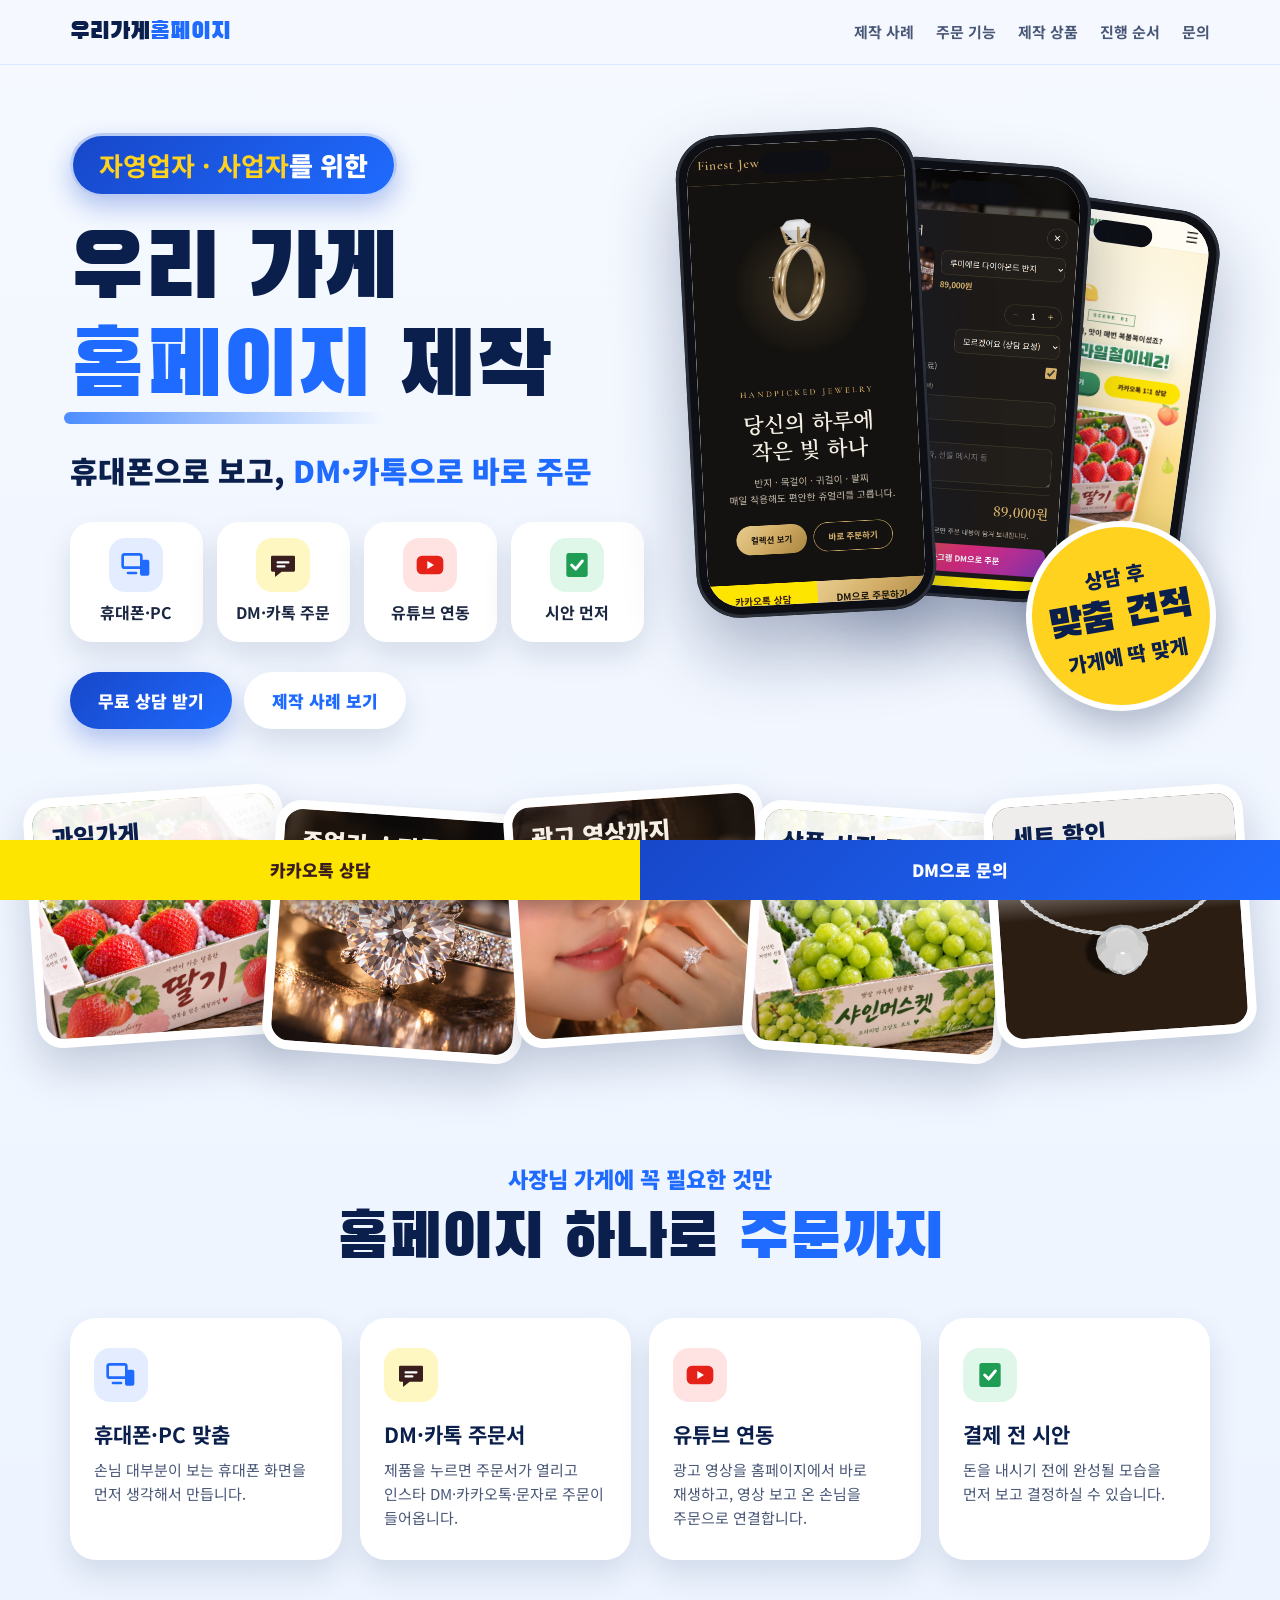
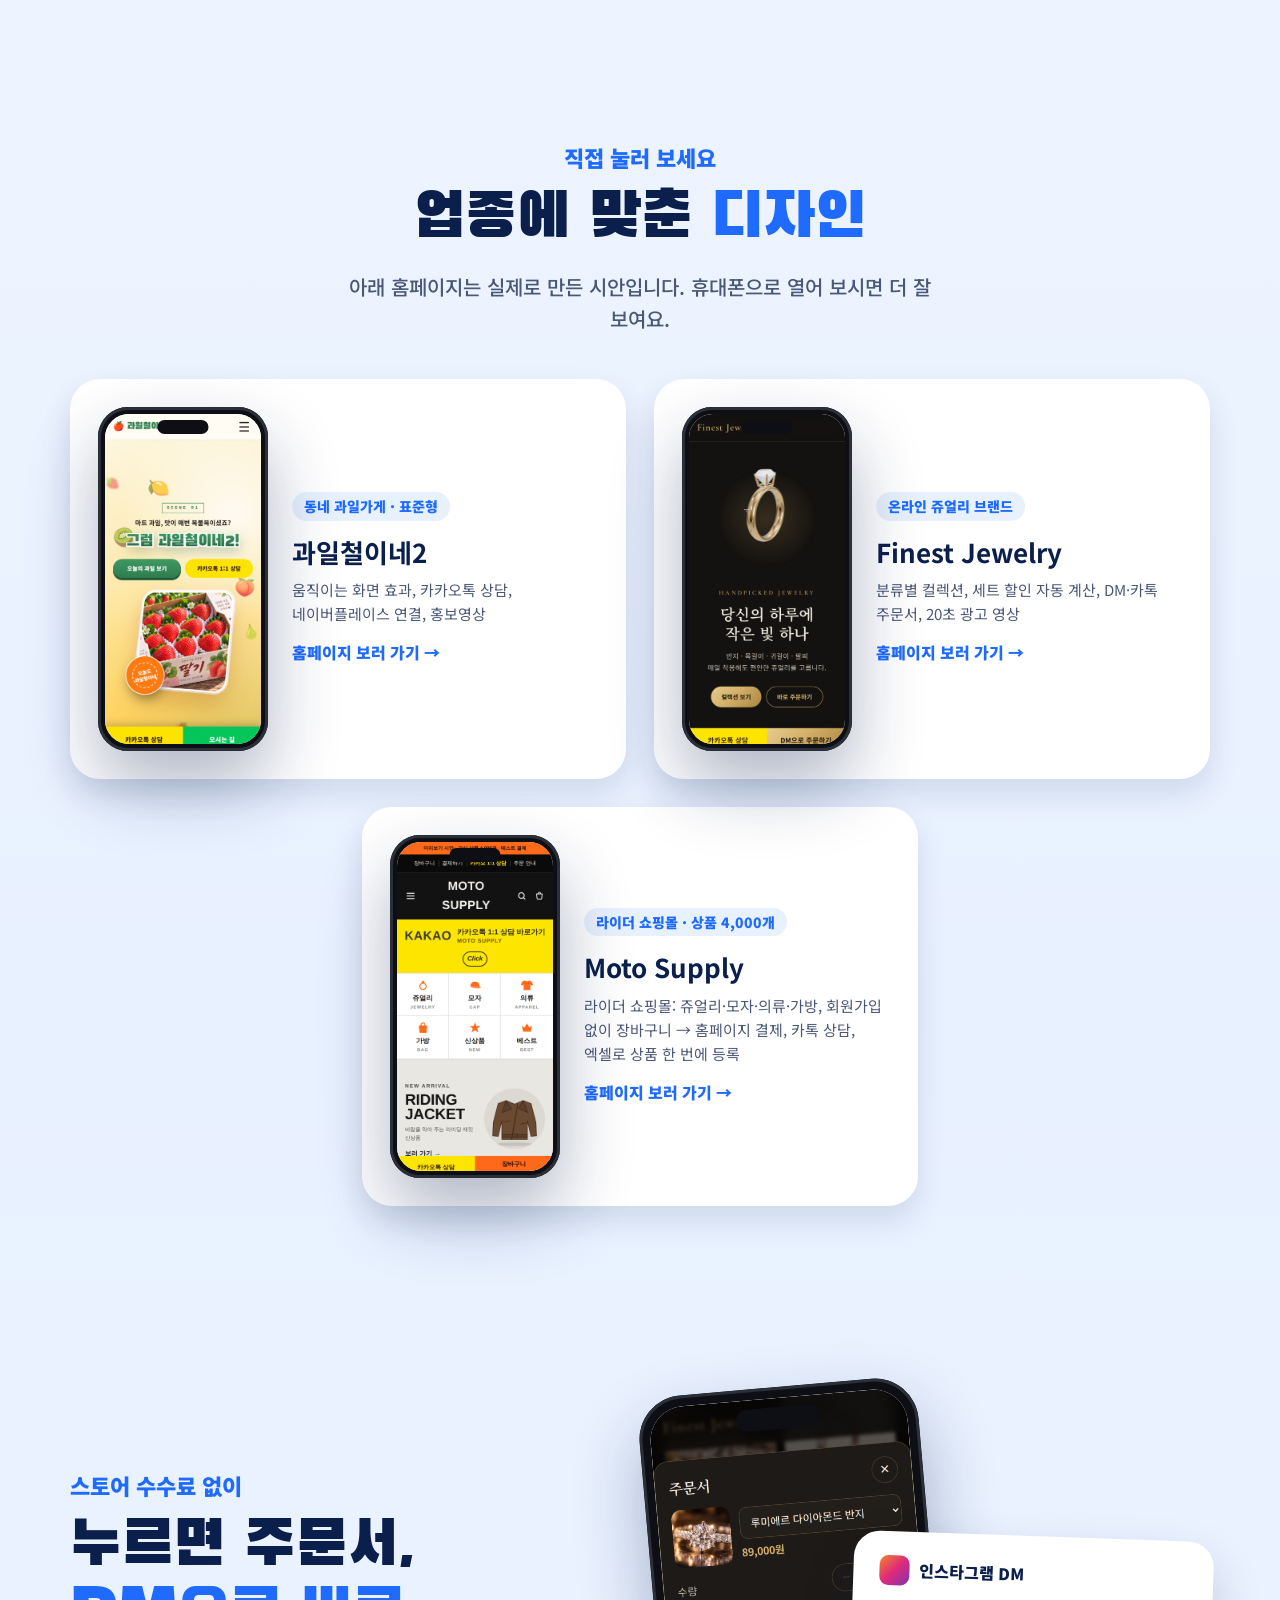
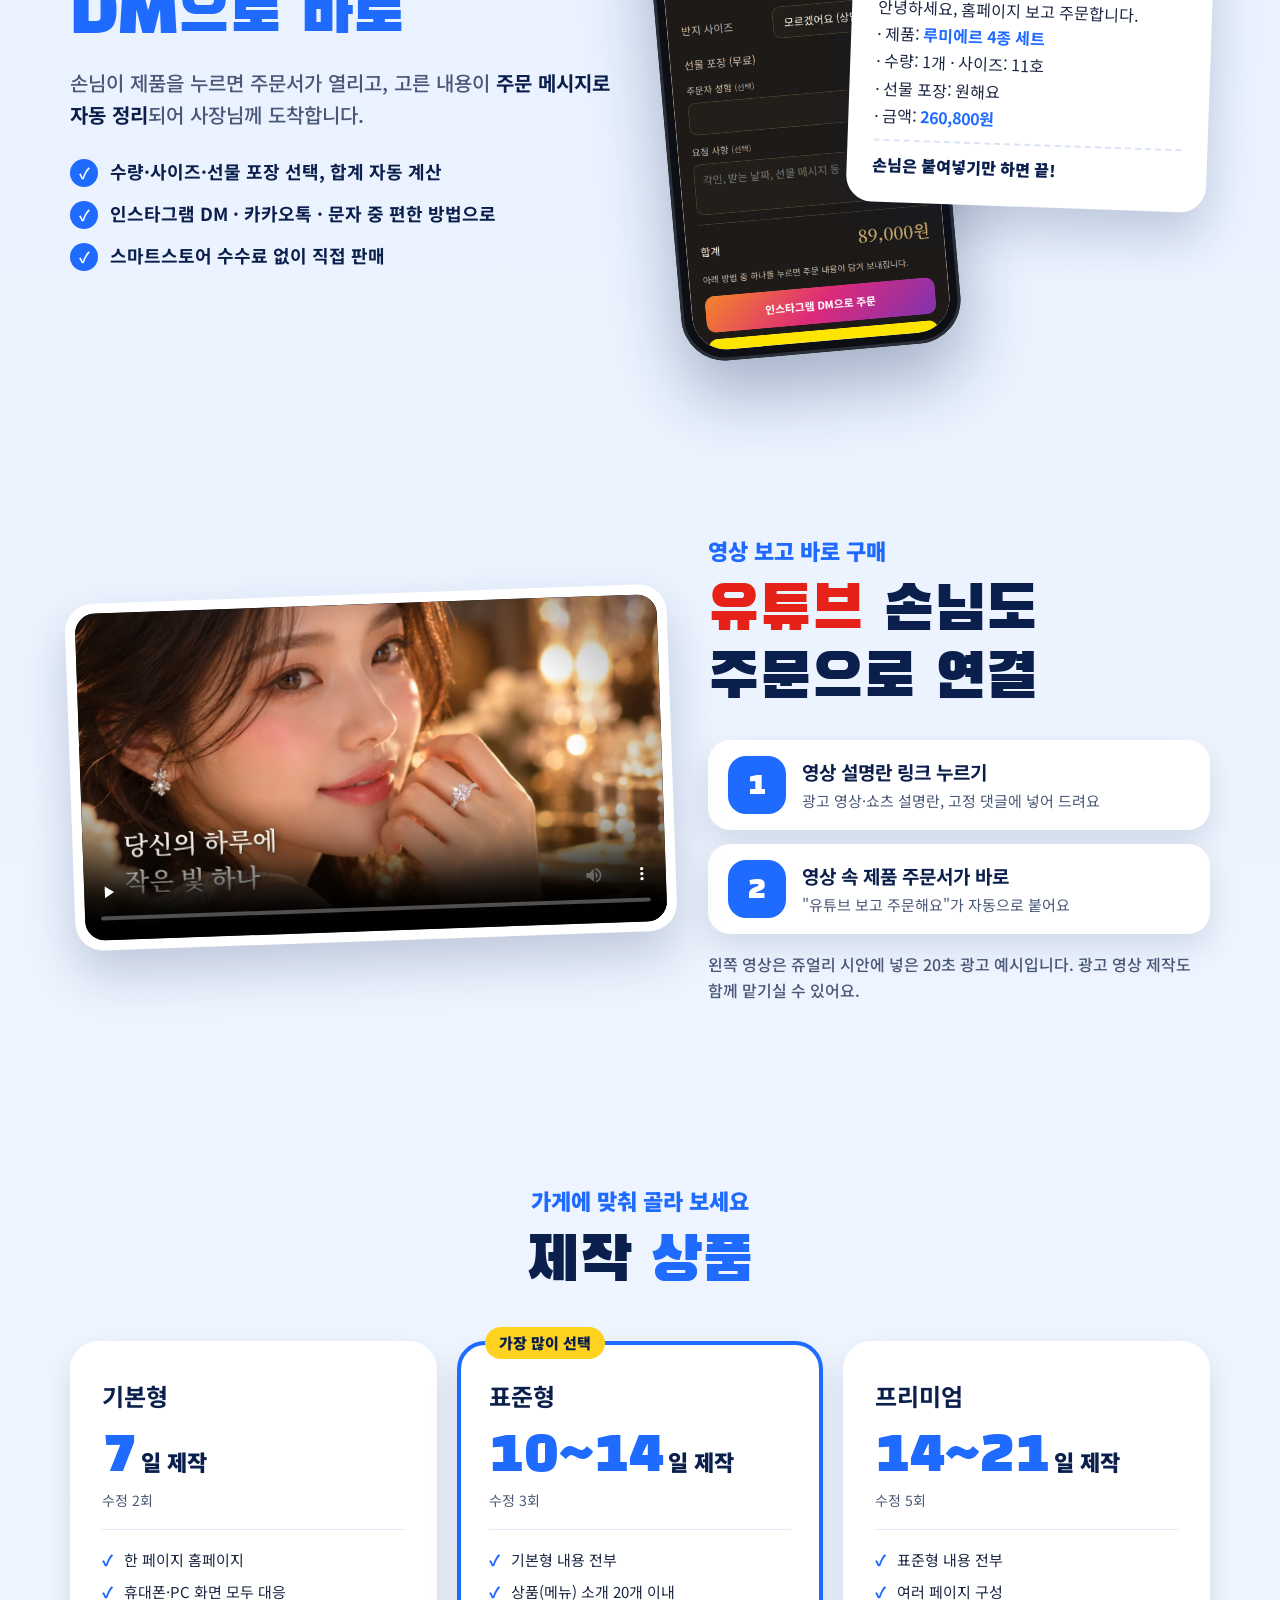
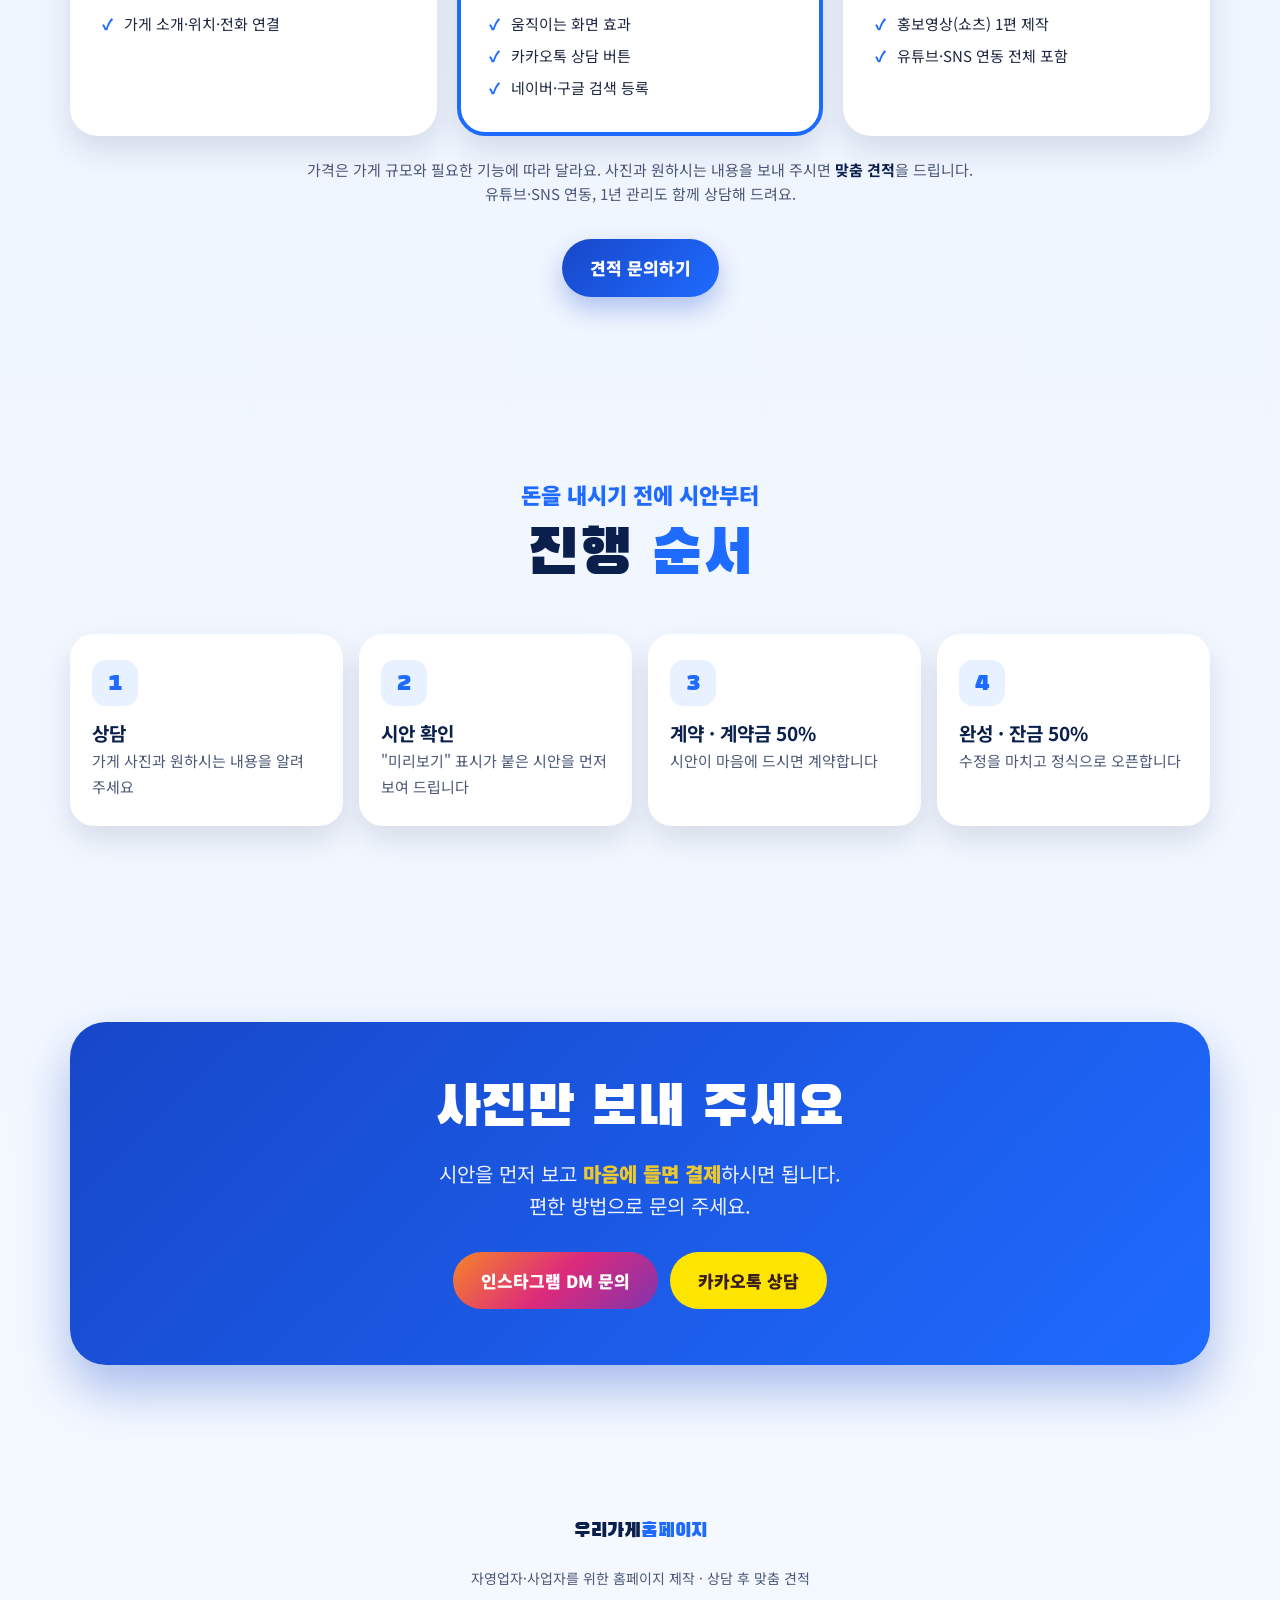
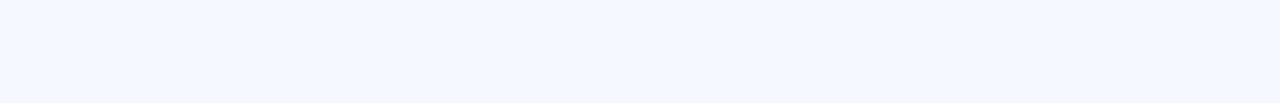
<file: studio/index.html>
<!DOCTYPE html>
<html lang="ko">
<head>
<meta charset="UTF-8" />
<!-- 예전 주소(/studio/) - 첫 화면으로 옮겼습니다. 이 주소로 들어오면 첫 화면으로 보냅니다 -->
<meta name="viewport" content="width=device-width, initial-scale=1.0" />
<meta http-equiv="refresh" content="0; url=../" />
<link rel="canonical" href="https://okaissem.github.io/" />
<meta name="robots" content="noindex" />
<title>우리 가게 홈페이지 제작</title>
<script>location.replace("../" + location.hash);</script>
</head>
<body>
<p>홈페이지가 옮겨졌습니다. <a href="../">첫 화면으로 가기</a></p>
</body>
</html>
</file>
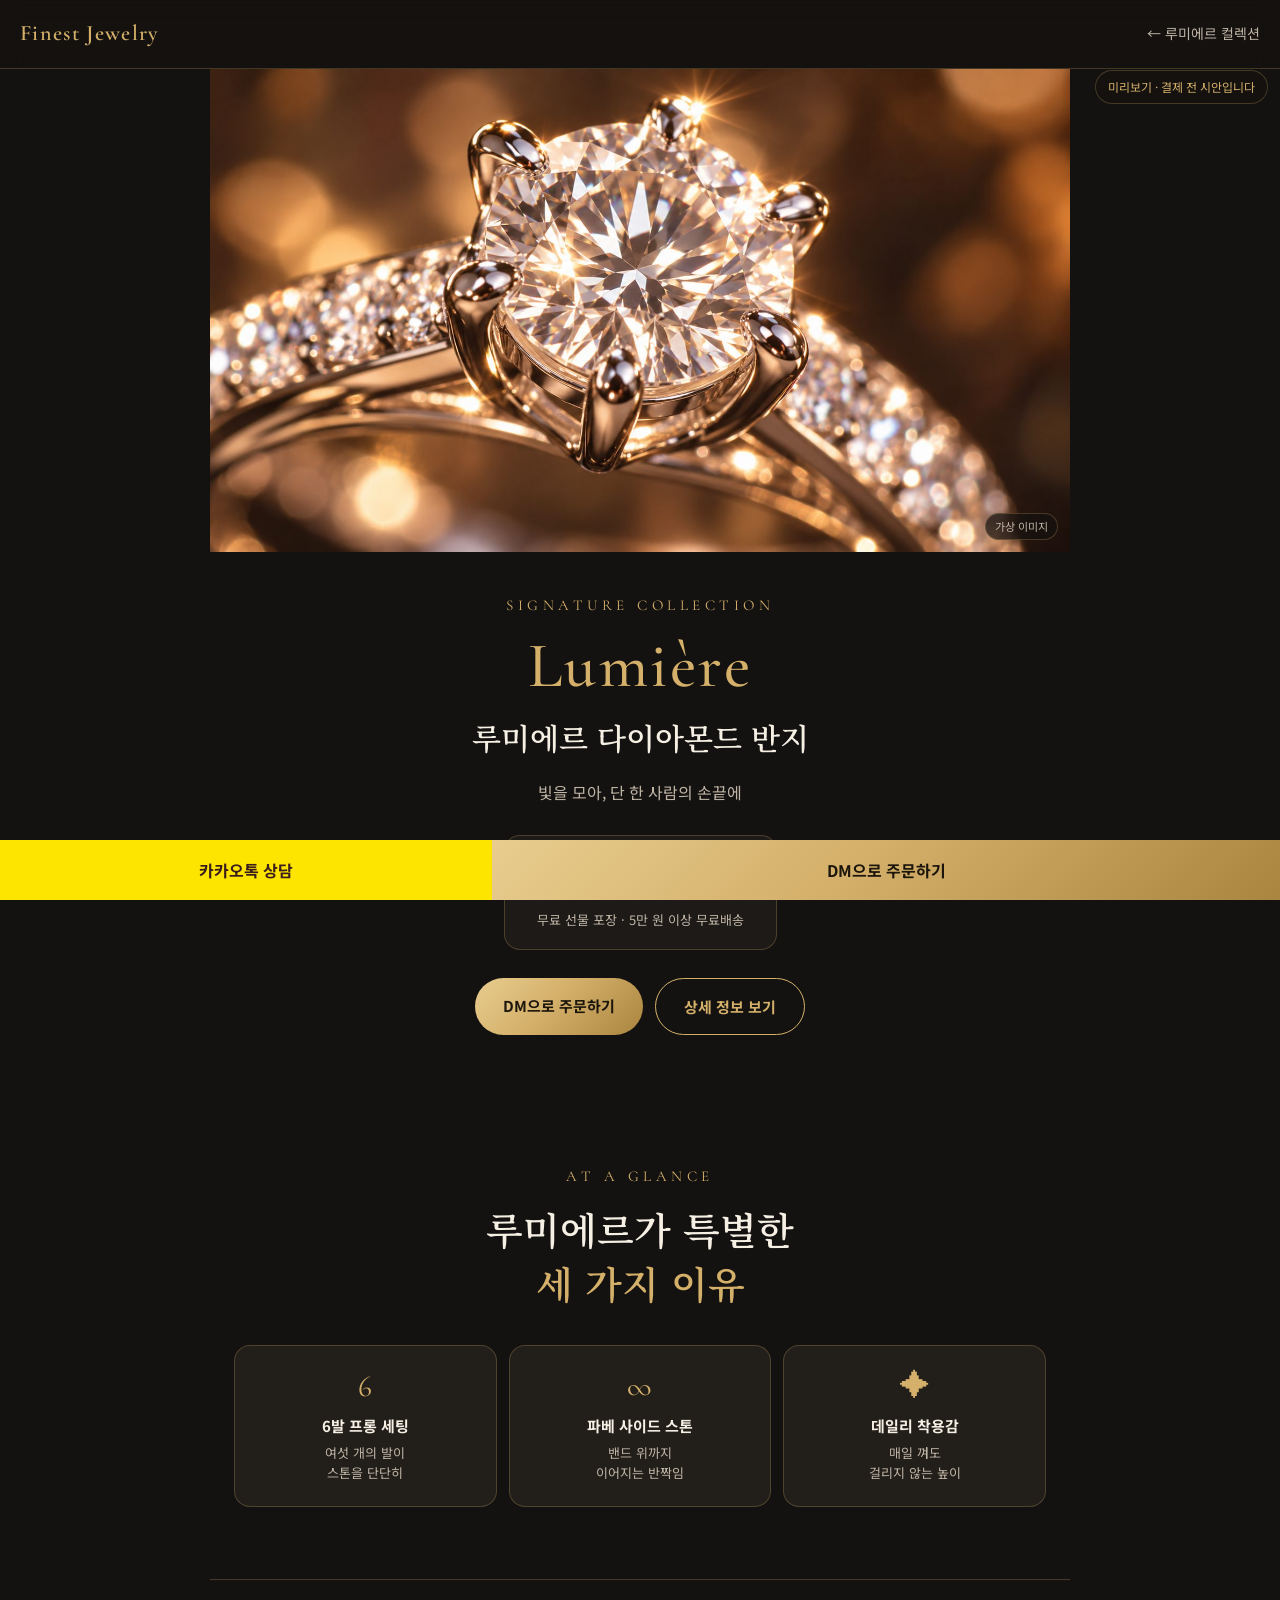
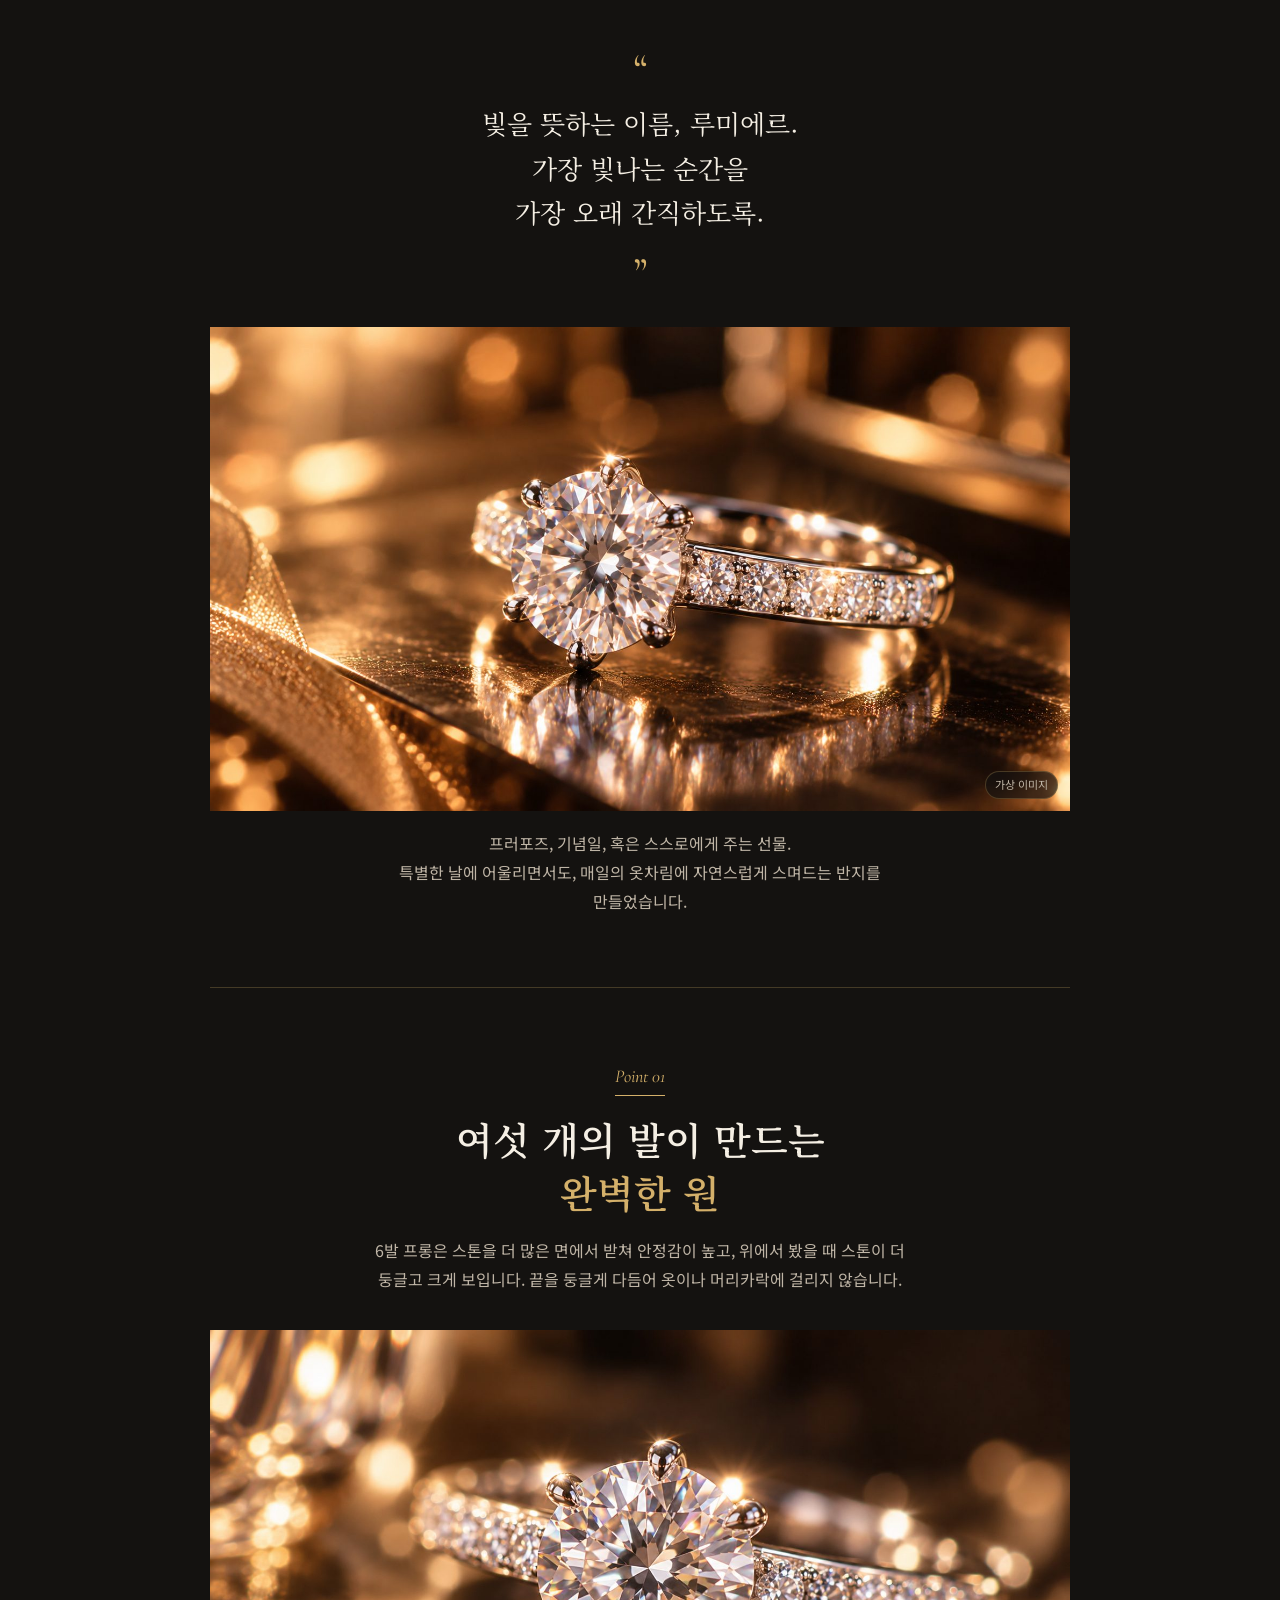
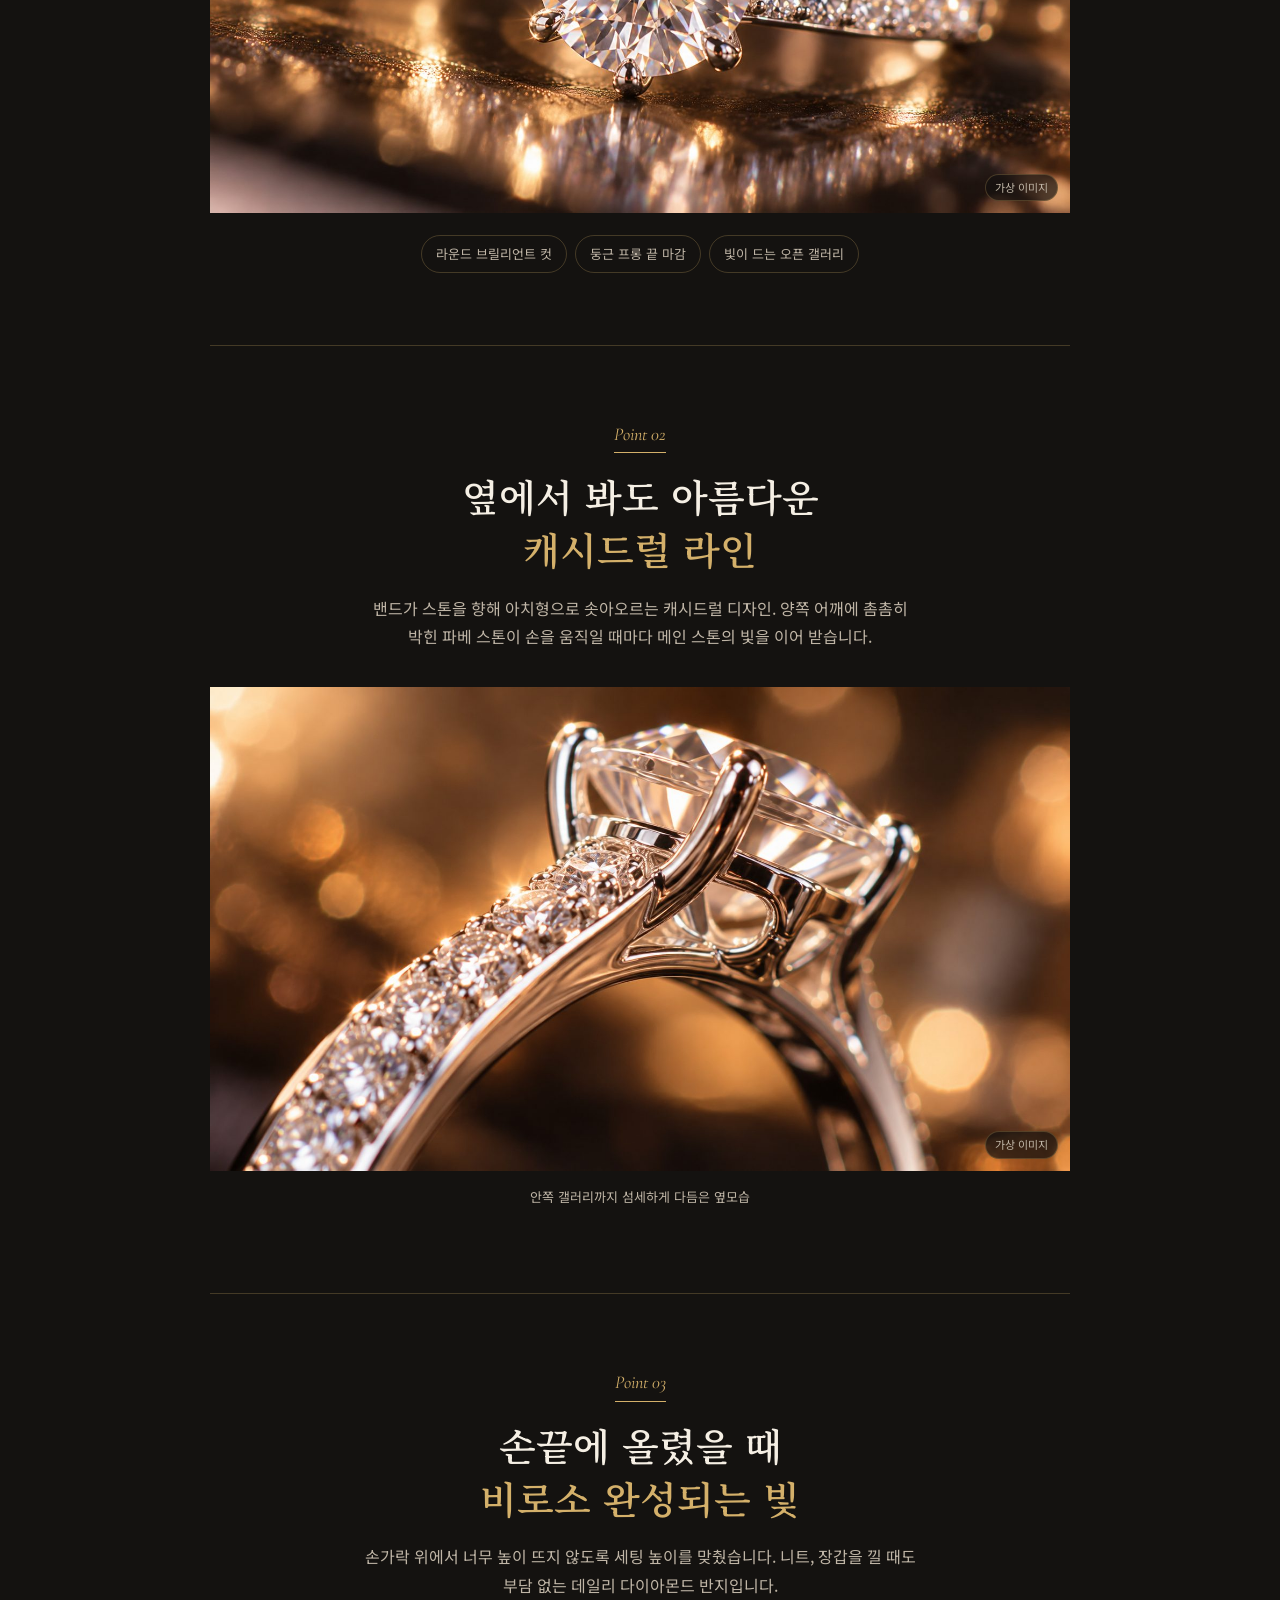
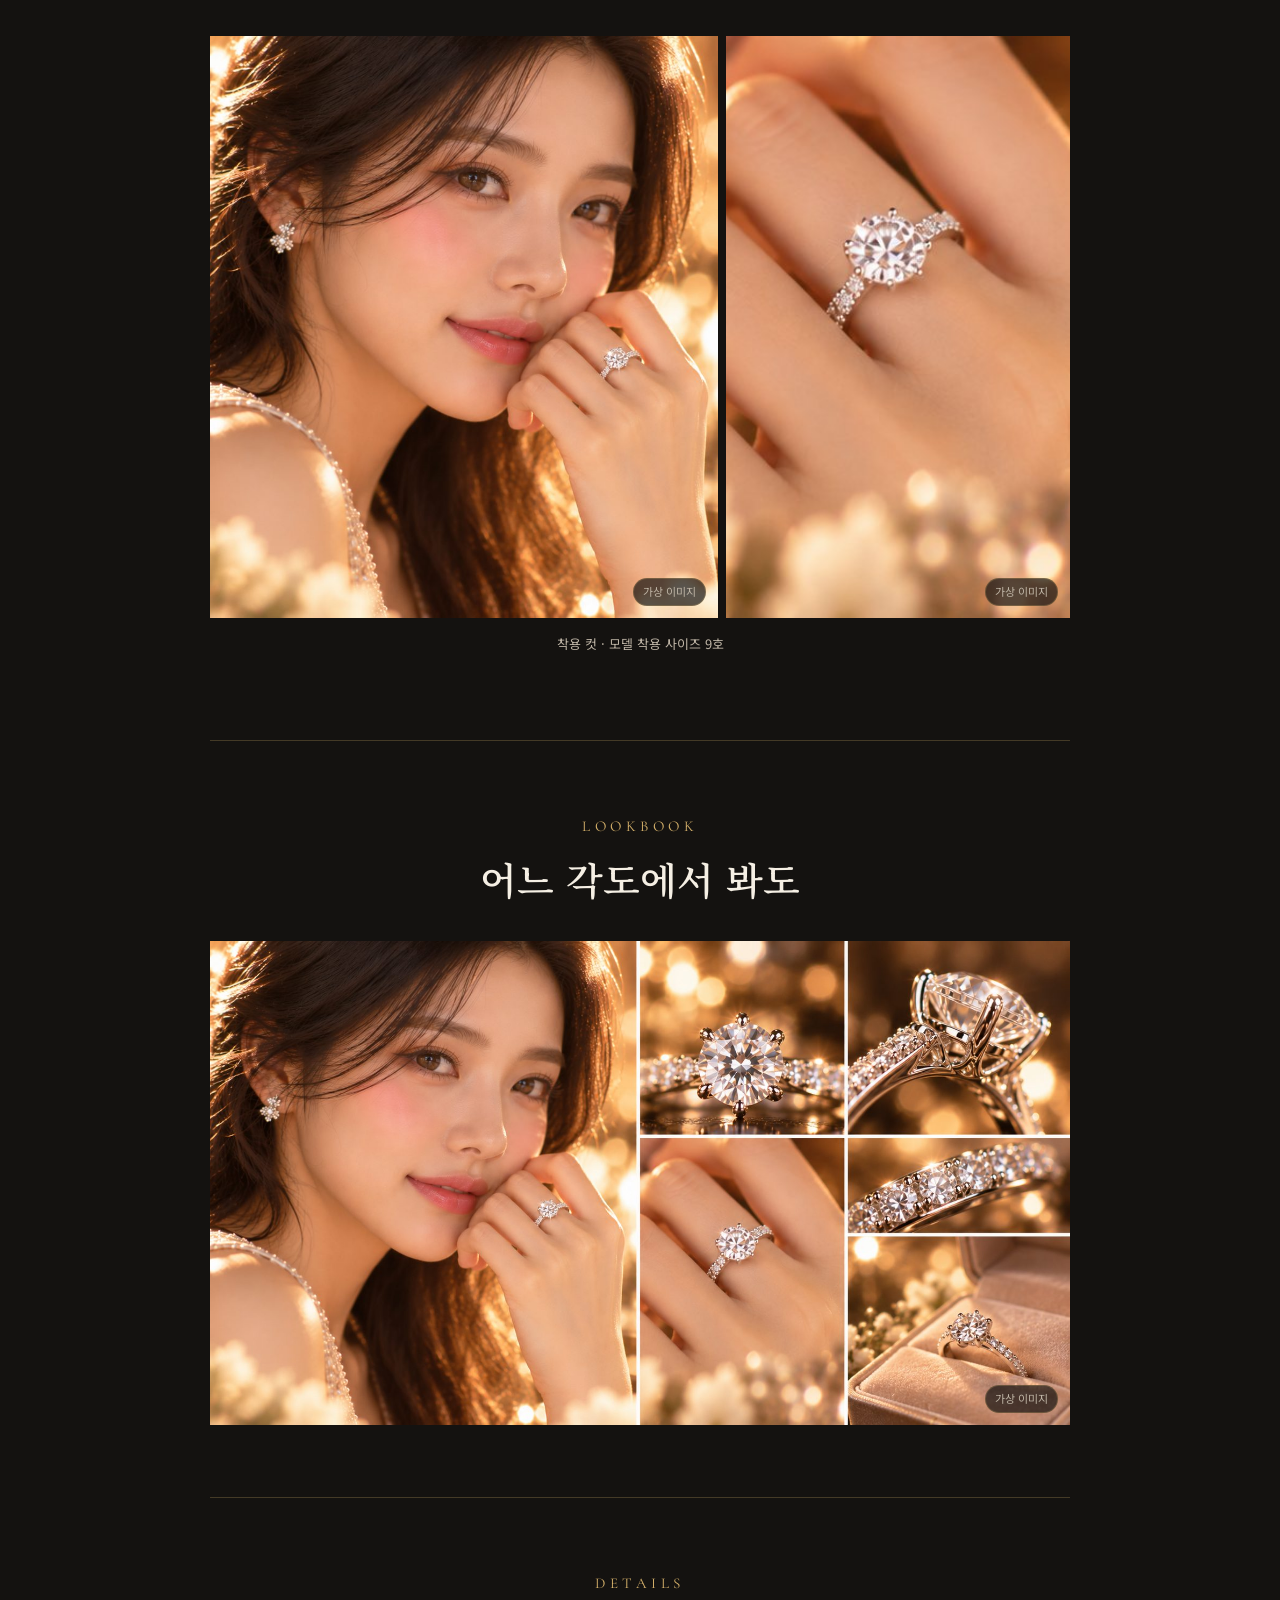
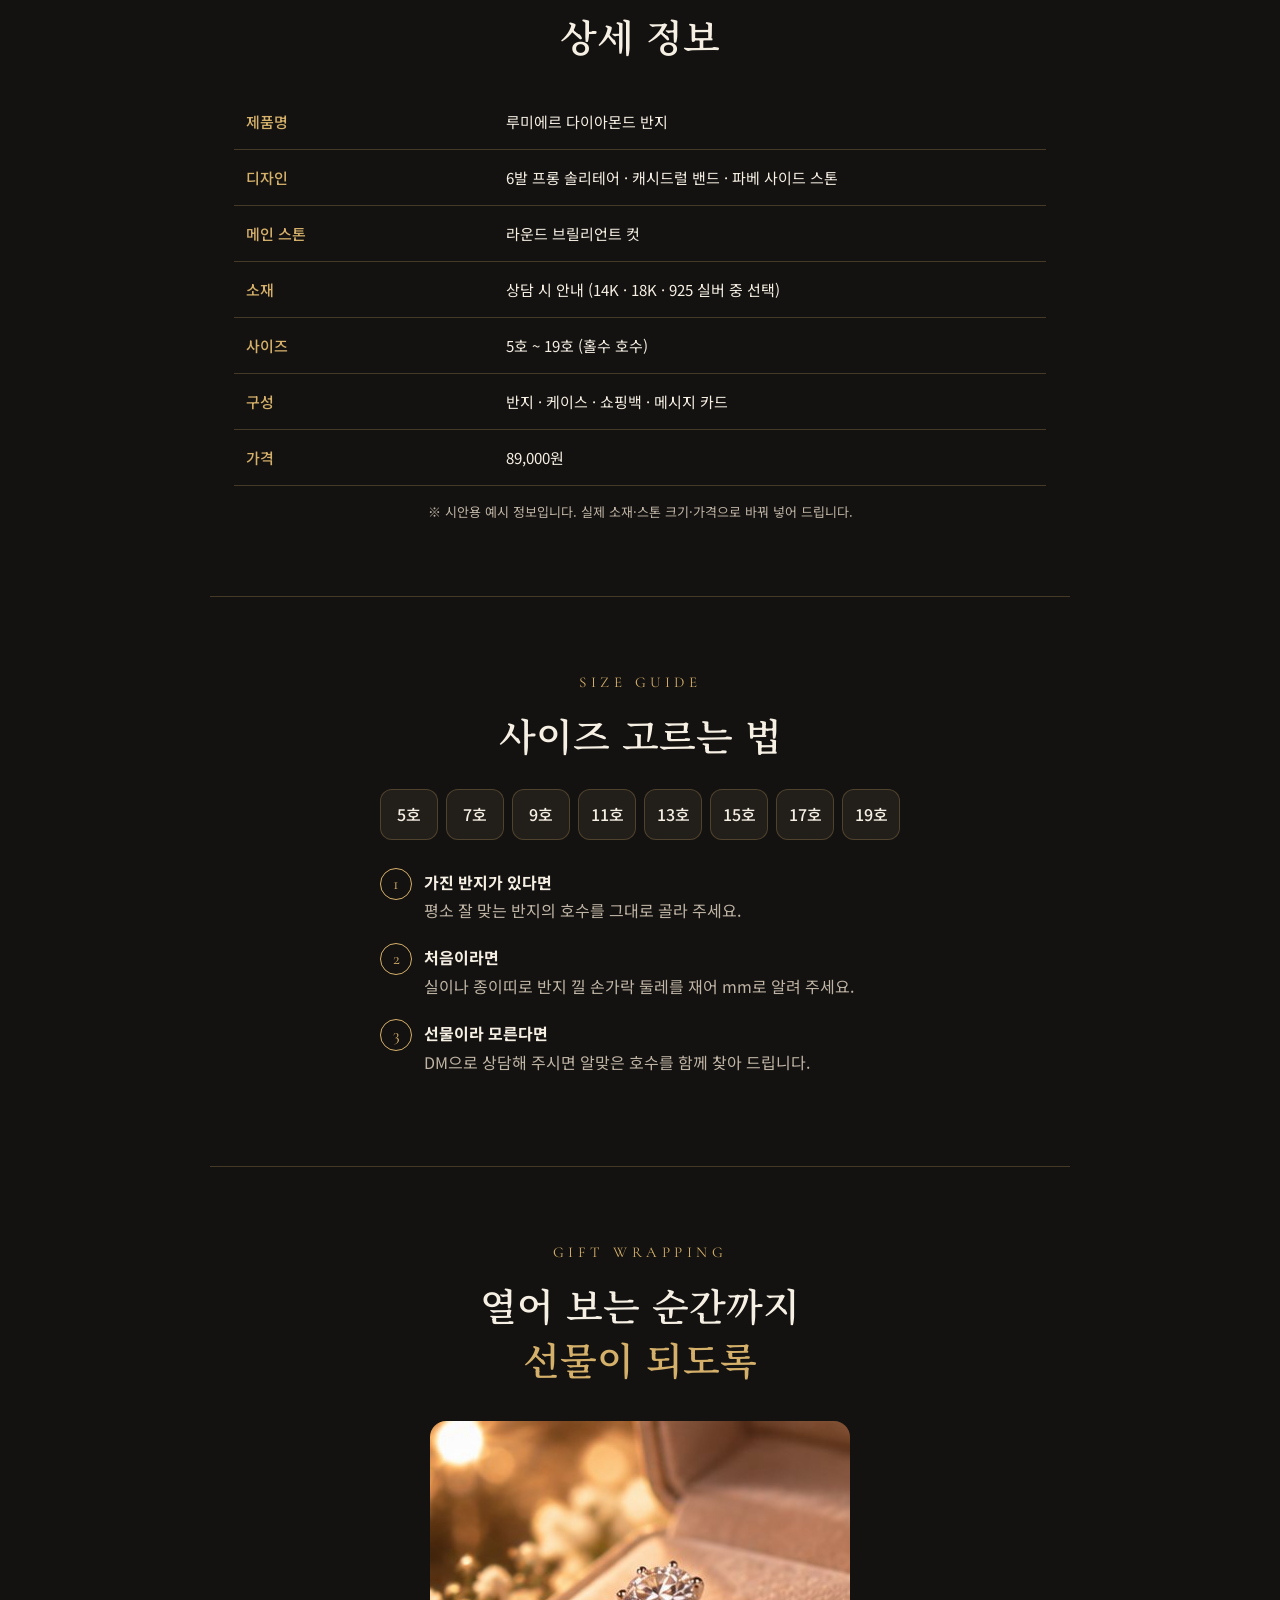
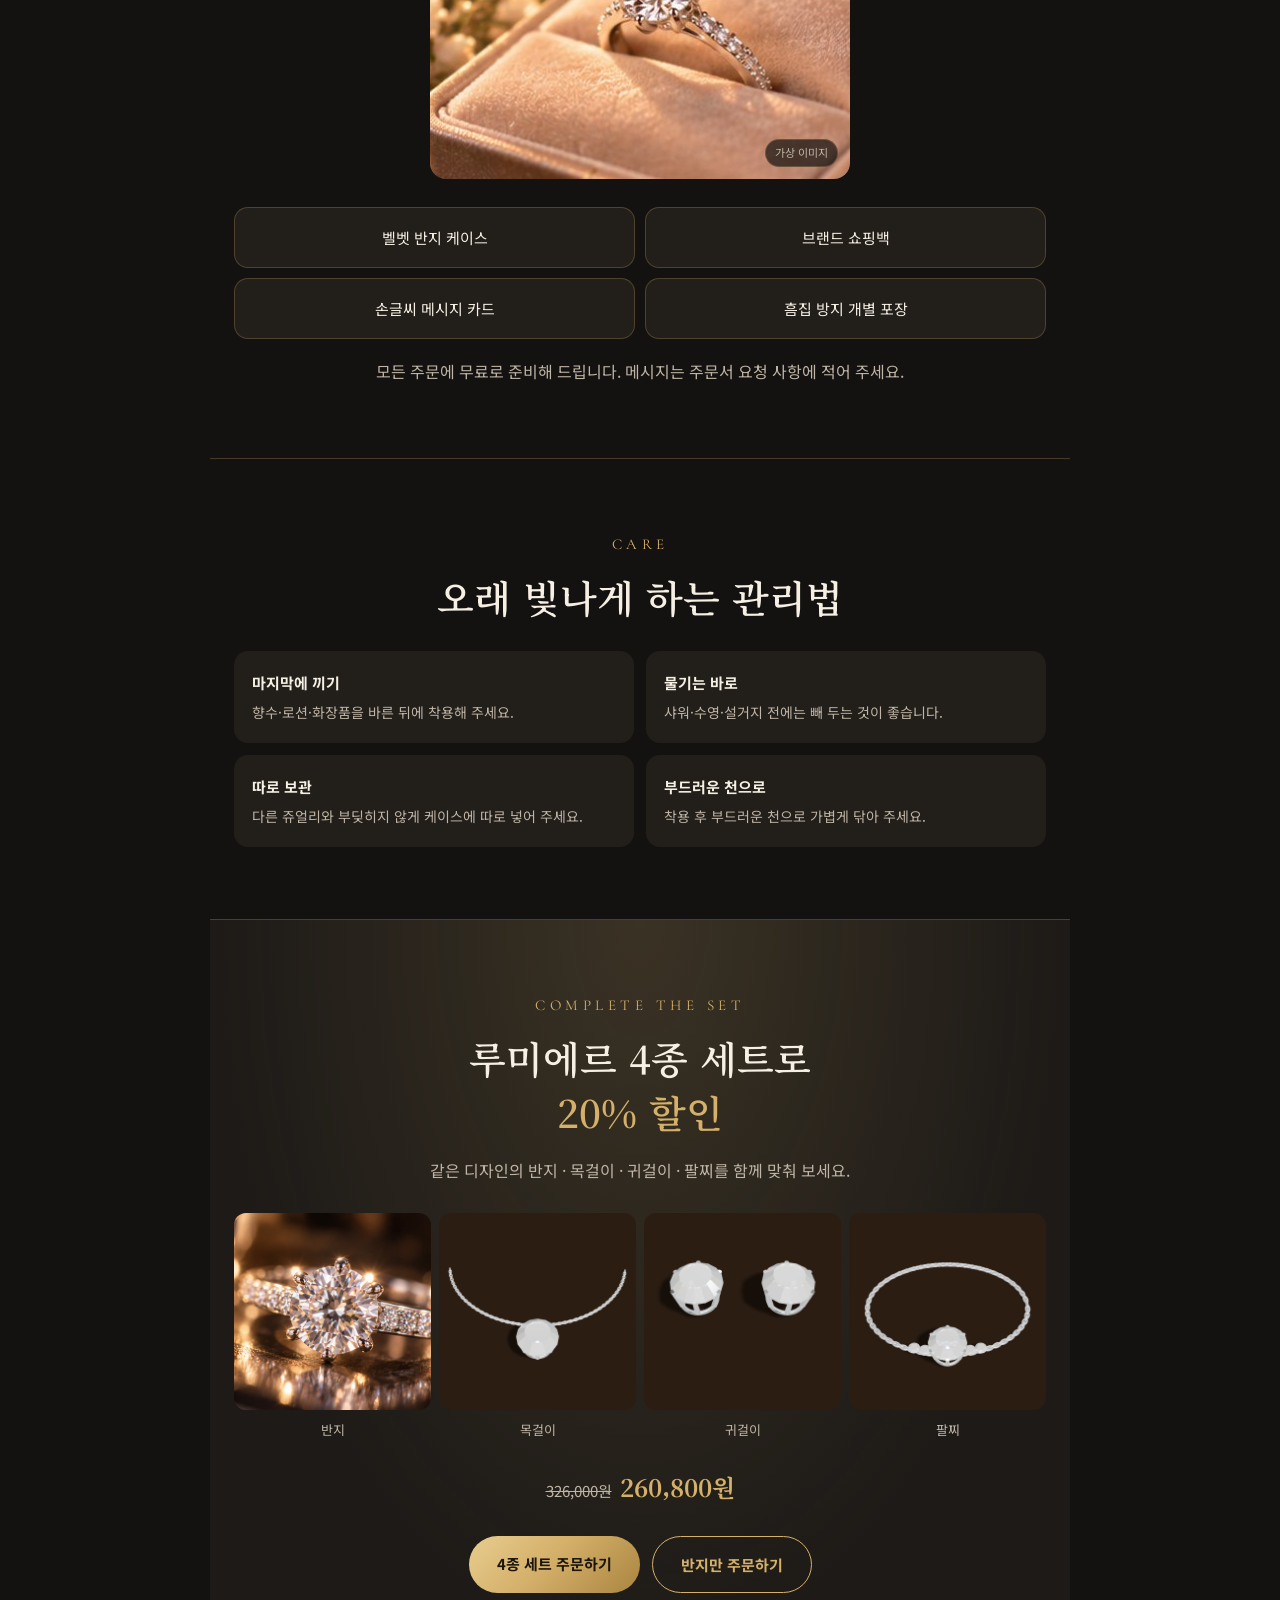
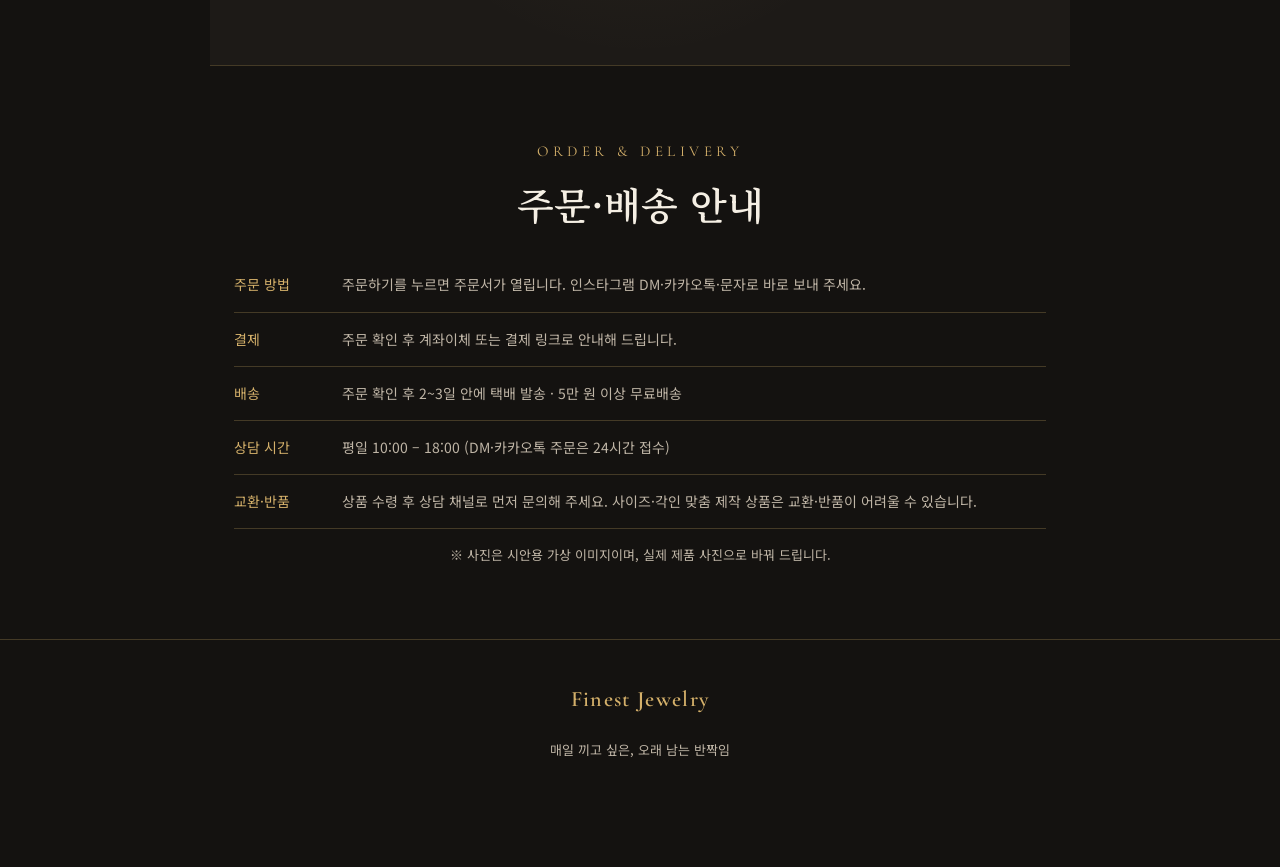
<file: jewelry/lumiere-ring.html>
<!DOCTYPE html>
<html lang="ko">
<head>
<meta charset="UTF-8" />
<!-- 루미에르 다이아몬드 반지 상세페이지 (쥬얼리 홈페이지 시안) -->
<!-- 검색(네이버·구글)에 나오지 않게 합니다 -->
<meta name="robots" content="noindex, nofollow" />
<meta name="viewport" content="width=device-width, initial-scale=1.0, viewport-fit=cover" />
<title>[미리보기] 루미에르 다이아몬드 반지 | Finest Jewelry</title>
<meta name="theme-color" content="#141210" />
<link rel="icon" href="data:image/svg+xml,%3Csvg xmlns='http://www.w3.org/2000/svg' viewBox='0 0 100 100'%3E%3Ctext y='.9em' font-size='90'%3E%F0%9F%92%8D%3C/text%3E%3C/svg%3E" />

<link rel="preconnect" href="https://fonts.googleapis.com" />
<link rel="preconnect" href="https://fonts.gstatic.com" crossorigin />
<link href="https://fonts.googleapis.com/css2?family=Cormorant+Garamond:ital,wght@0,500;0,600;1,500&family=Noto+Serif+KR:wght@400;600&family=Noto+Sans+KR:wght@400;500;700&display=swap" rel="stylesheet" />

<style>
  /* ============================================================
     상세페이지 스타일 - 홈페이지(style.css)와 같은 검정·아이보리·금색
     ============================================================ */
  :root {
    --bg: #141210;
    --bg-2: #1d1a17;
    --card: #221e1a;
    --ivory: #f5efe4;
    --ivory-soft: #bfb5a6;
    --gold: #d4b06a;
    --gold-deep: #a9853f;
    --line: rgba(212, 176, 106, 0.25);
    --kakao: #fee500;
    --kakao-text: #3a1d1d;
    --font-body: "Noto Sans KR", "Apple SD Gothic Neo", "Malgun Gothic", sans-serif;
    --font-serif: "Noto Serif KR", "Apple SD Gothic Neo", serif;
    --font-latin: "Cormorant Garamond", "Noto Serif KR", serif;
    --bar-height: 60px;
    --page: 860px;
  }
  * { box-sizing: border-box; }
  html { scroll-behavior: smooth; }
  body {
    margin: 0; background: var(--bg); color: var(--ivory);
    font-family: var(--font-body); line-height: 1.8; word-break: keep-all;
    padding-bottom: calc(var(--bar-height) + env(safe-area-inset-bottom));
  }
  a { color: inherit; }
  img { display: block; width: 100%; height: auto; }
  h1, h2, h3 { font-family: var(--font-serif); font-weight: 600; margin: 0; }

  /* 머리글 */
  .site-header {
    position: sticky; top: 0; z-index: 20;
    display: flex; align-items: center; justify-content: space-between; gap: 16px;
    padding: 14px 20px; background: rgba(20, 18, 16, 0.85);
    backdrop-filter: blur(10px); border-bottom: 1px solid var(--line);
  }
  .logo { font-family: var(--font-latin); font-size: 22px; font-weight: 600; letter-spacing: 0.06em; color: var(--gold); text-decoration: none; }
  .back { font-size: 14px; color: var(--ivory-soft); text-decoration: none; }
  .back:hover { color: var(--gold); }

  /* 상세페이지 본문: 가운데 한 줄 (쇼핑몰 상세페이지처럼 세로로 길게) */
  .detail { max-width: var(--page); margin: 0 auto; background: var(--bg); }
  .block { padding: 72px 24px; text-align: center; }
  .block + .block { border-top: 1px solid var(--line); }
  .kicker { font-family: var(--font-latin); letter-spacing: 0.3em; color: var(--gold); font-size: 15px; margin: 0 0 12px; }
  .title { font-size: clamp(26px, 5.4vw, 38px); line-height: 1.4; }
  .lead { color: var(--ivory-soft); margin: 18px auto 0; max-width: 560px; font-size: 16px; }
  .gold { color: var(--gold); }
  .full { margin: 36px -24px 0; }
  .full + .caption, .pair + .caption { margin-top: 14px; }
  .framed { max-width: 420px; margin: 36px auto 0; border-radius: 16px; overflow: hidden; }
  .caption { color: var(--ivory-soft); font-size: 13px; }
  .tag-virtual { position: relative; }
  .tag-virtual::after {
    content: "가상 이미지"; position: absolute; bottom: 12px; right: 12px;
    font-size: 11px; padding: 3px 9px; border-radius: 999px;
    background: rgba(20, 18, 16, 0.7); color: var(--ivory-soft); border: 1px solid var(--line);
  }

  /* 첫 화면 */
  .hero { position: relative; }
  .hero img { aspect-ratio: 16 / 9; object-fit: cover; }
  .hero-body { padding: 40px 24px 56px; text-align: center; }
  .hero-body .name { font-family: var(--font-latin); font-size: clamp(40px, 9vw, 64px); font-weight: 500; line-height: 1.1; letter-spacing: 0.04em; color: var(--gold); margin: 0; }
  .hero-body h1 { font-size: clamp(22px, 4.6vw, 30px); margin-top: 8px; }
  .hero-body .tagline { color: var(--ivory-soft); margin: 14px 0 0; }
  .price-box { display: inline-flex; flex-direction: column; gap: 4px; margin: 28px auto 0; padding: 18px 32px; border: 1px solid var(--line); border-radius: 16px; background: var(--bg-2); }
  .price-box strong { font-size: 28px; font-family: var(--font-serif); }
  .price-box small { color: var(--ivory-soft); font-size: 13px; }
  .actions { display: flex; flex-wrap: wrap; justify-content: center; gap: 12px; margin-top: 28px; }
  .btn {
    display: inline-block; cursor: pointer; padding: 14px 28px; border-radius: 999px;
    font-weight: 700; font-size: 15px; text-decoration: none; transition: 0.2s;
  }
  .btn-gold { background: linear-gradient(135deg, #e8cd8f, var(--gold) 45%, var(--gold-deep)); color: #1b150c; }
  .btn-gold:hover { filter: brightness(1.08); }
  .btn-line { border: 1px solid var(--gold); color: var(--gold); }
  .btn-line:hover { background: var(--gold); color: #1b150c; }

  /* 한눈에 보기 */
  .summary { display: grid; grid-template-columns: repeat(3, 1fr); gap: 12px; margin: 36px 0 0; padding: 0; list-style: none; }
  .summary li { background: var(--card); border: 1px solid var(--line); border-radius: 16px; padding: 22px 12px; }
  .summary .num { font-family: var(--font-latin); color: var(--gold); font-size: 30px; line-height: 1; }
  .summary b { display: block; margin-top: 10px; font-size: 15px; }
  .summary span { display: block; color: var(--ivory-soft); font-size: 13px; margin-top: 4px; line-height: 1.6; }
  @media (max-width: 520px) { .summary { grid-template-columns: 1fr; } }

  /* 포인트 */
  .point-no { display: inline-block; font-family: var(--font-latin); font-style: italic; font-size: 18px; color: var(--gold); border-bottom: 1px solid var(--gold); padding-bottom: 2px; margin-bottom: 16px; }
  .notes { display: flex; flex-wrap: wrap; justify-content: center; gap: 8px; margin: 22px 0 0; padding: 0; list-style: none; }
  .notes li { font-size: 13px; padding: 6px 14px; border: 1px solid var(--line); border-radius: 999px; color: var(--ivory-soft); }
  .pair { display: grid; grid-template-columns: 1.48fr 1fr; gap: 8px; margin: 36px -24px 0; }
  .pair img { height: 100%; object-fit: cover; }
  @media (max-width: 520px) { .pair { grid-template-columns: 1fr; } }

  /* 인용 문구 */
  .quote { font-family: var(--font-serif); font-size: clamp(20px, 4.4vw, 26px); line-height: 1.7; margin: 0; }
  .quote::before, .quote::after { display: block; font-family: var(--font-latin); color: var(--gold); font-size: 44px; line-height: 0.8; }
  .quote::before { content: "\201C"; margin-bottom: 14px; }
  .quote::after { content: "\201D"; margin-top: 22px; }

  /* 표 */
  .spec { width: 100%; margin: 32px 0 0; border-collapse: collapse; text-align: left; font-size: 15px; }
  .spec th, .spec td { padding: 14px 12px; border-bottom: 1px solid var(--line); vertical-align: top; }
  .spec th { width: 32%; color: var(--gold); font-weight: 500; white-space: nowrap; }
  .fine { color: var(--ivory-soft); font-size: 13px; margin: 14px 0 0; }

  .sizes { display: flex; flex-wrap: wrap; justify-content: center; gap: 8px; margin: 28px 0 0; padding: 0; list-style: none; }
  .sizes li { min-width: 58px; padding: 10px 0; border-radius: 12px; background: var(--card); border: 1px solid var(--line); font-weight: 500; }
  .steps { counter-reset: s; list-style: none; margin: 28px auto 0; padding: 0; max-width: 520px; text-align: left; }
  .steps li { counter-increment: s; position: relative; padding: 0 0 18px 44px; color: var(--ivory-soft); }
  .steps li::before {
    content: counter(s); position: absolute; left: 0; top: 0; width: 30px; height: 30px;
    display: grid; place-items: center; border-radius: 50%; border: 1px solid var(--gold);
    color: var(--gold); font-family: var(--font-latin); font-size: 17px;
  }
  .steps b { color: var(--ivory); }

  .gift-list { display: grid; grid-template-columns: repeat(2, 1fr); gap: 10px; margin: 28px 0 0; padding: 0; list-style: none; }
  .gift-list li { background: var(--card); border: 1px solid var(--line); border-radius: 14px; padding: 16px 10px; font-size: 15px; }

  .care { display: grid; grid-template-columns: repeat(2, 1fr); gap: 12px; margin: 28px 0 0; padding: 0; list-style: none; text-align: left; }
  .care li { background: var(--card); border-radius: 14px; padding: 18px; font-size: 14px; color: var(--ivory-soft); }
  .care b { display: block; color: var(--ivory); font-size: 15px; margin-bottom: 4px; }
  @media (max-width: 520px) { .care { grid-template-columns: 1fr; } }

  /* 세트 안내 */
  .set { background: radial-gradient(ellipse at top, rgba(212, 176, 106, 0.16), transparent 70%), var(--bg-2); }
  .set-grid { display: grid; grid-template-columns: repeat(4, 1fr); gap: 8px; margin: 28px 0 0; padding: 0; list-style: none; }
  .set-grid li { font-size: 13px; color: var(--ivory-soft); }
  .set-grid img { aspect-ratio: 1; object-fit: cover; border-radius: 12px; margin-bottom: 8px; }
  .set-price { margin: 24px 0 0; font-size: 15px; }
  .set-price s { color: var(--ivory-soft); margin-right: 8px; }
  .set-price strong { font-size: 24px; font-family: var(--font-serif); color: var(--gold); }

  /* 안내 */
  .info { margin: 28px 0 0; text-align: left; }
  .info div { display: grid; grid-template-columns: 96px 1fr; gap: 12px; padding: 14px 0; border-bottom: 1px solid var(--line); font-size: 14px; }
  .info dt { color: var(--gold); }
  .info dd { margin: 0; color: var(--ivory-soft); }

  .site-footer { text-align: center; padding: 40px 20px 32px; color: var(--ivory-soft); font-size: 13px; border-top: 1px solid var(--line); }
  .site-footer .logo { display: inline-block; margin-bottom: 6px; }

  /* 화면 아래 고정 버튼 */
  .bottom-bar {
    position: fixed; left: 0; right: 0; bottom: 0; z-index: 30;
    display: grid; grid-template-columns: 1fr 1.6fr;
    height: calc(var(--bar-height) + env(safe-area-inset-bottom));
    padding-bottom: env(safe-area-inset-bottom); background: var(--bg);
  }
  .bottom-bar a { display: grid; place-items: center; font-weight: 700; text-decoration: none; }
  .bar-kakao { background: var(--kakao); color: var(--kakao-text); }
  .bar-order { background: linear-gradient(135deg, #e8cd8f, var(--gold) 45%, var(--gold-deep)); color: #1b150c; }

  /* 미리보기(결제 전 시안) 표시 */
  .preview-badge {
    position: fixed; top: 70px; right: 12px; z-index: 25;
    font-size: 12px; padding: 5px 12px; border-radius: 999px;
    background: rgba(20, 18, 16, 0.85); color: var(--gold); border: 1px solid var(--line);
  }

  /* 스크롤하면 나타나기 */
  .reveal { opacity: 0; transform: translateY(24px); transition: opacity 0.8s ease, transform 0.8s ease; }
  .reveal.shown { opacity: 1; transform: none; }
  @media (prefers-reduced-motion: reduce) { .reveal { opacity: 1; transform: none; transition: none; } }
</style>
</head>
<body>

<header class="site-header">
  <a class="logo" href="./">Finest Jewelry</a>
  <a class="back" href="./#lumiere">← 루미에르 컬렉션</a>
</header>

<main class="detail">

  <!-- 1. 첫 화면 -->
  <section class="hero">
    <div class="tag-virtual"><img src="images/detail/01-prong-closeup.jpg" alt="6발 프롱에 감싸인 라운드 다이아몬드 클로즈업" width="1600" height="900" fetchpriority="high" /></div>
    <div class="hero-body">
      <p class="kicker">SIGNATURE COLLECTION</p>
      <p class="name">Lumière</p>
      <h1>루미에르 다이아몬드 반지</h1>
      <p class="tagline">빛을 모아, 단 한 사람의 손끝에</p>
      <div class="price-box">
        <strong>89,000원</strong>
        <small>무료 선물 포장 · 5만 원 이상 무료배송</small>
      </div>
      <div class="actions">
        <a class="btn btn-gold" href="./?order=lumiere-ring">DM으로 주문하기</a>
        <a class="btn btn-line" href="#spec">상세 정보 보기</a>
      </div>
    </div>
  </section>

  <!-- 2. 한눈에 보기 -->
  <section class="block reveal">
    <p class="kicker">AT A GLANCE</p>
    <h2 class="title">루미에르가 특별한<br /><span class="gold">세 가지 이유</span></h2>
    <ul class="summary">
      <li><span class="num">6</span><b>6발 프롱 세팅</b><span>여섯 개의 발이<br />스톤을 단단히</span></li>
      <li><span class="num">∞</span><b>파베 사이드 스톤</b><span>밴드 위까지<br />이어지는 반짝임</span></li>
      <li><span class="num">✦</span><b>데일리 착용감</b><span>매일 껴도<br />걸리지 않는 높이</span></li>
    </ul>
  </section>

  <!-- 3. 브랜드 이야기 -->
  <section class="block reveal">
    <p class="quote">빛을 뜻하는 이름, 루미에르.<br />가장 빛나는 순간을<br />가장 오래 간직하도록.</p>
    <div class="full tag-virtual"><img src="images/detail/02-on-table.jpg" alt="금빛 조명 아래 놓인 루미에르 반지" width="1600" height="900" loading="lazy" /></div>
    <p class="lead">프러포즈, 기념일, 혹은 스스로에게 주는 선물.<br />특별한 날에 어울리면서도, 매일의 옷차림에 자연스럽게 스며드는 반지를 만들었습니다.</p>
  </section>

  <!-- 4. 포인트 1: 6발 프롱 -->
  <section class="block reveal">
    <span class="point-no">Point 01</span>
    <h2 class="title">여섯 개의 발이 만드는<br /><span class="gold">완벽한 원</span></h2>
    <p class="lead">6발 프롱은 스톤을 더 많은 면에서 받쳐 안정감이 높고, 위에서 봤을 때 스톤이 더 둥글고 크게 보입니다. 끝을 둥글게 다듬어 옷이나 머리카락에 걸리지 않습니다.</p>
    <div class="full tag-virtual"><img src="images/detail/04-front.jpg" alt="정면에서 본 6발 프롱 라운드 스톤" width="1600" height="900" loading="lazy" /></div>
    <ul class="notes">
      <li>라운드 브릴리언트 컷</li>
      <li>둥근 프롱 끝 마감</li>
      <li>빛이 드는 오픈 갤러리</li>
    </ul>
  </section>

  <!-- 5. 포인트 2: 사이드 스톤 + 옆모습 -->
  <section class="block reveal">
    <span class="point-no">Point 02</span>
    <h2 class="title">옆에서 봐도 아름다운<br /><span class="gold">캐시드럴 라인</span></h2>
    <p class="lead">밴드가 스톤을 향해 아치형으로 솟아오르는 캐시드럴 디자인. 양쪽 어깨에 촘촘히 박힌 파베 스톤이 손을 움직일 때마다 메인 스톤의 빛을 이어 받습니다.</p>
    <div class="full tag-virtual"><img src="images/detail/05-side-profile.jpg" alt="캐시드럴 라인과 파베 사이드 스톤이 보이는 반지 옆모습" width="1600" height="900" loading="lazy" /></div>
    <p class="caption">안쪽 갤러리까지 섬세하게 다듬은 옆모습</p>
  </section>

  <!-- 6. 포인트 3: 착용 -->
  <section class="block reveal">
    <span class="point-no">Point 03</span>
    <h2 class="title">손끝에 올렸을 때<br /><span class="gold">비로소 완성되는 빛</span></h2>
    <p class="lead">손가락 위에서 너무 높이 뜨지 않도록 세팅 높이를 맞췄습니다. 니트, 장갑을 낄 때도 부담 없는 데일리 다이아몬드 반지입니다.</p>
    <div class="pair">
      <div class="tag-virtual"><img src="images/detail/06-model.jpg" alt="루미에르 반지를 낀 손을 볼에 댄 모델" width="822" height="941" loading="lazy" /></div>
      <div class="tag-virtual"><img src="images/detail/07-hand.jpg" alt="손가락에 착용한 루미에르 반지 클로즈업" width="388" height="551" loading="lazy" /></div>
    </div>
    <p class="caption">착용 컷 · 모델 착용 사이즈 9호</p>
  </section>

  <!-- 7. 룩북 -->
  <section class="block reveal">
    <p class="kicker">LOOKBOOK</p>
    <h2 class="title">어느 각도에서 봐도</h2>
    <div class="full tag-virtual"><img src="images/detail/03-lookbook.jpg" alt="모델 착용, 정면, 옆모습, 밴드, 케이스 속 반지를 모은 룩북" width="1600" height="900" loading="lazy" /></div>
  </section>

  <!-- 8. 상세 정보 -->
  <section class="block reveal" id="spec">
    <p class="kicker">DETAILS</p>
    <h2 class="title">상세 정보</h2>
    <table class="spec">
      <tbody>
        <tr><th scope="row">제품명</th><td>루미에르 다이아몬드 반지</td></tr>
        <tr><th scope="row">디자인</th><td>6발 프롱 솔리테어 · 캐시드럴 밴드 · 파베 사이드 스톤</td></tr>
        <tr><th scope="row">메인 스톤</th><td>라운드 브릴리언트 컷</td></tr>
        <tr><th scope="row">소재</th><td>상담 시 안내 (14K · 18K · 925 실버 중 선택)</td></tr>
        <tr><th scope="row">사이즈</th><td>5호 ~ 19호 (홀수 호수)</td></tr>
        <tr><th scope="row">구성</th><td>반지 · 케이스 · 쇼핑백 · 메시지 카드</td></tr>
        <tr><th scope="row">가격</th><td>89,000원</td></tr>
      </tbody>
    </table>
    <p class="fine">※ 시안용 예시 정보입니다. 실제 소재·스톤 크기·가격으로 바꿔 넣어 드립니다.</p>
  </section>

  <!-- 9. 사이즈 안내 -->
  <section class="block reveal">
    <p class="kicker">SIZE GUIDE</p>
    <h2 class="title">사이즈 고르는 법</h2>
    <ul class="sizes" aria-label="주문 가능한 사이즈">
      <li>5호</li><li>7호</li><li>9호</li><li>11호</li><li>13호</li><li>15호</li><li>17호</li><li>19호</li>
    </ul>
    <ol class="steps">
      <li><b>가진 반지가 있다면</b><br />평소 잘 맞는 반지의 호수를 그대로 골라 주세요.</li>
      <li><b>처음이라면</b><br />실이나 종이띠로 반지 낄 손가락 둘레를 재어 mm로 알려 주세요.</li>
      <li><b>선물이라 모른다면</b><br />DM으로 상담해 주시면 알맞은 호수를 함께 찾아 드립니다.</li>
    </ol>
  </section>

  <!-- 10. 선물 포장 -->
  <section class="block reveal">
    <p class="kicker">GIFT WRAPPING</p>
    <h2 class="title">열어 보는 순간까지<br /><span class="gold">선물이 되도록</span></h2>
    <div class="framed tag-virtual"><img src="images/detail/08-box.jpg" alt="벨벳 케이스에 담긴 루미에르 반지" width="422" height="360" loading="lazy" /></div>
    <ul class="gift-list">
      <li>벨벳 반지 케이스</li>
      <li>브랜드 쇼핑백</li>
      <li>손글씨 메시지 카드</li>
      <li>흠집 방지 개별 포장</li>
    </ul>
    <p class="lead">모든 주문에 무료로 준비해 드립니다. 메시지는 주문서 요청 사항에 적어 주세요.</p>
  </section>

  <!-- 11. 관리 방법 -->
  <section class="block reveal">
    <p class="kicker">CARE</p>
    <h2 class="title">오래 빛나게 하는 관리법</h2>
    <ul class="care">
      <li><b>마지막에 끼기</b>향수·로션·화장품을 바른 뒤에 착용해 주세요.</li>
      <li><b>물기는 바로</b>샤워·수영·설거지 전에는 빼 두는 것이 좋습니다.</li>
      <li><b>따로 보관</b>다른 쥬얼리와 부딪히지 않게 케이스에 따로 넣어 주세요.</li>
      <li><b>부드러운 천으로</b>착용 후 부드러운 천으로 가볍게 닦아 주세요.</li>
    </ul>
  </section>

  <!-- 12. 루미에르 세트 -->
  <section class="block set reveal">
    <p class="kicker">COMPLETE THE SET</p>
    <h2 class="title">루미에르 4종 세트로<br /><span class="gold">20% 할인</span></h2>
    <p class="lead">같은 디자인의 반지 · 목걸이 · 귀걸이 · 팔찌를 함께 맞춰 보세요.</p>
    <ul class="set-grid">
      <li><img src="images/01-solitaire-ring-photo.jpg" alt="" width="800" height="800" loading="lazy" />반지</li>
      <li><img src="images/13-lumiere-necklace.jpg" alt="" width="800" height="800" loading="lazy" />목걸이</li>
      <li><img src="images/14-lumiere-earrings.jpg" alt="" width="800" height="800" loading="lazy" />귀걸이</li>
      <li><img src="images/15-lumiere-bracelet.jpg" alt="" width="800" height="800" loading="lazy" />팔찌</li>
    </ul>
    <p class="set-price"><s>326,000원</s><strong>260,800원</strong></p>
    <div class="actions">
      <a class="btn btn-gold" href="./?order=lumiere-set">4종 세트 주문하기</a>
      <a class="btn btn-line" href="./?order=lumiere-ring">반지만 주문하기</a>
    </div>
  </section>

  <!-- 13. 주문·배송 안내 -->
  <section class="block reveal">
    <p class="kicker">ORDER &amp; DELIVERY</p>
    <h2 class="title">주문·배송 안내</h2>
    <dl class="info">
      <div><dt>주문 방법</dt><dd>주문하기를 누르면 주문서가 열립니다. 인스타그램 DM·카카오톡·문자로 바로 보내 주세요.</dd></div>
      <div><dt>결제</dt><dd>주문 확인 후 계좌이체 또는 결제 링크로 안내해 드립니다.</dd></div>
      <div><dt>배송</dt><dd>주문 확인 후 2~3일 안에 택배 발송 · 5만 원 이상 무료배송</dd></div>
      <div><dt>상담 시간</dt><dd>평일 10:00 – 18:00 (DM·카카오톡 주문은 24시간 접수)</dd></div>
      <div><dt>교환·반품</dt><dd>상품 수령 후 상담 채널로 먼저 문의해 주세요. 사이즈·각인 맞춤 제작 상품은 교환·반품이 어려울 수 있습니다.</dd></div>
    </dl>
    <p class="fine">※ 사진은 시안용 가상 이미지이며, 실제 제품 사진으로 바꿔 드립니다.</p>
  </section>

</main>

<footer class="site-footer">
  <a class="logo" href="./">Finest Jewelry</a>
  <p>매일 끼고 싶은, 오래 남는 반짝임</p>
</footer>

<div class="preview-badge">미리보기 · 결제 전 시안입니다</div>

<!-- 화면 아래 고정 버튼 -->
<nav class="bottom-bar" aria-label="주문">
  <a class="bar-kakao" href="./#visit">카카오톡 상담</a>
  <a class="bar-order" href="./?order=lumiere-ring">DM으로 주문하기</a>
</nav>

<script>
  // 스크롤하면 부드럽게 나타나기
  (function () {
    var items = document.querySelectorAll(".reveal");
    if (!("IntersectionObserver" in window)) {
      items.forEach(function (n) { n.classList.add("shown"); });
      return;
    }
    var io = new IntersectionObserver(function (entries) {
      entries.forEach(function (e) {
        if (e.isIntersecting) { e.target.classList.add("shown"); io.unobserve(e.target); }
      });
    }, { threshold: 0.12 });
    items.forEach(function (n) { io.observe(n); });
  })();
</script>
</body>
</html>
</file>
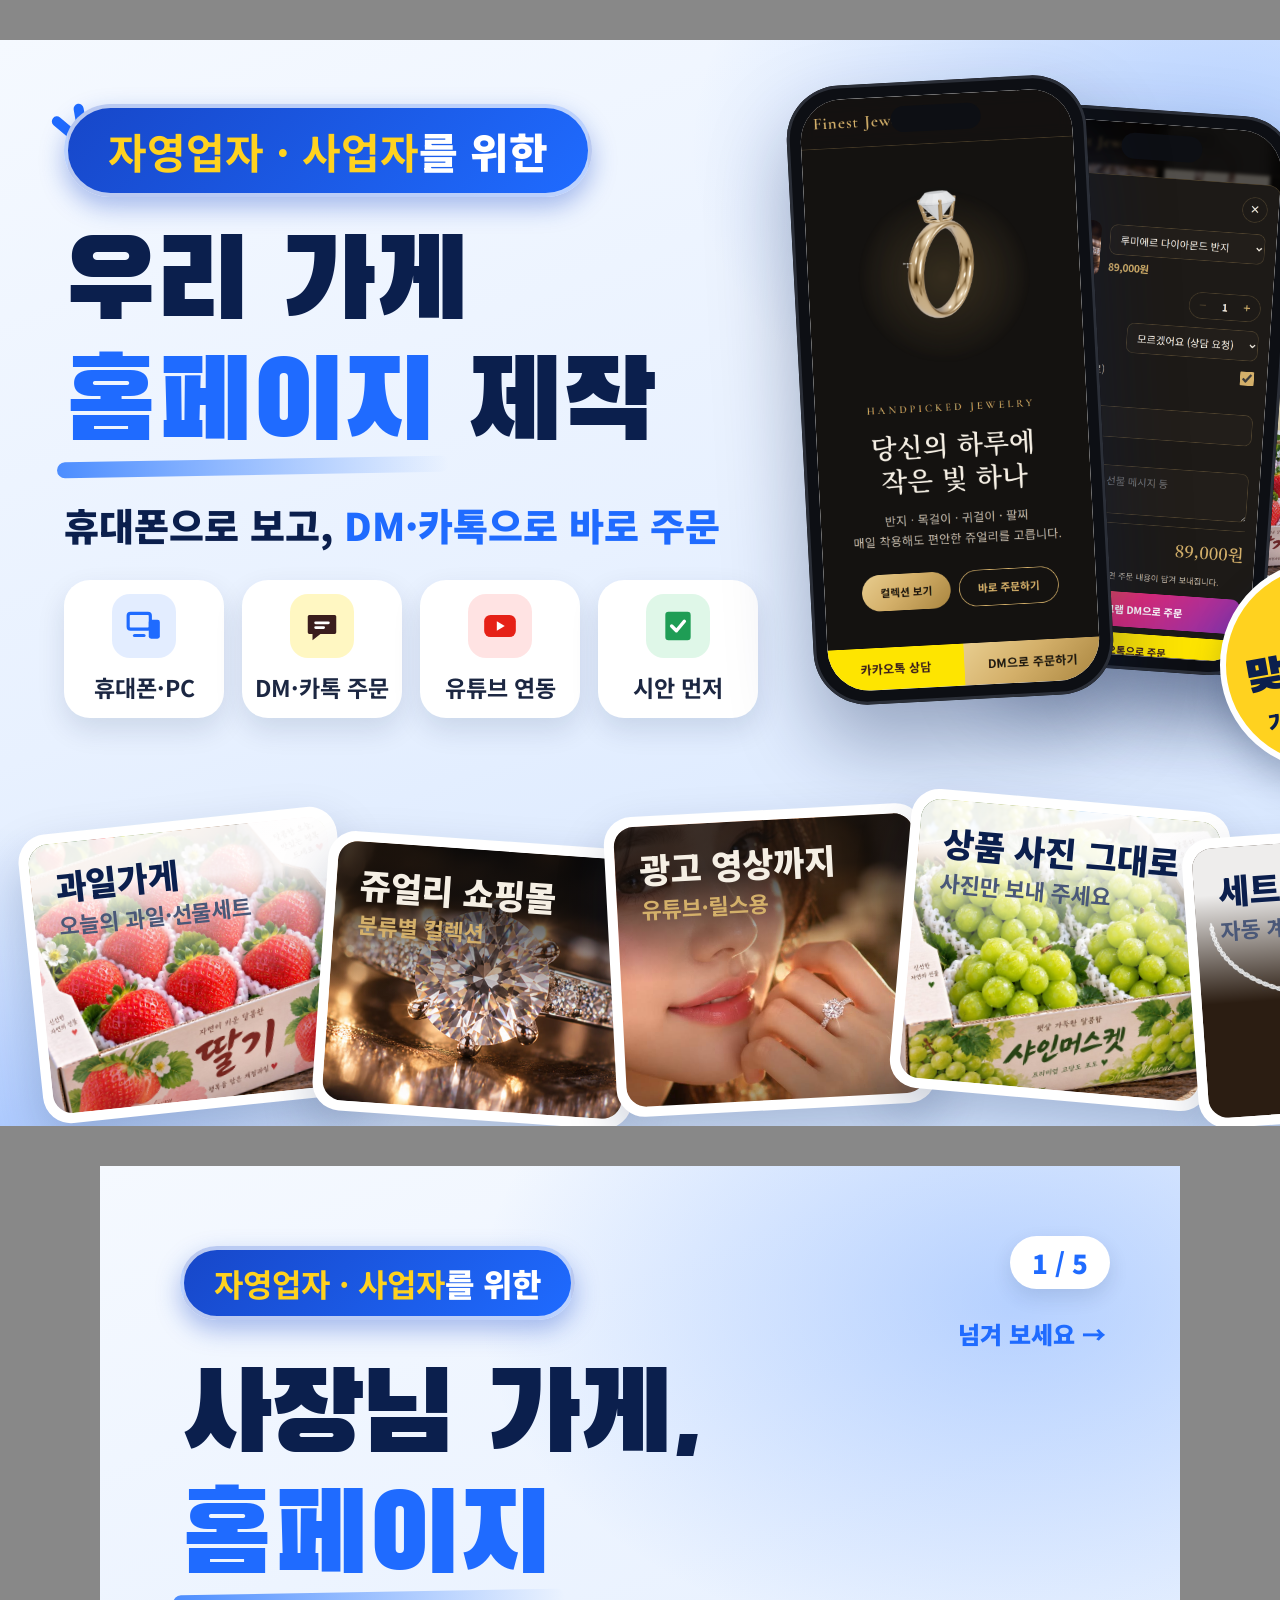
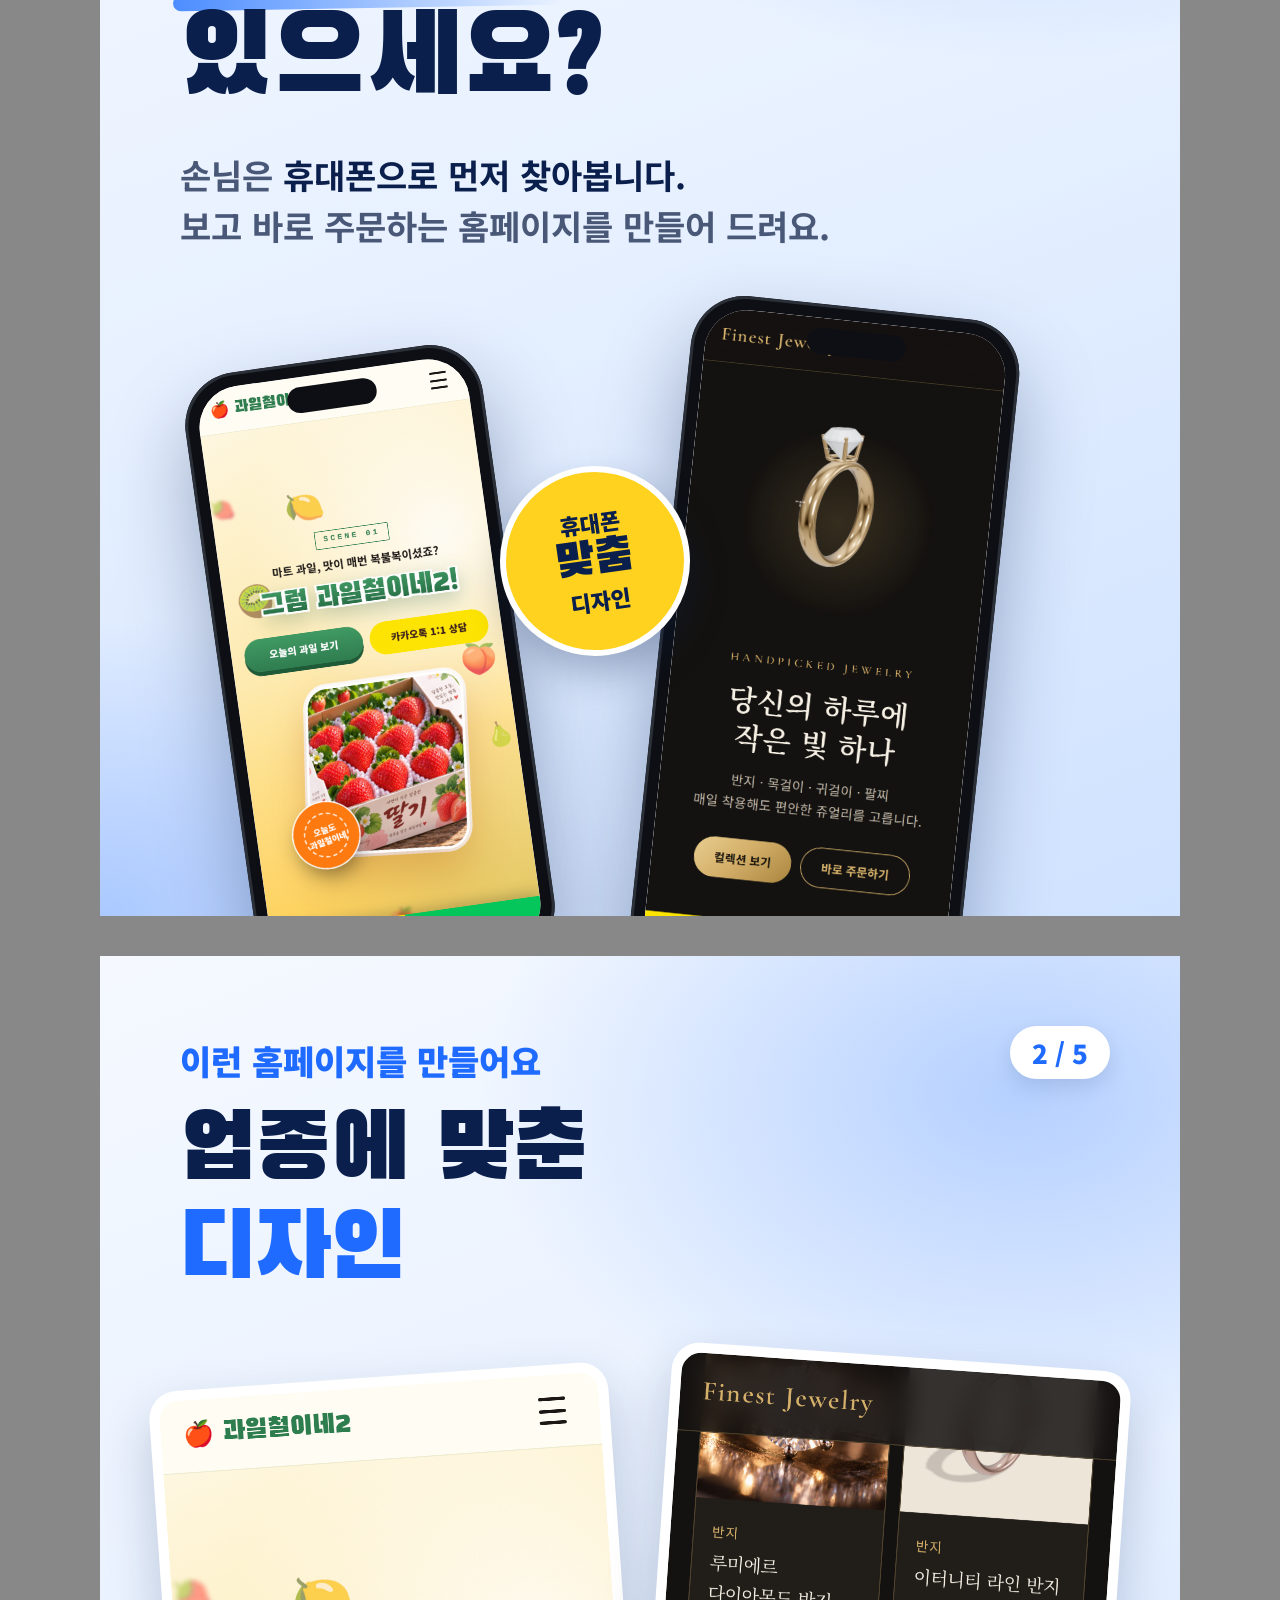
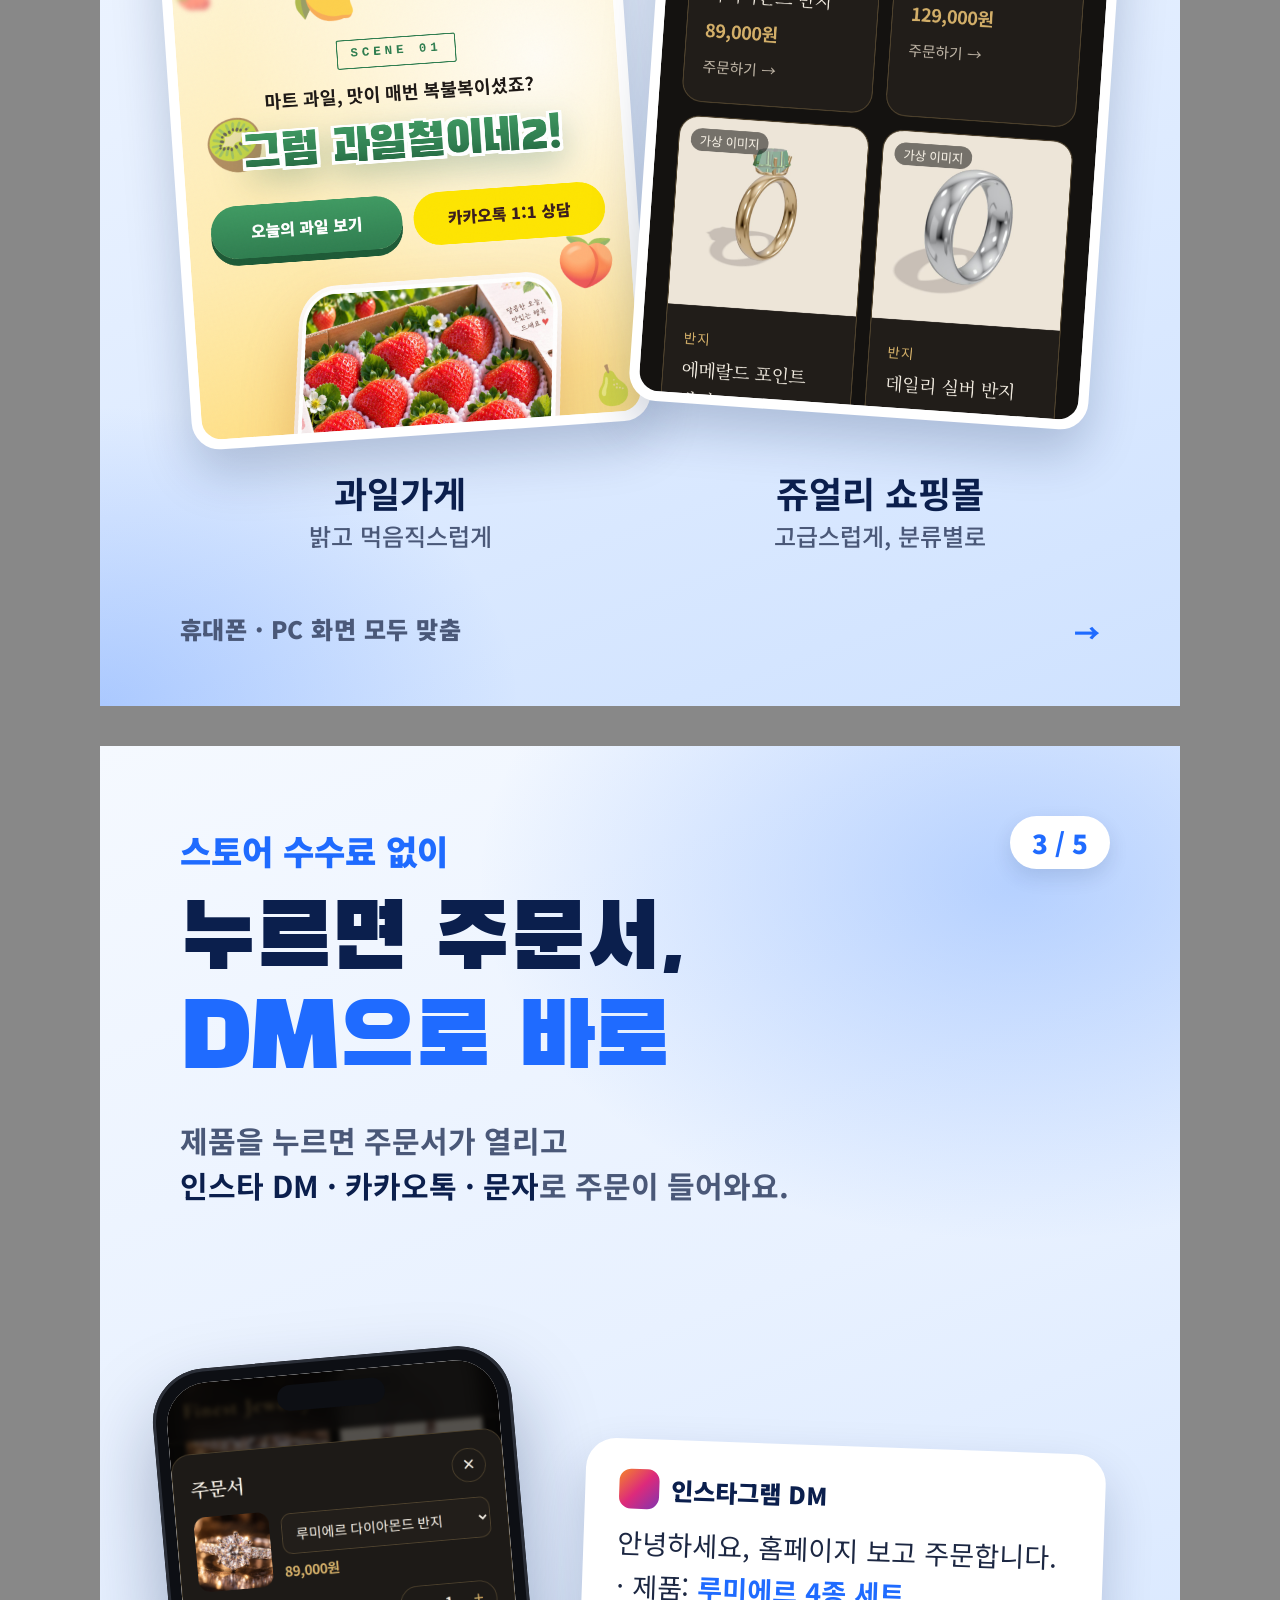
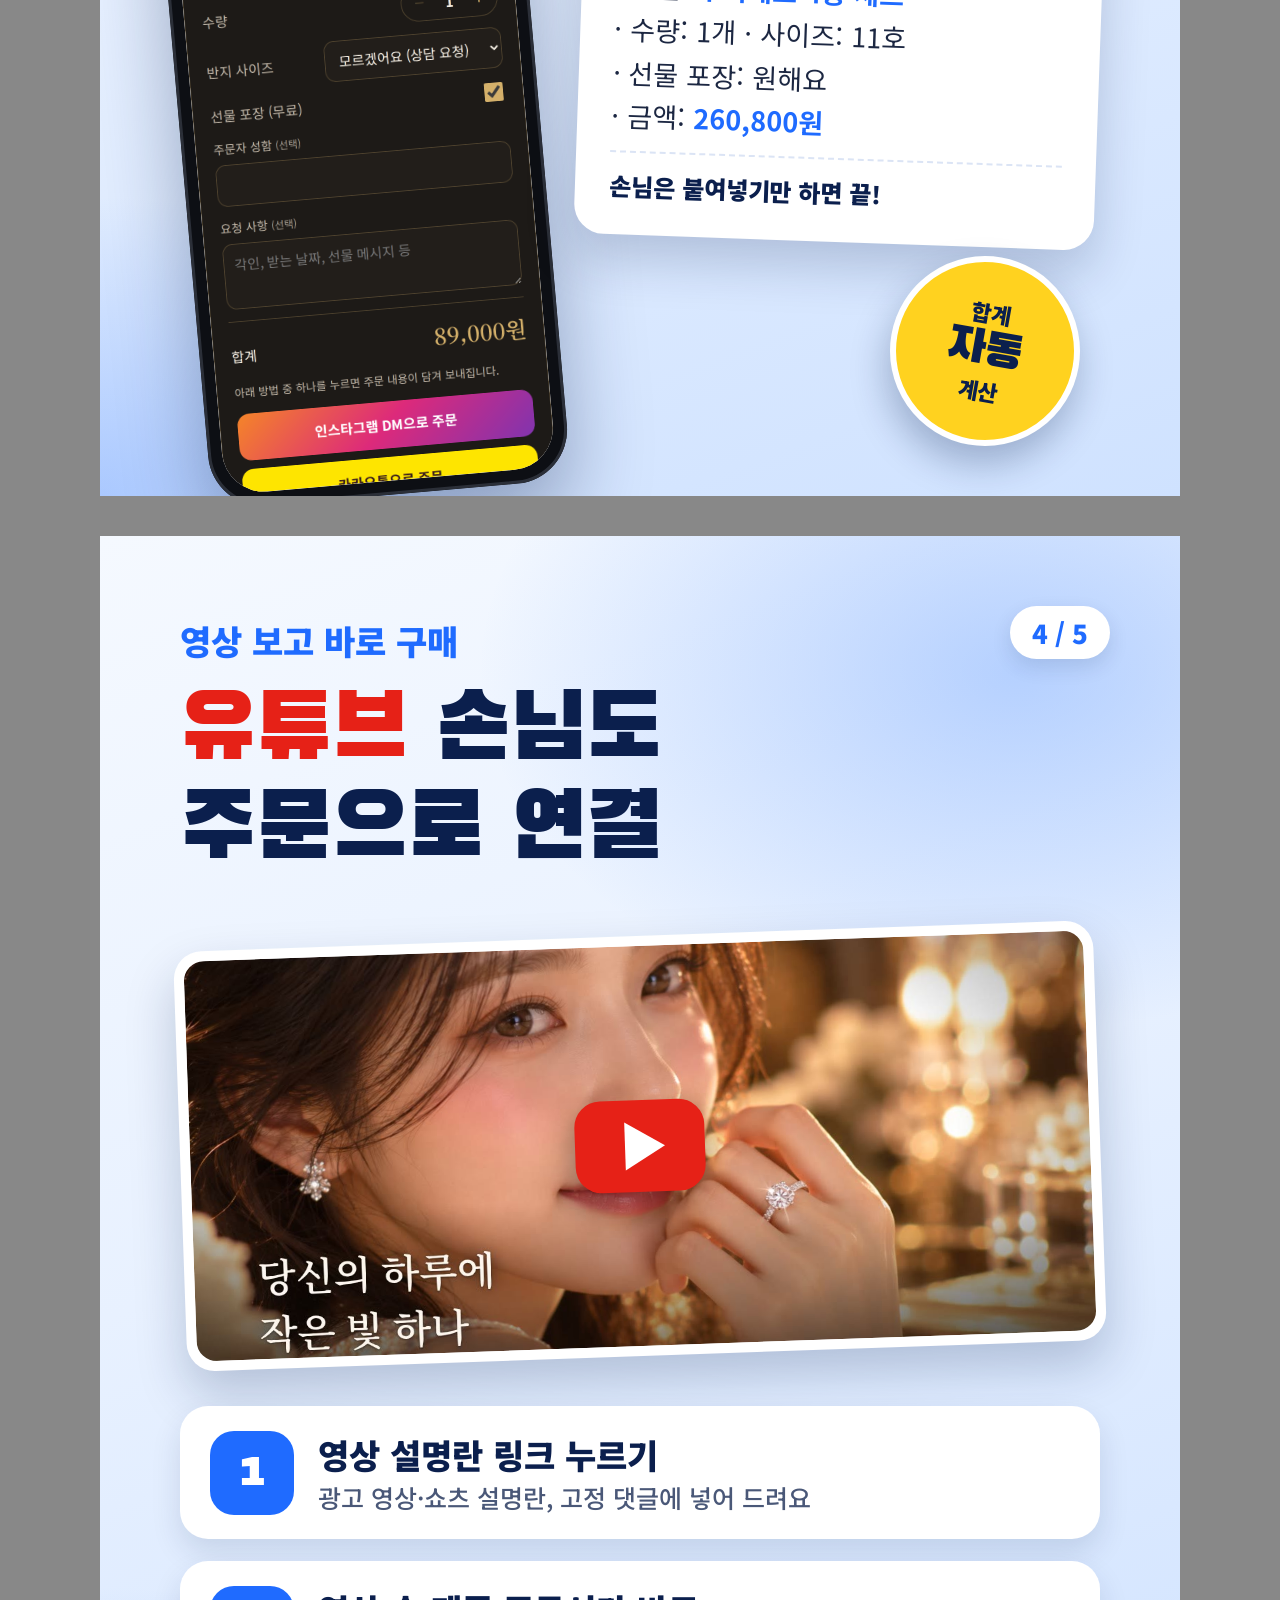
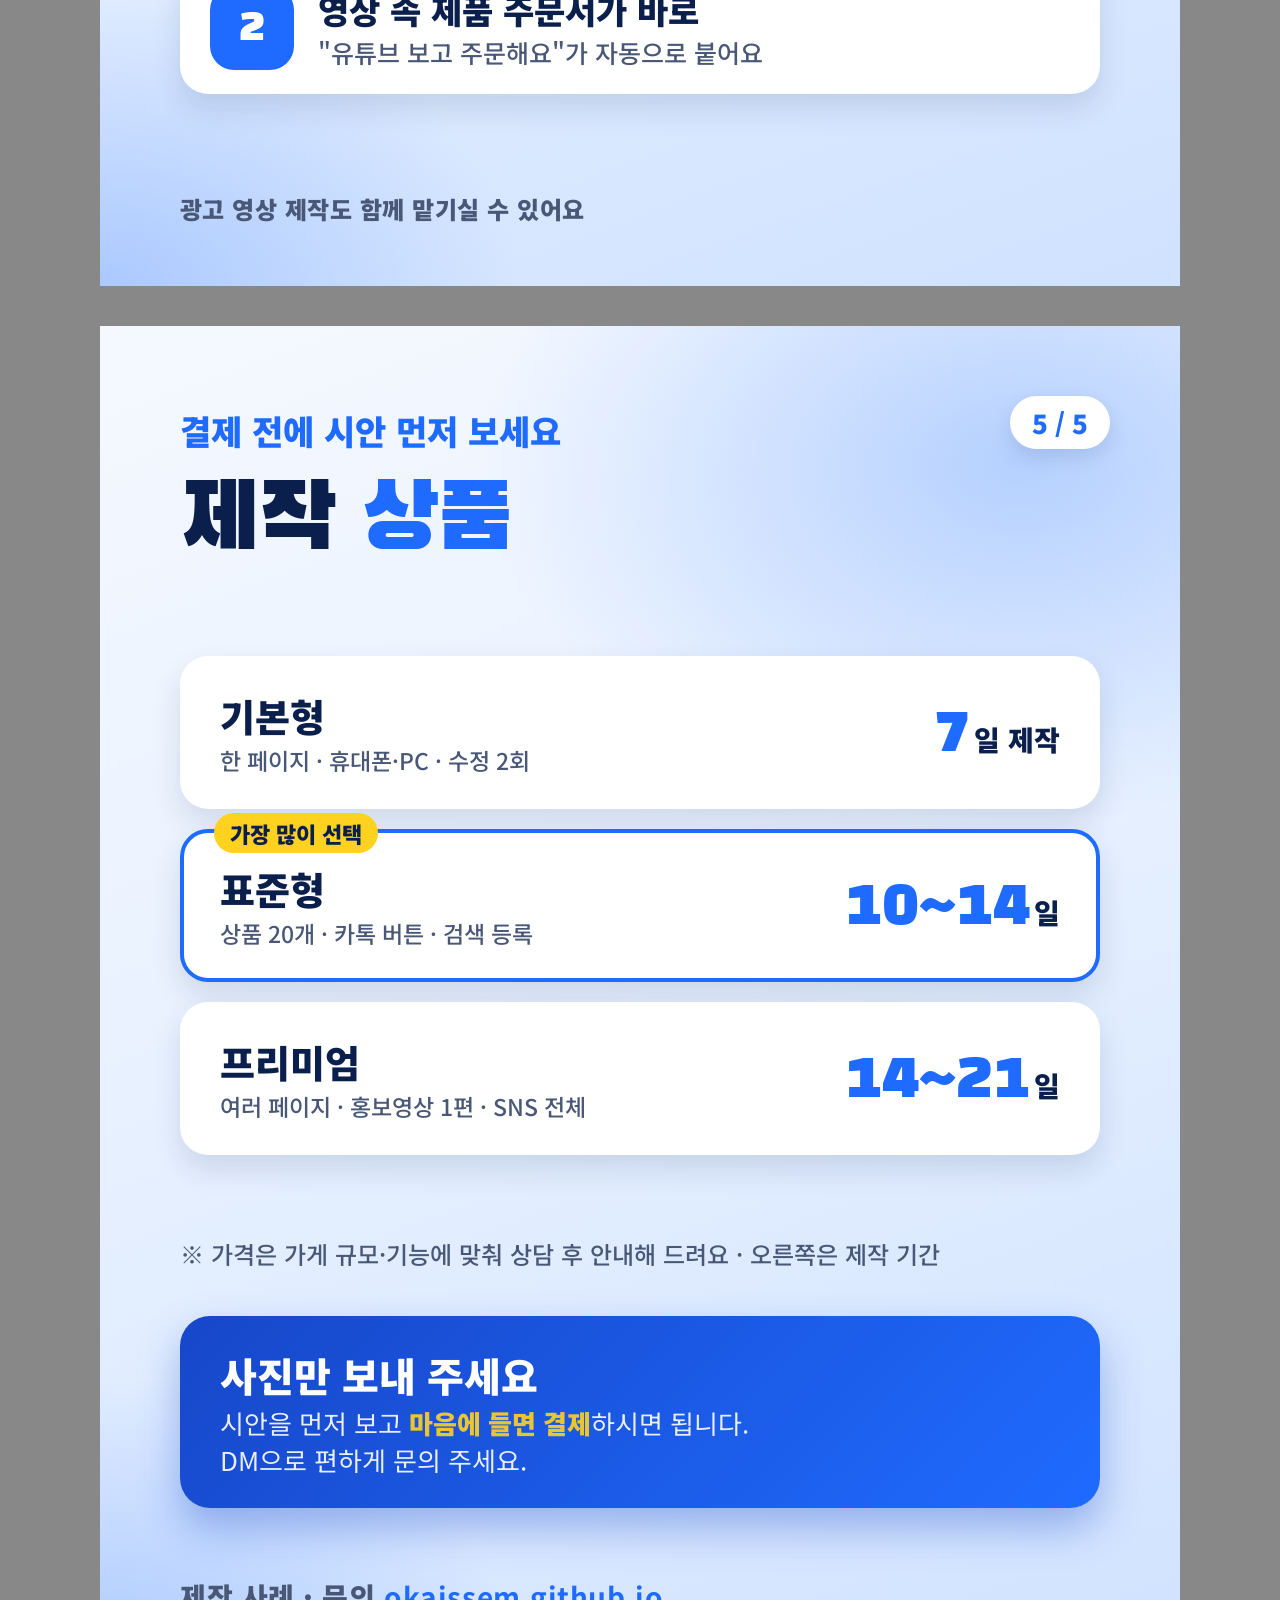
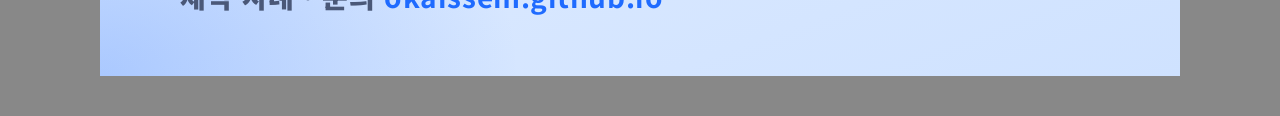
<file: cardnews/src/cardnews.html>
<!DOCTYPE html>
<html lang="ko">
<head>
<meta charset="UTF-8" />
<title>홈페이지 제작 카드뉴스</title>
<!-- 카드뉴스 원본: 저장소 맨 위 폴더에서 웹서버를 띄우고 /cardnews/src/cardnews.html 을 열면 보입니다 -->
<link rel="preconnect" href="https://fonts.googleapis.com" />
<link rel="preconnect" href="https://fonts.gstatic.com" crossorigin />
<link href="https://fonts.googleapis.com/css2?family=Black+Han+Sans&family=Noto+Sans+KR:wght@500;700;900&display=swap" rel="stylesheet" />
<style>
  :root {
    --navy: #0b1f4d;
    --ink: #1c2742;
    --soft: #4a5878;
    --blue: #1f6bff;
    --blue-2: #4c8dff;
    --sky: #e8f1ff;
    --sky-2: #cfe2ff;
    --yellow: #ffd21f;
    --kakao: #fee500;
    --white: #fff;
    --display: "Black Han Sans", "Noto Sans KR", sans-serif;
    --body: "Noto Sans KR", sans-serif;
  }
  * { box-sizing: border-box; margin: 0; }
  body { background: #888; font-family: var(--body); color: var(--ink); word-break: keep-all; }
  .slide {
    position: relative; overflow: hidden; margin: 40px auto;
    background:
      radial-gradient(900px 600px at 85% 10%, rgba(76, 141, 255, 0.35), transparent 60%),
      radial-gradient(700px 500px at 0% 100%, rgba(31, 107, 255, 0.25), transparent 60%),
      linear-gradient(160deg, #f5f9ff 0%, var(--sky) 45%, var(--sky-2) 100%);
  }
  .banner { width: 1448px; height: 1086px; }
  .card { width: 1080px; height: 1350px; }

  /* 공통 요소 */
  .pill {
    display: inline-block; background: linear-gradient(135deg, #1747c9, var(--blue));
    color: var(--white); font-weight: 900; border-radius: 999px; box-shadow: 0 10px 24px rgba(23, 71, 201, 0.35);
    border: 4px solid rgba(255, 255, 255, 0.7);
  }
  .pill b { color: var(--yellow); }
  .display { font-family: var(--display); font-weight: 400; color: var(--navy); line-height: 1.08; letter-spacing: -0.01em; }
  .display { position: relative; z-index: 0; }
  .display .hl { color: var(--blue); position: relative; }
  .underline { position: relative; display: inline-block; }
  .underline::after {
    content: ""; position: absolute; left: -2%; right: -4%; bottom: -6px; height: 16px;
    background: linear-gradient(90deg, var(--blue-2), rgba(76, 141, 255, 0)); border-radius: 999px; transform: rotate(-1deg); z-index: -1;
  }
  .rays { position: absolute; width: 90px; height: 90px; }
  .rays i { position: absolute; left: 50%; top: 50%; width: 10px; height: 38px; background: var(--blue); border-radius: 10px; transform-origin: 50% 110%; }

  /* 휴대폰 틀 */
  .phone {
    position: absolute; background: #0d0f14; border-radius: 54px; padding: 14px;
    box-shadow: 0 40px 80px rgba(11, 31, 77, 0.35), inset 0 0 0 3px #2b2f38;
  }
  .phone::before { content: ""; position: absolute; top: 24px; left: 50%; width: 30%; height: 26px; transform: translateX(-50%); background: #0d0f14; border-radius: 999px; z-index: 2; }
  .phone .screen { width: 100%; height: 100%; border-radius: 42px; overflow: hidden; background: #fff; }
  .phone img { width: 100%; height: 100%; object-fit: cover; object-position: top; display: block; }

  /* 아이콘 칩 */
  .chips { display: flex; gap: 18px; }
  .chip {
    background: var(--white); border-radius: 26px; box-shadow: 0 12px 28px rgba(11, 31, 77, 0.12);
    display: grid; justify-items: center; align-content: center; gap: 12px; font-weight: 700; color: var(--ink);
  }
  .ico { width: 64px; height: 64px; border-radius: 18px; display: grid; place-items: center; }
  .ico svg { width: 38px; height: 38px; }

  /* 기울어진 사진 카드 */
  .tile {
    position: absolute; background: var(--white); border-radius: 28px; padding: 10px; overflow: hidden;
    box-shadow: 0 24px 50px rgba(11, 31, 77, 0.22);
  }
  .tile .pic { width: 100%; height: 100%; border-radius: 20px; overflow: hidden; position: relative; }
  .tile img { width: 100%; height: 100%; object-fit: cover; display: block; }
  .tile .cap {
    position: absolute; left: 0; right: 0; top: 0; padding: 22px 24px 60px; font-weight: 900; font-size: 34px; line-height: 1.25;
    background: linear-gradient(180deg, rgba(255, 255, 255, 0.92) 30%, rgba(255, 255, 255, 0));
    color: var(--navy);
  }
  .tile .cap small { display: block; font-size: 22px; font-weight: 700; color: var(--soft); margin-top: 4px; }
  .tile .cap.dark { background: linear-gradient(180deg, rgba(10, 10, 10, 0.78) 30%, rgba(10, 10, 10, 0)); color: #f5efe4; }
  .tile .cap.dark small { color: #d4b06a; }

  .sticker {
    position: absolute; border-radius: 50%; background: var(--yellow); color: var(--navy);
    display: grid; place-content: center; text-align: center; font-weight: 900;
    box-shadow: 0 18px 36px rgba(11, 31, 77, 0.28); border: 6px solid var(--white);
  }
  .sticker .big { font-family: var(--display); font-weight: 400; line-height: 1; }

  /* ---------- 카드뉴스 공통 ---------- */
  .card .top { position: absolute; left: 80px; right: 80px; top: 80px; }
  .page { position: absolute; right: 70px; top: 70px; font-weight: 900; color: var(--blue); font-size: 26px; background: var(--white); border-radius: 999px; padding: 8px 22px; box-shadow: 0 8px 20px rgba(11, 31, 77, 0.12); }
  .brand { position: absolute; left: 80px; bottom: 60px; font-weight: 900; color: var(--soft); font-size: 24px; letter-spacing: 0.02em; }
  .swipe { position: absolute; right: 80px; bottom: 56px; font-weight: 900; color: var(--blue); font-size: 26px; }
  .kicker { font-weight: 900; color: var(--blue); font-size: 34px; margin-bottom: 18px; }
  .lead { font-size: 34px; font-weight: 700; color: var(--soft); line-height: 1.5; margin-top: 26px; }
  .lead b { color: var(--navy); }

  .bubble {
    position: absolute; background: var(--white); border-radius: 30px; padding: 30px 34px; font-size: 27px; line-height: 1.6;
    box-shadow: 0 24px 50px rgba(11, 31, 77, 0.2); color: var(--ink);
  }
  .bubble b { color: var(--blue); }
  .bubble .who { display: flex; align-items: center; gap: 12px; font-weight: 900; font-size: 24px; margin-bottom: 12px; color: var(--navy); }
  .bubble .who i { width: 40px; height: 40px; border-radius: 12px; background: linear-gradient(135deg, #f58529, #dd2a7b 50%, #8134af); display: inline-block; }

  .steps { position: absolute; left: 80px; right: 80px; display: grid; gap: 22px; }
  .step { display: grid; grid-template-columns: 84px 1fr; align-items: center; gap: 24px; background: var(--white); border-radius: 28px; padding: 24px 30px; box-shadow: 0 14px 30px rgba(11, 31, 77, 0.12); }
  .step .n { width: 84px; height: 84px; border-radius: 24px; background: var(--blue); color: var(--white); font-family: var(--display); font-size: 44px; display: grid; place-items: center; }
  .step b { display: block; font-size: 34px; font-weight: 900; color: var(--navy); }
  .step span { font-size: 25px; color: var(--soft); font-weight: 500; }

  .plans { position: absolute; left: 80px; right: 80px; display: grid; gap: 20px; }
  .plan { position: relative; display: grid; grid-template-columns: 1fr auto; align-items: center; background: var(--white); border-radius: 28px; padding: 28px 36px; box-shadow: 0 14px 30px rgba(11, 31, 77, 0.12); border: 4px solid transparent; }
  .plan.best { border-color: var(--blue); }
  .plan .tag { position: absolute; top: -20px; left: 30px; background: var(--yellow); color: var(--navy); font-weight: 900; font-size: 22px; padding: 4px 16px; border-radius: 999px; }
  .plan b { display: block; font-size: 38px; font-weight: 900; color: var(--navy); }
  .plan span { font-size: 23px; color: var(--soft); font-weight: 500; }
  .plan .price { font-family: var(--display); font-size: 62px; color: var(--blue); white-space: nowrap; }
  .plan .price small { font-family: var(--body); font-weight: 900; font-size: 28px; margin-left: 4px; color: var(--navy); }

  .cta { position: absolute; left: 80px; right: 80px; background: linear-gradient(135deg, #1747c9, var(--blue)); color: var(--white); border-radius: 30px; padding: 30px 40px; box-shadow: 0 20px 40px rgba(23, 71, 201, 0.35); }
  .cta b { font-size: 40px; font-weight: 900; display: block; }
  .cta span { font-size: 26px; opacity: 0.9; }
  .cta em { font-style: normal; color: var(--yellow); font-weight: 900; }
</style>
</head>
<body>

<!-- 아이콘 모음 -->
<svg width="0" height="0" style="position:absolute">
  <defs>
    <symbol id="i-device" viewBox="0 0 24 24"><rect x="2" y="4" width="14" height="10" rx="1.5" fill="none" stroke="currentColor" stroke-width="2"/><path d="M6 18h6" stroke="currentColor" stroke-width="2" stroke-linecap="round"/><rect x="15" y="8" width="7" height="12" rx="1.5" fill="currentColor"/></symbol>
    <symbol id="i-chat" viewBox="0 0 24 24"><path d="M4 5h16a1 1 0 0 1 1 1v10a1 1 0 0 1-1 1h-9l-5 4v-4H4a1 1 0 0 1-1-1V6a1 1 0 0 1 1-1z" fill="currentColor"/><path d="M8 10h8M8 13h5" stroke="#fff" stroke-width="1.8" stroke-linecap="round"/></symbol>
    <symbol id="i-play" viewBox="0 0 24 24"><rect x="2" y="5" width="20" height="14" rx="4" fill="currentColor"/><path d="M10 9l5 3-5 3z" fill="#fff"/></symbol>
    <symbol id="i-check" viewBox="0 0 24 24"><rect x="4" y="3" width="16" height="18" rx="2" fill="currentColor"/><path d="M8 12l3 3 5-6" fill="none" stroke="#fff" stroke-width="2.2" stroke-linecap="round" stroke-linejoin="round"/></symbol>
  </defs>
</svg>

<!-- ================= 1. 메인 배너 (1448×1086) ================= -->
<section class="slide banner" id="banner">
  <div class="rays" style="left:40px;top:60px"><i style="transform:translate(-50%,-110%) rotate(-50deg)"></i><i style="transform:translate(-50%,-110%) rotate(-10deg)"></i><i style="transform:translate(-50%,-110%) rotate(30deg)"></i></div>
  <div class="rays" style="left:1330px;top:20px"><i style="transform:translate(-50%,-110%) rotate(-30deg)"></i><i style="transform:translate(-50%,-110%) rotate(10deg)"></i><i style="transform:translate(-50%,-110%) rotate(50deg)"></i></div>

  <div style="position:absolute;left:64px;top:64px;width:800px">
    <span class="pill" style="font-size:42px;padding:12px 40px"><b>자영업자 · 사업자</b>를 위한</span>
    <h1 class="display" style="font-size:112px;margin-top:30px;white-space:nowrap">우리 가게<br /><span class="hl underline">홈페이지</span> 제작</h1>
    <p style="font-size:38px;font-weight:900;color:var(--navy);margin-top:28px">휴대폰으로 보고, <span style="color:var(--blue)">DM·카톡으로 바로 주문</span></p>
    <div class="chips" style="margin-top:28px">
      <div class="chip" style="width:160px;height:138px;font-size:23px"><span class="ico" style="background:#e3edff;color:var(--blue)"><svg><use href="#i-device"/></svg></span>휴대폰·PC</div>
      <div class="chip" style="width:160px;height:138px;font-size:23px"><span class="ico" style="background:#fff7c2;color:#3a1d1d"><svg><use href="#i-chat"/></svg></span>DM·카톡 주문</div>
      <div class="chip" style="width:160px;height:138px;font-size:23px"><span class="ico" style="background:#ffe3e3;color:#e62117"><svg><use href="#i-play"/></svg></span>유튜브 연동</div>
      <div class="chip" style="width:160px;height:138px;font-size:23px"><span class="ico" style="background:#dff7e8;color:#1f9d55"><svg><use href="#i-check"/></svg></span>시안 먼저</div>
    </div>
  </div>

  <!-- 휴대폰 3대 -->
  <div class="phone" style="left:1150px;top:120px;width:250px;height:520px;transform:rotate(8deg)"><div class="screen"><img src="shots/fruit-m.png" alt="" /></div></div>
  <div class="phone" style="left:1010px;top:70px;width:270px;height:560px;transform:rotate(4deg)"><div class="screen"><img src="shots/jw-m-order.png" alt="" style="object-position:50% 20%" /></div></div>
  <div class="phone" style="left:800px;top:40px;width:300px;height:620px;transform:rotate(-3deg)"><div class="screen"><img src="shots/jw-m.png" alt="" /></div></div>

  <div class="sticker" style="left:1220px;top:520px;width:210px;height:210px;transform:rotate(-10deg)">
    <span style="font-size:24px">상담 후</span>
    <span class="big" style="font-size:44px;margin:6px 0">맞춤 견적</span>
    <span style="font-size:22px">가게에 딱 맞게</span>
  </div>

  <!-- 아래 사진 카드 -->
  <div class="tile" style="left:30px;top:780px;width:320px;height:290px;transform:rotate(-6deg)"><div class="pic"><img src="../../public/images/fruits/17-strawberry.jpg" alt="" /><div class="cap">과일가게<small>오늘의 과일·선물세트</small></div></div></div>
  <div class="tile" style="left:320px;top:800px;width:320px;height:280px;transform:rotate(4deg)"><div class="pic"><img src="../../jewelry/images/01-solitaire-ring-photo.jpg" alt="" /><div class="cap dark">쥬얼리 쇼핑몰<small>분류별 컬렉션</small></div></div></div>
  <div class="tile" style="left:610px;top:770px;width:320px;height:300px;transform:rotate(-3deg)"><div class="pic"><img src="../../jewelry/video/finest-jewelry-ad-photo-poster.jpg" alt="" style="object-position:62% 30%;transform:scale(1.35);transform-origin:60% 30%" /><div class="cap dark">광고 영상까지<small>유튜브·릴스용</small></div></div></div>
  <div class="tile" style="left:900px;top:760px;width:320px;height:300px;transform:rotate(5deg)"><div class="pic"><img src="../../public/images/fruits/16-shine-muscat.jpg" alt="" /><div class="cap">상품 사진 그대로<small>사진만 보내 주세요</small></div></div></div>
  <div class="tile" style="left:1190px;top:790px;width:290px;height:290px;transform:rotate(-4deg)"><div class="pic"><img src="../../jewelry/images/13-lumiere-necklace.jpg" alt="" /><div class="cap">세트 할인<small>자동 계산</small></div></div></div>
</section>

<!-- ================= 2. 카드뉴스 1 — 표지 ================= -->
<section class="slide card" id="card1">
  <div class="page">1 / 5</div>
  <div class="top">
    <span class="pill" style="font-size:32px;padding:10px 30px"><b>자영업자 · 사업자</b>를 위한</span>
    <h1 class="display" style="font-size:112px;margin-top:40px">사장님 가게,<br /><span class="hl underline">홈페이지</span><br />있으세요?</h1>
    <p class="lead">손님은 <b>휴대폰으로 먼저 찾아봅니다.</b><br />보고 바로 주문하는 홈페이지를 만들어 드려요.</p>
  </div>
  <div class="phone" style="left:120px;top:790px;width:300px;height:620px;transform:rotate(-8deg)"><div class="screen"><img src="shots/fruit-m.png" alt="" /></div></div>
  <div class="phone" style="left:560px;top:740px;width:330px;height:680px;transform:rotate(6deg)"><div class="screen"><img src="shots/jw-m.png" alt="" /></div></div>
  <div class="sticker" style="left:400px;top:900px;width:190px;height:190px;transform:rotate(-8deg)"><span style="font-size:22px">휴대폰</span><span class="big" style="font-size:46px">맞춤</span><span style="font-size:22px">디자인</span></div>
  <div class="swipe" style="top:150px;bottom:auto;right:74px;font-size:24px">넘겨 보세요 →</div>
</section>

<!-- ================= 3. 카드뉴스 2 — 이런 홈페이지 ================= -->
<section class="slide card" id="card2">
  <div class="page">2 / 5</div>
  <div class="top">
    <p class="kicker">이런 홈페이지를 만들어요</p>
    <h2 class="display" style="font-size:92px">업종에 맞춘<br /><span class="hl">디자인</span></h2>
  </div>
  <div class="tile" style="left:70px;top:420px;width:460px;height:660px;transform:rotate(-4deg)"><div class="pic"><img src="shots/fruit-m.png" alt="" style="object-position:top" /></div></div>
  <div class="tile" style="left:550px;top:400px;width:460px;height:660px;transform:rotate(4deg)"><div class="pic"><img src="shots/jw-m-grid.png" alt="" style="object-position:top" /></div></div>
  <div style="position:absolute;left:80px;top:1110px;width:440px;text-align:center"><b style="font-size:36px;color:var(--navy)">과일가게</b><p style="font-size:24px;color:var(--soft);font-weight:500">밝고 먹음직스럽게</p></div>
  <div style="position:absolute;left:560px;top:1110px;width:440px;text-align:center"><b style="font-size:36px;color:var(--navy)">쥬얼리 쇼핑몰</b><p style="font-size:24px;color:var(--soft);font-weight:500">고급스럽게, 분류별로</p></div>
  <div class="brand">휴대폰 · PC 화면 모두 맞춤</div>
  <div class="swipe">→</div>
</section>

<!-- ================= 4. 카드뉴스 3 — DM 주문 ================= -->
<section class="slide card" id="card3">
  <div class="page">3 / 5</div>
  <div class="top">
    <p class="kicker">스토어 수수료 없이</p>
    <h2 class="display" style="font-size:92px">누르면 주문서,<br /><span class="hl">DM으로 바로</span></h2>
    <p class="lead" style="font-size:30px">제품을 누르면 주문서가 열리고<br /><b>인스타 DM · 카카오톡 · 문자</b>로 주문이 들어와요.</p>
  </div>
  <div class="phone" style="left:80px;top:610px;width:360px;height:740px;transform:rotate(-5deg)"><div class="screen"><img src="shots/jw-m-order.png" alt="" style="object-position:50% 12%" /></div></div>
  <div class="bubble" style="left:480px;top:700px;width:520px;transform:rotate(2deg)">
    <div class="who"><i></i>인스타그램 DM</div>
    안녕하세요, 홈페이지 보고 주문합니다.<br />
    · 제품: <b>루미에르 4종 세트</b><br />
    · 수량: 1개 · 사이즈: 11호<br />
    · 선물 포장: 원해요<br />
    · 금액: <b>260,800원</b>
    <p style="margin-top:14px;padding-top:14px;border-top:2px dashed #dbe4f5;font-size:24px;font-weight:900;color:var(--navy)">손님은 붙여넣기만 하면 끝!</p>
  </div>
  <div class="sticker" style="left:790px;top:1110px;width:190px;height:190px;transform:rotate(10deg)"><span style="font-size:22px">합계</span><span class="big" style="font-size:46px">자동</span><span style="font-size:22px">계산</span></div>
</section>

<!-- ================= 5. 카드뉴스 4 — 유튜브 연결 ================= -->
<section class="slide card" id="card4">
  <div class="page">4 / 5</div>
  <div class="top">
    <p class="kicker">영상 보고 바로 구매</p>
    <h2 class="display" style="font-size:92px"><span class="hl" style="color:#e62117">유튜브</span> 손님도<br />주문으로 연결</h2>
  </div>
  <div class="tile" style="left:80px;top:400px;width:920px;height:420px;transform:rotate(-2deg)"><div class="pic"><img src="../../jewelry/video/finest-jewelry-ad-photo-poster.jpg" alt="" style="object-position:50% 40%" />
    <div style="position:absolute;left:50%;top:50%;width:130px;height:92px;transform:translate(-50%,-50%);background:#e62117;border-radius:26px;display:grid;place-items:center;box-shadow:0 12px 30px rgba(0,0,0,.35)"><div style="border-left:40px solid #fff;border-top:24px solid transparent;border-bottom:24px solid transparent;margin-left:10px"></div></div>
  </div></div>
  <div class="steps" style="top:870px">
    <div class="step"><span class="n">1</span><div><b>영상 설명란 링크 누르기</b><span>광고 영상·쇼츠 설명란, 고정 댓글에 넣어 드려요</span></div></div>
    <div class="step"><span class="n">2</span><div><b>영상 속 제품 주문서가 바로</b><span>"유튜브 보고 주문해요"가 자동으로 붙어요</span></div></div>
  </div>
  <div class="brand">광고 영상 제작도 함께 맡기실 수 있어요</div>
</section>

<!-- ================= 6. 카드뉴스 5 — 가격·문의 ================= -->
<section class="slide card" id="card5">
  <div class="page">5 / 5</div>
  <div class="top">
    <p class="kicker">결제 전에 시안 먼저 보세요</p>
    <h2 class="display" style="font-size:92px">제작 <span class="hl">상품</span></h2>
  </div>
  <div class="plans" style="top:330px">
    <div class="plan"><div><b>기본형</b><span>한 페이지 · 휴대폰·PC · 수정 2회</span></div><div class="price">7<small>일 제작</small></div></div>
    <div class="plan best"><span class="tag">가장 많이 선택</span><div><b>표준형</b><span>상품 20개 · 카톡 버튼 · 검색 등록</span></div><div class="price">10~14<small>일</small></div></div>
    <div class="plan"><div><b>프리미엄</b><span>여러 페이지 · 홍보영상 1편 · SNS 전체</span></div><div class="price">14~21<small>일</small></div></div>
  </div>
  <p style="position:absolute;left:80px;right:80px;top:910px;font-size:24px;color:var(--soft);font-weight:500">※ 가격은 가게 규모·기능에 맞춰 상담 후 안내해 드려요 · 오른쪽은 제작 기간</p>
  <div class="cta" style="top:990px">
    <b>사진만 보내 주세요</b>
    <span>시안을 먼저 보고 <em>마음에 들면 결제</em>하시면 됩니다.<br />DM으로 편하게 문의 주세요.</span>
  </div>
  <div class="brand" style="font-size:28px">제작 사례 · 문의 <b style="color:var(--blue)">okaissem.github.io</b></div>
</section>

</body>
</html>
</file>
<file: jewelry/style.css>
/* ============================================================
   쥬얼리 브랜드 홈페이지 시안 스타일
   - 검정 바탕 + 아이보리 글씨 + 금색 포인트
   ============================================================ */

:root {
  --bg: #141210;
  --bg-2: #1d1a17;
  --card: #221e1a;
  --ivory: #f5efe4;
  --ivory-soft: #bfb5a6;
  --gold: #d4b06a;
  --gold-deep: #a9853f;
  --line: rgba(212, 176, 106, 0.25);
  --kakao: #fee500;
  --kakao-text: #3a1d1d;
  --font-body: "Noto Sans KR", "Apple SD Gothic Neo", "Malgun Gothic", sans-serif;
  --font-serif: "Noto Serif KR", "Apple SD Gothic Neo", serif;
  --font-latin: "Cormorant Garamond", "Noto Serif KR", serif;
  --bar-height: 60px;
}

* { box-sizing: border-box; }
[hidden] { display: none !important; }
html { scroll-behavior: smooth; }
body {
  margin: 0;
  background: var(--bg);
  color: var(--ivory);
  font-family: var(--font-body);
  line-height: 1.7;
  word-break: keep-all;
  padding-bottom: calc(var(--bar-height) + env(safe-area-inset-bottom));
}
a { color: inherit; }
h1, h2 { font-family: var(--font-serif); font-weight: 600; margin: 0; }

/* ---------- 머리글 ---------- */
.site-header {
  position: sticky; top: 0; z-index: 20;
  display: flex; align-items: center; justify-content: space-between; gap: 16px;
  padding: 14px 20px;
  background: rgba(20, 18, 16, 0.85);
  backdrop-filter: blur(10px);
  border-bottom: 1px solid var(--line);
}
.logo {
  font-family: var(--font-latin); font-size: 24px; font-weight: 600;
  letter-spacing: 0.06em; color: var(--gold); text-decoration: none; margin: 0;
}
.nav { display: flex; gap: 18px; font-size: 14px; }
.nav a { text-decoration: none; color: var(--ivory-soft); }
.nav a:hover { color: var(--gold); }
@media (max-width: 560px) { .nav { display: none; } }

/* ---------- 버튼 ---------- */
.btn {
  display: inline-block; font-family: inherit; cursor: pointer; background: transparent; padding: 13px 26px; border-radius: 999px;
  font-weight: 700; font-size: 15px; text-decoration: none; transition: 0.2s;
}
.btn-gold { background: linear-gradient(135deg, #e8cd8f, var(--gold) 45%, var(--gold-deep)); color: #1b150c; border: 0; }
.btn-gold:hover { filter: brightness(1.08); }
.btn-line { border: 1px solid var(--gold); color: var(--gold); }
.btn-line:hover { background: var(--gold); color: #1b150c; }

/* ---------- 첫 화면 ---------- */
.hero {
  display: grid; grid-template-columns: 1.1fr 1fr; align-items: center; gap: 24px;
  max-width: 1120px; margin: 0 auto; padding: 72px 20px 56px; min-height: 86vh;
}
.eyebrow { font-family: var(--font-latin); letter-spacing: 0.3em; color: var(--gold); margin: 0 0 16px; font-size: 15px; }
.headline { font-size: clamp(38px, 7vw, 68px); line-height: 1.25; white-space: pre-line; }
.sub { color: var(--ivory-soft); white-space: pre-line; margin: 20px 0 32px; font-size: 17px; }
.hero-actions { display: flex; flex-wrap: wrap; gap: 12px; }

.hero-art { position: relative; aspect-ratio: 1; max-width: 460px; width: 100%; justify-self: center; }
.halo {
  position: absolute; inset: 8%; border-radius: 50%;
  background: radial-gradient(circle, rgba(212, 176, 106, 0.35), transparent 65%);
  animation: breathe 5s ease-in-out infinite;
}
.hero-ring { position: absolute; inset: 0; animation: float 6s ease-in-out infinite; }
.hero-ring svg, .hero-ring img { width: 100%; height: 100%; filter: drop-shadow(0 30px 40px rgba(0, 0, 0, 0.6)); }
.hero-ring img { object-fit: contain; }
.spark {
  position: absolute; width: 18px; height: 18px;
  background: radial-gradient(circle, #fff 0 12%, transparent 13%),
    conic-gradient(from 0deg, transparent 0 20%, #fff 25%, transparent 30% 45%, #fff 50%, transparent 55% 70%, #fff 75%, transparent 80%);
  border-radius: 50%; opacity: 0; animation: twinkle 3s ease-in-out infinite;
}
.s1 { top: 22%; left: 58%; }
.s2 { top: 40%; left: 30%; animation-delay: 1s; transform: scale(0.7); }
.s3 { top: 16%; left: 40%; animation-delay: 2s; transform: scale(0.5); }

@keyframes breathe { 50% { transform: scale(1.08); opacity: 0.7; } }
@keyframes float { 50% { transform: translateY(-14px) rotate(-3deg); } }
@keyframes twinkle { 0%, 100% { opacity: 0; } 50% { opacity: 1; } }

@media (max-width: 760px) {
  .hero { grid-template-columns: 1fr; text-align: center; padding-top: 40px; min-height: 0; }
  .hero-art { order: -1; max-width: 300px; }
  .hero-actions { justify-content: center; }
}

/* ---------- 공통 구역 ---------- */
.section { max-width: 1120px; margin: 0 auto; padding: 80px 20px; text-align: center; border-top: 1px solid var(--line); }
.kicker { font-family: var(--font-latin); letter-spacing: 0.3em; color: var(--gold); margin: 0 0 10px; font-size: 14px; }
.section h2 { font-size: clamp(28px, 5vw, 40px); margin-bottom: 14px; }
.lead { color: var(--ivory-soft); max-width: 620px; margin: 0 auto 32px; }

/* 스크롤하면 부드럽게 나타나기 */
.reveal { opacity: 0; transform: translateY(40px); transition: opacity 0.9s ease, transform 0.9s ease; }
.reveal.shown { opacity: 1; transform: none; }

/* ---------- 약속 3가지 ---------- */
.points { list-style: none; padding: 0; margin: 0; display: grid; grid-template-columns: repeat(auto-fit, minmax(220px, 1fr)); gap: 16px; counter-reset: p; }
.points li { background: var(--card); border: 1px solid var(--line); border-radius: 18px; padding: 28px 22px; counter-increment: p; }
.points li::before { content: "0" counter(p); display: block; font-family: var(--font-latin); font-size: 30px; color: var(--gold); margin-bottom: 6px; }
.points b { display: block; font-family: var(--font-serif); font-size: 19px; margin-bottom: 6px; }
.points span { color: var(--ivory-soft); font-size: 15px; }

/* ---------- 컬렉션 ---------- */
.filters { display: flex; flex-wrap: wrap; justify-content: center; gap: 8px; margin-bottom: 28px; }
.filters button {
  font: inherit; font-size: 15px; cursor: pointer; padding: 8px 20px; border-radius: 999px;
  background: transparent; color: var(--ivory-soft); border: 1px solid var(--line);
}
.filters button[aria-selected="true"] { background: var(--gold); color: #1b150c; border-color: var(--gold); font-weight: 700; }

.grid { list-style: none; padding: 0; margin: 0; display: grid; grid-template-columns: repeat(auto-fill, minmax(220px, 1fr)); gap: 18px; }
@media (max-width: 520px) { .grid { grid-template-columns: 1fr 1fr; gap: 12px; } }
.card { background: var(--card); border: 1px solid var(--line); border-radius: 18px; overflow: hidden; text-align: left; transition: transform 0.3s, border-color 0.3s; }
.card:hover { transform: translateY(-6px); border-color: var(--gold); }
.card-btn { display: block; width: 100%; padding: 0; border: 0; background: none; color: inherit; font: inherit; text-align: inherit; cursor: pointer; }
.card-btn:focus-visible { outline: 2px solid var(--gold); outline-offset: -2px; }
.card-body { display: block; }
.thumb { aspect-ratio: 1; background: radial-gradient(circle at 50% 40%, #2f2a24, #191613 70%); display: grid; place-items: center; position: relative; }
.thumb svg { width: 78%; height: 78%; }
.thumb img { width: 100%; height: 100%; object-fit: cover; display: block; }
.thumb .sample { position: absolute; top: 10px; left: 10px; font-size: 11px; color: var(--ivory); background: rgba(20, 18, 16, 0.55); border-radius: 999px; padding: 1px 8px; }
.card-body { padding: 14px 16px 18px; }
.card-cat { font-size: 12px; color: var(--gold); letter-spacing: 0.1em; }
.card-name { display: block; font-family: var(--font-serif); font-size: 16px; margin: 2px 0 6px; }
.card-price { display: block; font-weight: 700; color: var(--gold); margin-bottom: 4px; font-variant-numeric: tabular-nums; }
.card-cta { font-size: 13px; color: var(--ivory-soft); }

/* ---------- 루미에르 컬렉션 ---------- */
.lumiere-grid { grid-template-columns: repeat(4, 1fr); }
@media (max-width: 860px) { .lumiere-grid { grid-template-columns: 1fr 1fr; } }
.set-box {
  display: grid; gap: 6px; justify-items: center; max-width: 520px; margin: 28px auto 0; padding: 24px 20px;
  border: 1px solid var(--gold); border-radius: 18px; background: var(--card);
}
.set-box:empty { display: none; }
.set-label { color: var(--ivory-soft); font-size: 15px; }
.set-row { display: flex; flex-wrap: wrap; align-items: baseline; justify-content: center; gap: 10px 14px; }
.set-before { color: var(--ivory-soft); font-size: 17px; }
.set-price { font-family: var(--font-serif); font-size: clamp(30px, 6vw, 38px); color: var(--gold); font-variant-numeric: tabular-nums; }
.set-rate { background: #c62828; color: #fff; font-weight: 700; font-size: 14px; padding: 3px 12px; border-radius: 999px; }
.set-note { color: var(--ivory-soft); font-size: 14px; }
.set-buy { margin-top: 10px; }

/* ---------- 유튜브 ---------- */
.video-box { max-width: 820px; margin: 0 auto 24px; aspect-ratio: 16 / 9; border-radius: 18px; overflow: hidden; border: 1px solid var(--line); background: var(--card); }
.video-box iframe, .video-box video { width: 100%; height: 100%; border: 0; display: block; background: #000; }
.video-empty { height: 100%; display: grid; place-content: center; gap: 10px; color: var(--ivory-soft); }
.play { width: 72px; height: 72px; margin: 0 auto; border-radius: 50%; border: 2px solid var(--gold); display: grid; place-items: center; }
.video-actions { display: flex; flex-wrap: wrap; justify-content: center; gap: 12px; }
.play::after { content: ""; border-left: 20px solid var(--gold); border-top: 12px solid transparent; border-bottom: 12px solid transparent; margin-left: 6px; }

/* ---------- 선물 ---------- */
.gift-tags { list-style: none; padding: 0; margin: 0 0 24px; display: flex; flex-wrap: wrap; justify-content: center; gap: 10px; }
.gift-tags li { font-family: var(--font-serif); padding: 10px 20px; border-radius: 999px; background: var(--card); border: 1px solid var(--line); }
.gift-note { color: var(--gold); font-weight: 500; }

/* ---------- 주문·문의 안내 ---------- */
.info { max-width: 560px; margin: 0 auto 28px; text-align: left; display: grid; grid-template-columns: 90px 1fr; gap: 12px 16px; }
.info dt { color: var(--gold); font-weight: 700; }
.info dd { margin: 0; }
.info .todo { color: var(--ivory-soft); font-style: italic; }
.channels { display: flex; flex-wrap: wrap; justify-content: center; gap: 10px; }

/* ---------- 홈페이지 안내 ---------- */

.demo-note { margin: 24px 0 0; font-size: 13px; color: var(--ivory-soft); }

/* 가상 링크 안내 */
.toast {
  position: fixed; left: 50%; bottom: calc(var(--bar-height) + 20px + env(safe-area-inset-bottom)); z-index: 50;
  transform: translate(-50%, 20px); opacity: 0; pointer-events: none; transition: 0.3s;
  background: var(--ivory); color: #1b150c; font-size: 14px; font-weight: 500;
  padding: 10px 18px; border-radius: 12px; box-shadow: 0 8px 24px rgba(0, 0, 0, 0.5);
  width: max-content; max-width: calc(100vw - 32px); text-align: center;
}
.toast.shown { opacity: 1; transform: translate(-50%, 0); }

/* ---------- 바닥글 ---------- */
.site-footer { text-align: center; padding: 48px 20px; color: var(--ivory-soft); font-size: 14px; border-top: 1px solid var(--line); }
.site-footer p { margin: 4px 0; }

/* ---------- 아래 고정 버튼 ---------- */
.bottom-bar {
  position: fixed; left: 0; right: 0; bottom: 0; z-index: 30;
  display: grid; grid-template-columns: 1fr 1fr;
  height: calc(var(--bar-height) + env(safe-area-inset-bottom));
  padding-bottom: env(safe-area-inset-bottom);
}
.bottom-bar a, .bottom-bar button { display: grid; place-items: center; font: inherit; font-weight: 700; font-size: 17px; text-decoration: none; border: 0; cursor: pointer; }
.bar-kakao { background: var(--kakao); color: var(--kakao-text); }
.bar-store { background: linear-gradient(135deg, #e8cd8f, var(--gold) 45%, var(--gold-deep)); color: #1b150c; }
.bottom-bar.one { grid-template-columns: 1fr; }

/* ---------- 주문서 ---------- */
.sr-only { position: absolute; width: 1px; height: 1px; overflow: hidden; clip: rect(0 0 0 0); white-space: nowrap; }
body:has(.order-sheet[open]) { overflow: hidden; }
.order-sheet {
  width: min(480px, 100%); max-width: 100%; max-height: min(92vh, 860px); margin: auto;
  padding: 0; border: 1px solid var(--line); border-radius: 22px;
  background: var(--bg-2); color: var(--ivory); overflow: auto; overscroll-behavior: contain;
}
.order-sheet::backdrop { background: rgba(0, 0, 0, 0.65); backdrop-filter: blur(3px); }
@media (max-width: 560px) {
  /* 휴대폰: 화면 아래에서 올라오는 모양 */
  .order-sheet { margin: auto 0 0; border-radius: 22px 22px 0 0; max-height: 90vh; }
}
.order-sheet[open] .order-form { animation: sheet-up 0.3s ease; }
@keyframes sheet-up { from { opacity: 0; transform: translateY(24px); } }
.order-form { display: grid; gap: 14px; padding: 20px 20px calc(24px + env(safe-area-inset-bottom)); text-align: left; }
.order-head { display: flex; align-items: center; justify-content: space-between; }
.order-head h2 { font-size: 22px; }
.order-close { width: 40px; height: 40px; border-radius: 50%; border: 1px solid var(--line); background: none; color: var(--ivory); font-size: 24px; line-height: 1; cursor: pointer; }
.order-item { display: grid; grid-template-columns: 88px 1fr; gap: 14px; align-items: center; }
.order-item img { width: 88px; height: 88px; border-radius: 14px; object-fit: cover; background: var(--card); }
.order-sheet select, .order-sheet input:not([type="checkbox"]), .order-sheet textarea {
  width: 100%; font: inherit; font-size: 16px; color: var(--ivory); background: var(--card);
  border: 1px solid var(--line); border-radius: 12px; padding: 10px 12px;
}
.order-sheet select:focus, .order-sheet input:focus, .order-sheet textarea:focus { outline: 2px solid var(--gold); outline-offset: 1px; }
.order-sheet textarea { resize: vertical; }
.order-price { display: block; margin-top: 6px; color: var(--gold); font-weight: 700; font-variant-numeric: tabular-nums; }
.order-row { display: flex; align-items: center; justify-content: space-between; gap: 16px; }
.order-row > span { flex: none; color: var(--ivory-soft); }
.order-row select { max-width: 60%; }
.order-check input { width: 22px; height: 22px; accent-color: var(--gold); }
.stepper { display: flex; align-items: center; border: 1px solid var(--line); border-radius: 999px; }
.stepper button { width: 42px; height: 40px; border: 0; background: none; color: var(--gold); font-size: 20px; cursor: pointer; }
.stepper button:disabled { color: var(--line); cursor: default; }
.stepper output { min-width: 28px; text-align: center; font-weight: 700; font-variant-numeric: tabular-nums; }
.order-field { display: grid; gap: 6px; }
.order-field > span { color: var(--ivory-soft); font-size: 14px; }
.order-field small { font-size: 12px; opacity: 0.8; }
.order-total { display: flex; justify-content: space-between; align-items: baseline; padding-top: 14px; border-top: 1px solid var(--line); }
.order-total strong { font-family: var(--font-serif); font-size: 26px; color: var(--gold); font-variant-numeric: tabular-nums; }
.order-how, .order-note { margin: 0; font-size: 13px; color: var(--ivory-soft); }
.order-channels { display: grid; gap: 10px; }
.order-send { font: inherit; font-weight: 700; font-size: 16px; padding: 14px; border: 0; border-radius: 14px; cursor: pointer; }
.order-send:hover { filter: brightness(1.08); }
.ch-dm { background: linear-gradient(135deg, #f58529, #dd2a7b 50%, #8134af); color: #fff; }
.ch-kakao { background: var(--kakao); color: var(--kakao-text); }
.order-send.ch-sms { background: transparent; color: var(--gold); border: 1px solid var(--gold); }
.order-preview summary { cursor: pointer; font-size: 14px; color: var(--gold); }
.order-preview pre {
  margin: 8px 0 0; padding: 12px; border-radius: 12px; background: var(--card);
  font: inherit; font-size: 13px; white-space: pre-wrap; color: var(--ivory-soft);
}

/* 유튜브에서 온 손님 안내 */
.yt-ribbon {
  position: fixed; left: 12px; right: 12px; bottom: calc(var(--bar-height) + 12px + env(safe-area-inset-bottom)); z-index: 31;
  display: flex; align-items: center; max-width: 560px; margin: 0 auto;
  background: #c4302b; color: #fff; border-radius: 14px; box-shadow: 0 8px 24px rgba(0, 0, 0, 0.5);
}
.yt-ribbon button { font: inherit; color: inherit; background: none; border: 0; cursor: pointer; }
.yt-go { flex: 1; padding: 12px 4px 12px 16px; text-align: left; font-weight: 700; font-size: 14px; }
.yt-close { width: 44px; height: 44px; font-size: 20px; }

/* ---------- 미리보기(결제 전 시안) 표시 ---------- */
.preview-badge {
  position: fixed; top: 72px; left: 50%; transform: translateX(-50%); z-index: 40;
  background: #c62828; color: #fff; font-weight: 700; font-size: 14px;
  padding: 7px 18px; border-radius: 999px; box-shadow: 0 6px 18px rgba(0, 0, 0, 0.4); white-space: nowrap;
}
.preview-watermark {
  position: fixed; inset: -50%; z-index: 35; pointer-events: none; transform: rotate(-24deg);
  background-image: url("data:image/svg+xml,%3Csvg xmlns='http://www.w3.org/2000/svg' width='300' height='160'%3E%3Ctext x='0' y='90' font-family='sans-serif' font-size='30' font-weight='700' fill='rgba(255,255,255,0.07)'%3E미리보기 · 시안%3C/text%3E%3C/svg%3E");
}

/* "동작 줄이기" 설정 기기에서는 움직임을 끕니다 */
@media (prefers-reduced-motion: reduce) {
  html { scroll-behavior: auto; }
  .halo, .hero-ring, .spark { animation: none; }
  .spark { opacity: 0.8; }
  .reveal { opacity: 1; transform: none; transition: none; }
}

/* ---------- 루미에르 반지 상세페이지 바로가기 ---------- */
.detail-link { text-align: center; margin: 28px 0 0; }
</file>
